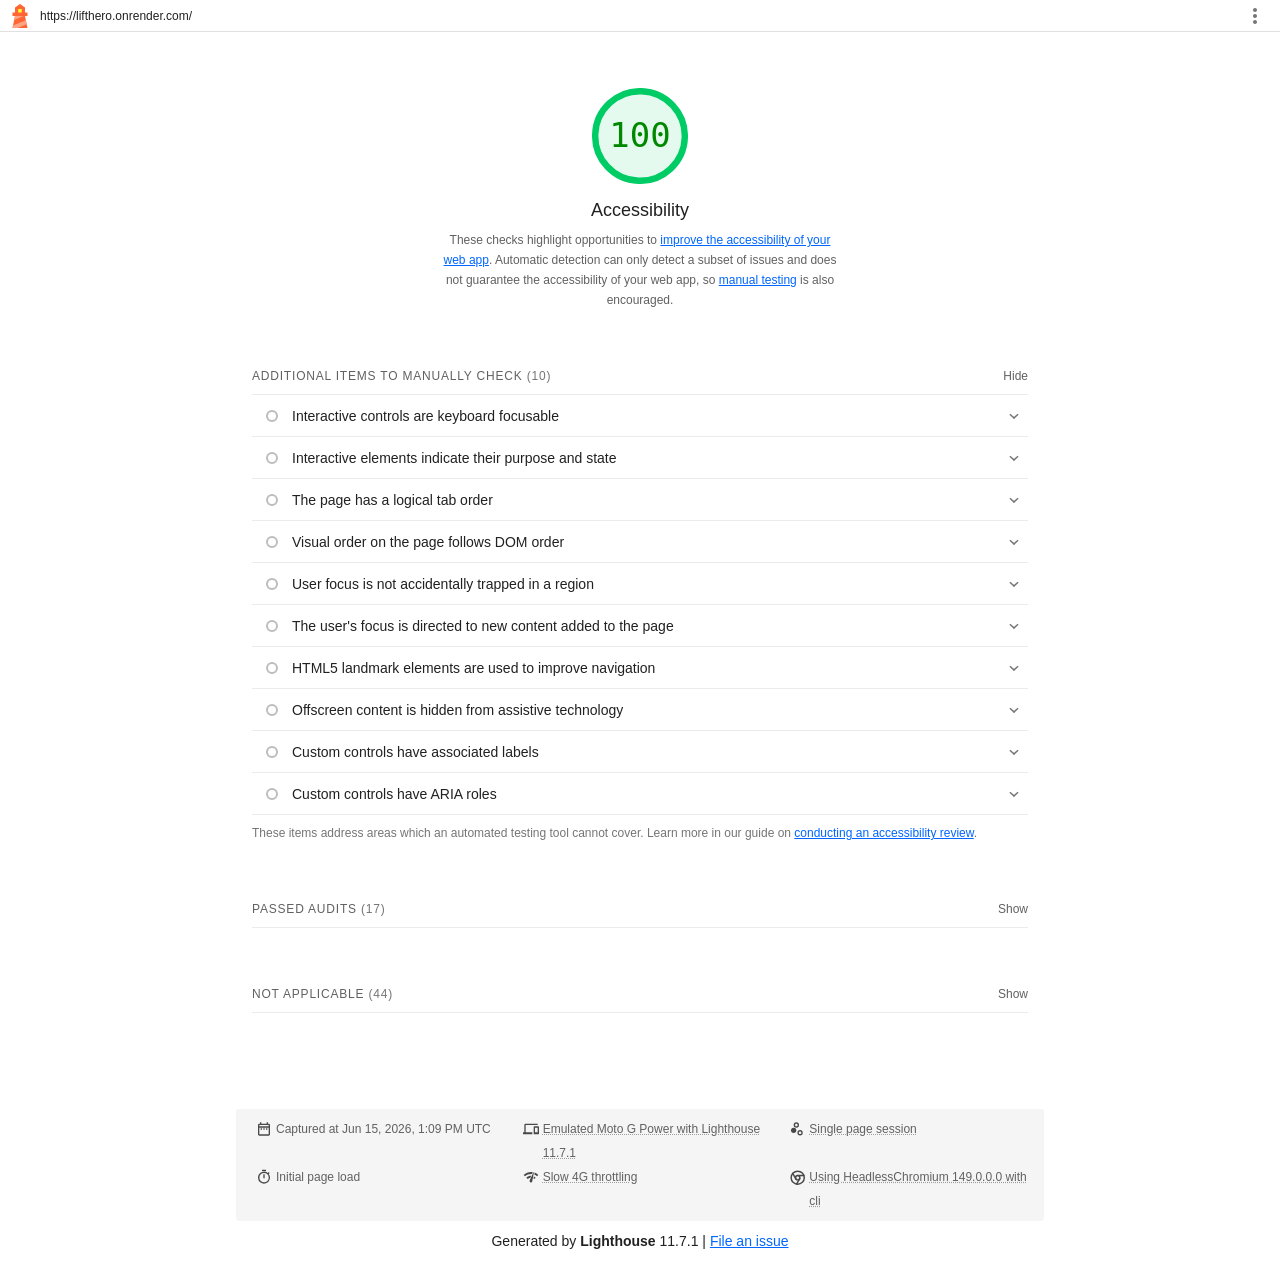
<file: evidencias/lighthouse-lifthero-accessibility.report.html>
<!--
@license
Copyright 2018 Google LLC
SPDX-License-Identifier: Apache-2.0
-->
<!doctype html>
<html lang="en">
<head>
  <meta charset="utf-8">
  <meta name="viewport" content="width=device-width, initial-scale=1, minimum-scale=1">
  <link rel="icon" href='data:image/svg+xml;utf8,<svg fill="none" xmlns="http://www.w3.org/2000/svg" viewBox="0 0 48 48"><path d="m14 7 10-7 10 7v10h5v7h-5l5 24H9l5-24H9v-7h5V7Z" fill="%23F63"/><path d="M31.561 24H14l-1.689 8.105L31.561 24ZM18.983 48H9l1.022-4.907L35.723 32.27l1.663 7.98L18.983 48Z" fill="%23FFA385"/><path fill="%23FF3" d="M20.5 10h7v7h-7z"/></svg>'>
  <title>Lighthouse Report</title>
  <style>body {margin: 0}</style>
</head>
<body>
  <noscript>Lighthouse report requires JavaScript. Please enable.</noscript>

  <div id="lh-log"></div>

  <script>window.__LIGHTHOUSE_JSON__ = {"lighthouseVersion":"11.7.1","requestedUrl":"https://lifthero.onrender.com/","mainDocumentUrl":"https://lifthero.onrender.com/","finalDisplayedUrl":"https://lifthero.onrender.com/","finalUrl":"https://lifthero.onrender.com/","fetchTime":"2026-06-15T13:09:40.109Z","gatherMode":"navigation","runWarnings":[],"userAgent":"Mozilla/5.0 (Macintosh; Intel Mac OS X 10_15_7) AppleWebKit/537.36 (KHTML, like Gecko) HeadlessChrome/149.0.0.0 Safari/537.36","environment":{"networkUserAgent":"Mozilla/5.0 (Linux; Android 11; moto g power (2022)) AppleWebKit/537.36 (KHTML, like Gecko) Chrome/119.0.0.0 Mobile Safari/537.36","hostUserAgent":"Mozilla/5.0 (Macintosh; Intel Mac OS X 10_15_7) AppleWebKit/537.36 (KHTML, like Gecko) HeadlessChrome/149.0.0.0 Safari/537.36","benchmarkIndex":3806.5,"credits":{"axe-core":"4.12.1"}},"audits":{"accesskeys":{"id":"accesskeys","title":"`[accesskey]` values are unique","description":"Access keys let users quickly focus a part of the page. For proper navigation, each access key must be unique. [Learn more about access keys](https://dequeuniversity.com/rules/axe/4.9/accesskeys).","score":null,"scoreDisplayMode":"notApplicable"},"aria-allowed-attr":{"id":"aria-allowed-attr","title":"`[aria-*]` attributes match their roles","description":"Each ARIA `role` supports a specific subset of `aria-*` attributes. Mismatching these invalidates the `aria-*` attributes. [Learn how to match ARIA attributes to their roles](https://dequeuniversity.com/rules/axe/4.9/aria-allowed-attr).","score":1,"scoreDisplayMode":"binary","details":{"type":"table","headings":[],"items":[]}},"aria-allowed-role":{"id":"aria-allowed-role","title":"Values assigned to `role=\"\"` are valid ARIA roles.","description":"ARIA `role`s enable assistive technologies to know the role of each element on the web page. If the `role` values are misspelled, not existing ARIA `role` values, or abstract roles, then the purpose of the element will not be communicated to users of assistive technologies. [Learn more about ARIA roles](https://dequeuniversity.com/rules/axe/4.9/aria-allowed-role).","score":1,"scoreDisplayMode":"binary","details":{"type":"table","headings":[],"items":[]}},"aria-command-name":{"id":"aria-command-name","title":"`button`, `link`, and `menuitem` elements have accessible names","description":"When an element doesn't have an accessible name, screen readers announce it with a generic name, making it unusable for users who rely on screen readers. [Learn how to make command elements more accessible](https://dequeuniversity.com/rules/axe/4.9/aria-command-name).","score":null,"scoreDisplayMode":"notApplicable"},"aria-dialog-name":{"id":"aria-dialog-name","title":"Elements with `role=\"dialog\"` or `role=\"alertdialog\"` have accessible names.","description":"ARIA dialog elements without accessible names may prevent screen readers users from discerning the purpose of these elements. [Learn how to make ARIA dialog elements more accessible](https://dequeuniversity.com/rules/axe/4.9/aria-dialog-name).","score":null,"scoreDisplayMode":"notApplicable"},"aria-hidden-body":{"id":"aria-hidden-body","title":"`[aria-hidden=\"true\"]` is not present on the document `\u003cbody>`","description":"Assistive technologies, like screen readers, work inconsistently when `aria-hidden=\"true\"` is set on the document `\u003cbody>`. [Learn how `aria-hidden` affects the document body](https://dequeuniversity.com/rules/axe/4.9/aria-hidden-body).","score":1,"scoreDisplayMode":"binary","details":{"type":"table","headings":[],"items":[]}},"aria-hidden-focus":{"id":"aria-hidden-focus","title":"`[aria-hidden=\"true\"]` elements do not contain focusable descendents","description":"Focusable descendents within an `[aria-hidden=\"true\"]` element prevent those interactive elements from being available to users of assistive technologies like screen readers. [Learn how `aria-hidden` affects focusable elements](https://dequeuniversity.com/rules/axe/4.9/aria-hidden-focus).","score":1,"scoreDisplayMode":"binary","details":{"type":"table","headings":[],"items":[]}},"aria-input-field-name":{"id":"aria-input-field-name","title":"ARIA input fields have accessible names","description":"When an input field doesn't have an accessible name, screen readers announce it with a generic name, making it unusable for users who rely on screen readers. [Learn more about input field labels](https://dequeuniversity.com/rules/axe/4.9/aria-input-field-name).","score":null,"scoreDisplayMode":"notApplicable"},"aria-meter-name":{"id":"aria-meter-name","title":"ARIA `meter` elements have accessible names","description":"When a meter element doesn't have an accessible name, screen readers announce it with a generic name, making it unusable for users who rely on screen readers. [Learn how to name `meter` elements](https://dequeuniversity.com/rules/axe/4.9/aria-meter-name).","score":null,"scoreDisplayMode":"notApplicable"},"aria-progressbar-name":{"id":"aria-progressbar-name","title":"ARIA `progressbar` elements have accessible names","description":"When a `progressbar` element doesn't have an accessible name, screen readers announce it with a generic name, making it unusable for users who rely on screen readers. [Learn how to label `progressbar` elements](https://dequeuniversity.com/rules/axe/4.9/aria-progressbar-name).","score":null,"scoreDisplayMode":"notApplicable"},"aria-required-attr":{"id":"aria-required-attr","title":"`[role]`s have all required `[aria-*]` attributes","description":"Some ARIA roles have required attributes that describe the state of the element to screen readers. [Learn more about roles and required attributes](https://dequeuniversity.com/rules/axe/4.9/aria-required-attr).","score":null,"scoreDisplayMode":"notApplicable"},"aria-required-children":{"id":"aria-required-children","title":"Elements with an ARIA `[role]` that require children to contain a specific `[role]` have all required children.","description":"Some ARIA parent roles must contain specific child roles to perform their intended accessibility functions. [Learn more about roles and required children elements](https://dequeuniversity.com/rules/axe/4.9/aria-required-children).","score":null,"scoreDisplayMode":"notApplicable"},"aria-required-parent":{"id":"aria-required-parent","title":"`[role]`s are contained by their required parent element","description":"Some ARIA child roles must be contained by specific parent roles to properly perform their intended accessibility functions. [Learn more about ARIA roles and required parent element](https://dequeuniversity.com/rules/axe/4.9/aria-required-parent).","score":null,"scoreDisplayMode":"notApplicable"},"aria-roles":{"id":"aria-roles","title":"`[role]` values are valid","description":"ARIA roles must have valid values in order to perform their intended accessibility functions. [Learn more about valid ARIA roles](https://dequeuniversity.com/rules/axe/4.9/aria-roles).","score":null,"scoreDisplayMode":"notApplicable"},"aria-text":{"id":"aria-text","title":"Elements with the `role=text` attribute do not have focusable descendents.","description":"Adding `role=text` around a text node split by markup enables VoiceOver to treat it as one phrase, but the element's focusable descendents will not be announced. [Learn more about the `role=text` attribute](https://dequeuniversity.com/rules/axe/4.9/aria-text).","score":null,"scoreDisplayMode":"notApplicable"},"aria-toggle-field-name":{"id":"aria-toggle-field-name","title":"ARIA toggle fields have accessible names","description":"When a toggle field doesn't have an accessible name, screen readers announce it with a generic name, making it unusable for users who rely on screen readers. [Learn more about toggle fields](https://dequeuniversity.com/rules/axe/4.9/aria-toggle-field-name).","score":null,"scoreDisplayMode":"notApplicable"},"aria-tooltip-name":{"id":"aria-tooltip-name","title":"ARIA `tooltip` elements have accessible names","description":"When a tooltip element doesn't have an accessible name, screen readers announce it with a generic name, making it unusable for users who rely on screen readers. [Learn how to name `tooltip` elements](https://dequeuniversity.com/rules/axe/4.9/aria-tooltip-name).","score":null,"scoreDisplayMode":"notApplicable"},"aria-treeitem-name":{"id":"aria-treeitem-name","title":"ARIA `treeitem` elements have accessible names","description":"When a `treeitem` element doesn't have an accessible name, screen readers announce it with a generic name, making it unusable for users who rely on screen readers. [Learn more about labeling `treeitem` elements](https://dequeuniversity.com/rules/axe/4.9/aria-treeitem-name).","score":null,"scoreDisplayMode":"notApplicable"},"aria-valid-attr-value":{"id":"aria-valid-attr-value","title":"`[aria-*]` attributes have valid values","description":"Assistive technologies, like screen readers, can't interpret ARIA attributes with invalid values. [Learn more about valid values for ARIA attributes](https://dequeuniversity.com/rules/axe/4.9/aria-valid-attr-value).","score":1,"scoreDisplayMode":"binary","details":{"type":"table","headings":[],"items":[]}},"aria-valid-attr":{"id":"aria-valid-attr","title":"`[aria-*]` attributes are valid and not misspelled","description":"Assistive technologies, like screen readers, can't interpret ARIA attributes with invalid names. [Learn more about valid ARIA attributes](https://dequeuniversity.com/rules/axe/4.9/aria-valid-attr).","score":1,"scoreDisplayMode":"binary","details":{"type":"table","headings":[],"items":[]}},"button-name":{"id":"button-name","title":"Buttons have an accessible name","description":"When a button doesn't have an accessible name, screen readers announce it as \"button\", making it unusable for users who rely on screen readers. [Learn how to make buttons more accessible](https://dequeuniversity.com/rules/axe/4.9/button-name).","score":1,"scoreDisplayMode":"binary","details":{"type":"table","headings":[],"items":[]}},"bypass":{"id":"bypass","title":"The page contains a heading, skip link, or landmark region","description":"Adding ways to bypass repetitive content lets keyboard users navigate the page more efficiently. [Learn more about bypass blocks](https://dequeuniversity.com/rules/axe/4.9/bypass).","score":null,"scoreDisplayMode":"notApplicable"},"color-contrast":{"id":"color-contrast","title":"Background and foreground colors have a sufficient contrast ratio","description":"Low-contrast text is difficult or impossible for many users to read. [Learn how to provide sufficient color contrast](https://dequeuniversity.com/rules/axe/4.9/color-contrast).","score":1,"scoreDisplayMode":"binary","details":{"type":"table","headings":[],"items":[]}},"definition-list":{"id":"definition-list","title":"`\u003cdl>`'s contain only properly-ordered `\u003cdt>` and `\u003cdd>` groups, `\u003cscript>`, `\u003ctemplate>` or `\u003cdiv>` elements.","description":"When definition lists are not properly marked up, screen readers may produce confusing or inaccurate output. [Learn how to structure definition lists correctly](https://dequeuniversity.com/rules/axe/4.9/definition-list).","score":null,"scoreDisplayMode":"notApplicable"},"dlitem":{"id":"dlitem","title":"Definition list items are wrapped in `\u003cdl>` elements","description":"Definition list items (`\u003cdt>` and `\u003cdd>`) must be wrapped in a parent `\u003cdl>` element to ensure that screen readers can properly announce them. [Learn how to structure definition lists correctly](https://dequeuniversity.com/rules/axe/4.9/dlitem).","score":null,"scoreDisplayMode":"notApplicable"},"document-title":{"id":"document-title","title":"Document has a `\u003ctitle>` element","description":"The title gives screen reader users an overview of the page, and search engine users rely on it heavily to determine if a page is relevant to their search. [Learn more about document titles](https://dequeuniversity.com/rules/axe/4.9/document-title).","score":1,"scoreDisplayMode":"binary","details":{"type":"table","headings":[],"items":[]}},"duplicate-id-active":{"id":"duplicate-id-active","title":"`[id]` attributes on active, focusable elements are unique","description":"All focusable elements must have a unique `id` to ensure that they're visible to assistive technologies. [Learn how to fix duplicate `id`s](https://dequeuniversity.com/rules/axe/4.9/duplicate-id-active).","score":1,"scoreDisplayMode":"binary","details":{"type":"table","headings":[],"items":[]}},"duplicate-id-aria":{"id":"duplicate-id-aria","title":"ARIA IDs are unique","description":"The value of an ARIA ID must be unique to prevent other instances from being overlooked by assistive technologies. [Learn how to fix duplicate ARIA IDs](https://dequeuniversity.com/rules/axe/4.9/duplicate-id-aria).","score":null,"scoreDisplayMode":"notApplicable"},"empty-heading":{"id":"empty-heading","title":"All heading elements contain content.","description":"A heading with no content or inaccessible text prevent screen reader users from accessing information on the page's structure. [Learn more about headings](https://dequeuniversity.com/rules/axe/4.9/empty-heading).","score":null,"scoreDisplayMode":"notApplicable"},"form-field-multiple-labels":{"id":"form-field-multiple-labels","title":"No form fields have multiple labels","description":"Form fields with multiple labels can be confusingly announced by assistive technologies like screen readers which use either the first, the last, or all of the labels. [Learn how to use form labels](https://dequeuniversity.com/rules/axe/4.9/form-field-multiple-labels).","score":null,"scoreDisplayMode":"notApplicable"},"frame-title":{"id":"frame-title","title":"`\u003cframe>` or `\u003ciframe>` elements have a title","description":"Screen reader users rely on frame titles to describe the contents of frames. [Learn more about frame titles](https://dequeuniversity.com/rules/axe/4.9/frame-title).","score":null,"scoreDisplayMode":"notApplicable"},"heading-order":{"id":"heading-order","title":"Heading elements appear in a sequentially-descending order","description":"Properly ordered headings that do not skip levels convey the semantic structure of the page, making it easier to navigate and understand when using assistive technologies. [Learn more about heading order](https://dequeuniversity.com/rules/axe/4.9/heading-order).","score":1,"scoreDisplayMode":"binary","details":{"type":"table","headings":[],"items":[]}},"html-has-lang":{"id":"html-has-lang","title":"`\u003chtml>` element has a `[lang]` attribute","description":"If a page doesn't specify a `lang` attribute, a screen reader assumes that the page is in the default language that the user chose when setting up the screen reader. If the page isn't actually in the default language, then the screen reader might not announce the page's text correctly. [Learn more about the `lang` attribute](https://dequeuniversity.com/rules/axe/4.9/html-has-lang).","score":1,"scoreDisplayMode":"binary","details":{"type":"table","headings":[],"items":[]}},"html-lang-valid":{"id":"html-lang-valid","title":"`\u003chtml>` element has a valid value for its `[lang]` attribute","description":"Specifying a valid [BCP 47 language](https://www.w3.org/International/questions/qa-choosing-language-tags#question) helps screen readers announce text properly. [Learn how to use the `lang` attribute](https://dequeuniversity.com/rules/axe/4.9/html-lang-valid).","score":1,"scoreDisplayMode":"binary","details":{"type":"table","headings":[],"items":[]}},"html-xml-lang-mismatch":{"id":"html-xml-lang-mismatch","title":"`\u003chtml>` element has an `[xml:lang]` attribute with the same base language as the `[lang]` attribute.","description":"If the webpage does not specify a consistent language, then the screen reader might not announce the page's text correctly. [Learn more about the `lang` attribute](https://dequeuniversity.com/rules/axe/4.9/html-xml-lang-mismatch).","score":null,"scoreDisplayMode":"notApplicable"},"identical-links-same-purpose":{"id":"identical-links-same-purpose","title":"Identical links have the same purpose.","description":"Links with the same destination should have the same description, to help users understand the link's purpose and decide whether to follow it. [Learn more about identical links](https://dequeuniversity.com/rules/axe/4.9/identical-links-same-purpose).","score":null,"scoreDisplayMode":"notApplicable"},"image-alt":{"id":"image-alt","title":"Image elements have `[alt]` attributes","description":"Informative elements should aim for short, descriptive alternate text. Decorative elements can be ignored with an empty alt attribute. [Learn more about the `alt` attribute](https://dequeuniversity.com/rules/axe/4.9/image-alt).","score":null,"scoreDisplayMode":"notApplicable"},"image-redundant-alt":{"id":"image-redundant-alt","title":"Image elements do not have `[alt]` attributes that are redundant text.","description":"Informative elements should aim for short, descriptive alternative text. Alternative text that is exactly the same as the text adjacent to the link or image is potentially confusing for screen reader users, because the text will be read twice. [Learn more about the `alt` attribute](https://dequeuniversity.com/rules/axe/4.9/image-redundant-alt).","score":null,"scoreDisplayMode":"notApplicable"},"input-button-name":{"id":"input-button-name","title":"Input buttons have discernible text.","description":"Adding discernable and accessible text to input buttons may help screen reader users understand the purpose of the input button. [Learn more about input buttons](https://dequeuniversity.com/rules/axe/4.9/input-button-name).","score":null,"scoreDisplayMode":"notApplicable"},"input-image-alt":{"id":"input-image-alt","title":"`\u003cinput type=\"image\">` elements have `[alt]` text","description":"When an image is being used as an `\u003cinput>` button, providing alternative text can help screen reader users understand the purpose of the button. [Learn about input image alt text](https://dequeuniversity.com/rules/axe/4.9/input-image-alt).","score":null,"scoreDisplayMode":"notApplicable"},"label-content-name-mismatch":{"id":"label-content-name-mismatch","title":"Elements with visible text labels have matching accessible names.","description":"Visible text labels that do not match the accessible name can result in a confusing experience for screen reader users. [Learn more about accessible names](https://dequeuniversity.com/rules/axe/4.9/label-content-name-mismatch).","score":null,"scoreDisplayMode":"notApplicable"},"label":{"id":"label","title":"Form elements have associated labels","description":"Labels ensure that form controls are announced properly by assistive technologies, like screen readers. [Learn more about form element labels](https://dequeuniversity.com/rules/axe/4.9/label).","score":null,"scoreDisplayMode":"notApplicable"},"landmark-one-main":{"id":"landmark-one-main","title":"Document has a main landmark.","description":"One main landmark helps screen reader users navigate a web page. [Learn more about landmarks](https://dequeuniversity.com/rules/axe/4.9/landmark-one-main).","score":null,"scoreDisplayMode":"notApplicable"},"link-name":{"id":"link-name","title":"Links have a discernible name","description":"Link text (and alternate text for images, when used as links) that is discernible, unique, and focusable improves the navigation experience for screen reader users. [Learn how to make links accessible](https://dequeuniversity.com/rules/axe/4.9/link-name).","score":1,"scoreDisplayMode":"binary","details":{"type":"table","headings":[],"items":[]}},"link-in-text-block":{"id":"link-in-text-block","title":"Links are distinguishable without relying on color.","description":"Low-contrast text is difficult or impossible for many users to read. Link text that is discernible improves the experience for users with low vision. [Learn how to make links distinguishable](https://dequeuniversity.com/rules/axe/4.9/link-in-text-block).","score":null,"scoreDisplayMode":"notApplicable"},"list":{"id":"list","title":"Lists contain only `\u003cli>` elements and script supporting elements (`\u003cscript>` and `\u003ctemplate>`).","description":"Screen readers have a specific way of announcing lists. Ensuring proper list structure aids screen reader output. [Learn more about proper list structure](https://dequeuniversity.com/rules/axe/4.9/list).","score":null,"scoreDisplayMode":"notApplicable"},"listitem":{"id":"listitem","title":"List items (`\u003cli>`) are contained within `\u003cul>`, `\u003col>` or `\u003cmenu>` parent elements","description":"Screen readers require list items (`\u003cli>`) to be contained within a parent `\u003cul>`, `\u003col>` or `\u003cmenu>` to be announced properly. [Learn more about proper list structure](https://dequeuniversity.com/rules/axe/4.9/listitem).","score":null,"scoreDisplayMode":"notApplicable"},"meta-refresh":{"id":"meta-refresh","title":"The document does not use `\u003cmeta http-equiv=\"refresh\">`","description":"Users do not expect a page to refresh automatically, and doing so will move focus back to the top of the page. This may create a frustrating or confusing experience. [Learn more about the refresh meta tag](https://dequeuniversity.com/rules/axe/4.9/meta-refresh).","score":null,"scoreDisplayMode":"notApplicable"},"meta-viewport":{"id":"meta-viewport","title":"`[user-scalable=\"no\"]` is not used in the `\u003cmeta name=\"viewport\">` element and the `[maximum-scale]` attribute is not less than 5.","description":"Disabling zooming is problematic for users with low vision who rely on screen magnification to properly see the contents of a web page. [Learn more about the viewport meta tag](https://dequeuniversity.com/rules/axe/4.9/meta-viewport).","score":1,"scoreDisplayMode":"binary","details":{"type":"table","headings":[],"items":[]}},"object-alt":{"id":"object-alt","title":"`\u003cobject>` elements have alternate text","description":"Screen readers cannot translate non-text content. Adding alternate text to `\u003cobject>` elements helps screen readers convey meaning to users. [Learn more about alt text for `object` elements](https://dequeuniversity.com/rules/axe/4.9/object-alt).","score":null,"scoreDisplayMode":"notApplicable"},"select-name":{"id":"select-name","title":"Select elements have associated label elements.","description":"Form elements without effective labels can create frustrating experiences for screen reader users. [Learn more about the `select` element](https://dequeuniversity.com/rules/axe/4.9/select-name).","score":null,"scoreDisplayMode":"notApplicable"},"skip-link":{"id":"skip-link","title":"Skip links are focusable.","description":"Including a skip link can help users skip to the main content to save time. [Learn more about skip links](https://dequeuniversity.com/rules/axe/4.9/skip-link).","score":1,"scoreDisplayMode":"binary","details":{"type":"table","headings":[],"items":[]}},"tabindex":{"id":"tabindex","title":"No element has a `[tabindex]` value greater than 0","description":"A value greater than 0 implies an explicit navigation ordering. Although technically valid, this often creates frustrating experiences for users who rely on assistive technologies. [Learn more about the `tabindex` attribute](https://dequeuniversity.com/rules/axe/4.9/tabindex).","score":1,"scoreDisplayMode":"binary","details":{"type":"table","headings":[],"items":[]}},"table-duplicate-name":{"id":"table-duplicate-name","title":"Tables have different content in the summary attribute and `\u003ccaption>`.","description":"The summary attribute should describe the table structure, while `\u003ccaption>` should have the onscreen title. Accurate table mark-up helps users of screen readers. [Learn more about summary and caption](https://dequeuniversity.com/rules/axe/4.9/table-duplicate-name).","score":null,"scoreDisplayMode":"notApplicable"},"table-fake-caption":{"id":"table-fake-caption","title":"Tables use `\u003ccaption>` instead of cells with the `[colspan]` attribute to indicate a caption.","description":"Screen readers have features to make navigating tables easier. Ensuring that tables use the actual caption element instead of cells with the `[colspan]` attribute may improve the experience for screen reader users. [Learn more about captions](https://dequeuniversity.com/rules/axe/4.9/table-fake-caption).","score":null,"scoreDisplayMode":"notApplicable"},"target-size":{"id":"target-size","title":"Touch targets have sufficient size and spacing.","description":"Touch targets with sufficient size and spacing help users who may have difficulty targeting small controls to activate the targets. [Learn more about touch targets](https://dequeuniversity.com/rules/axe/4.9/target-size).","score":null,"scoreDisplayMode":"notApplicable"},"td-has-header":{"id":"td-has-header","title":"`\u003ctd>` elements in a large `\u003ctable>` have one or more table headers.","description":"Screen readers have features to make navigating tables easier. Ensuring that `\u003ctd>` elements in a large table (3 or more cells in width and height) have an associated table header may improve the experience for screen reader users. [Learn more about table headers](https://dequeuniversity.com/rules/axe/4.9/td-has-header).","score":null,"scoreDisplayMode":"notApplicable"},"td-headers-attr":{"id":"td-headers-attr","title":"Cells in a `\u003ctable>` element that use the `[headers]` attribute refer to table cells within the same table.","description":"Screen readers have features to make navigating tables easier. Ensuring `\u003ctd>` cells using the `[headers]` attribute only refer to other cells in the same table may improve the experience for screen reader users. [Learn more about the `headers` attribute](https://dequeuniversity.com/rules/axe/4.9/td-headers-attr).","score":null,"scoreDisplayMode":"notApplicable"},"th-has-data-cells":{"id":"th-has-data-cells","title":"`\u003cth>` elements and elements with `[role=\"columnheader\"/\"rowheader\"]` have data cells they describe.","description":"Screen readers have features to make navigating tables easier. Ensuring table headers always refer to some set of cells may improve the experience for screen reader users. [Learn more about table headers](https://dequeuniversity.com/rules/axe/4.9/th-has-data-cells).","score":null,"scoreDisplayMode":"notApplicable"},"valid-lang":{"id":"valid-lang","title":"`[lang]` attributes have a valid value","description":"Specifying a valid [BCP 47 language](https://www.w3.org/International/questions/qa-choosing-language-tags#question) on elements helps ensure that text is pronounced correctly by a screen reader. [Learn how to use the `lang` attribute](https://dequeuniversity.com/rules/axe/4.9/valid-lang).","score":null,"scoreDisplayMode":"notApplicable"},"video-caption":{"id":"video-caption","title":"`\u003cvideo>` elements contain a `\u003ctrack>` element with `[kind=\"captions\"]`","description":"When a video provides a caption it is easier for deaf and hearing impaired users to access its information. [Learn more about video captions](https://dequeuniversity.com/rules/axe/4.9/video-caption).","score":null,"scoreDisplayMode":"notApplicable"},"custom-controls-labels":{"id":"custom-controls-labels","title":"Custom controls have associated labels","description":"Custom interactive controls have associated labels, provided by aria-label or aria-labelledby. [Learn more about custom controls and labels](https://developer.chrome.com/docs/lighthouse/accessibility/custom-controls-labels/).","score":null,"scoreDisplayMode":"manual"},"custom-controls-roles":{"id":"custom-controls-roles","title":"Custom controls have ARIA roles","description":"Custom interactive controls have appropriate ARIA roles. [Learn how to add roles to custom controls](https://developer.chrome.com/docs/lighthouse/accessibility/custom-control-roles/).","score":null,"scoreDisplayMode":"manual"},"focus-traps":{"id":"focus-traps","title":"User focus is not accidentally trapped in a region","description":"A user can tab into and out of any control or region without accidentally trapping their focus. [Learn how to avoid focus traps](https://developer.chrome.com/docs/lighthouse/accessibility/focus-traps/).","score":null,"scoreDisplayMode":"manual"},"focusable-controls":{"id":"focusable-controls","title":"Interactive controls are keyboard focusable","description":"Custom interactive controls are keyboard focusable and display a focus indicator. [Learn how to make custom controls focusable](https://developer.chrome.com/docs/lighthouse/accessibility/focusable-controls/).","score":null,"scoreDisplayMode":"manual"},"interactive-element-affordance":{"id":"interactive-element-affordance","title":"Interactive elements indicate their purpose and state","description":"Interactive elements, such as links and buttons, should indicate their state and be distinguishable from non-interactive elements. [Learn how to decorate interactive elements with affordance hints](https://developer.chrome.com/docs/lighthouse/accessibility/interactive-element-affordance/).","score":null,"scoreDisplayMode":"manual"},"logical-tab-order":{"id":"logical-tab-order","title":"The page has a logical tab order","description":"Tabbing through the page follows the visual layout. Users cannot focus elements that are offscreen. [Learn more about logical tab ordering](https://developer.chrome.com/docs/lighthouse/accessibility/logical-tab-order/).","score":null,"scoreDisplayMode":"manual"},"managed-focus":{"id":"managed-focus","title":"The user's focus is directed to new content added to the page","description":"If new content, such as a dialog, is added to the page, the user's focus is directed to it. [Learn how to direct focus to new content](https://developer.chrome.com/docs/lighthouse/accessibility/managed-focus/).","score":null,"scoreDisplayMode":"manual"},"offscreen-content-hidden":{"id":"offscreen-content-hidden","title":"Offscreen content is hidden from assistive technology","description":"Offscreen content is hidden with display: none or aria-hidden=true. [Learn how to properly hide offscreen content](https://developer.chrome.com/docs/lighthouse/accessibility/offscreen-content-hidden/).","score":null,"scoreDisplayMode":"manual"},"use-landmarks":{"id":"use-landmarks","title":"HTML5 landmark elements are used to improve navigation","description":"Landmark elements (`\u003cmain>`, `\u003cnav>`, etc.) are used to improve the keyboard navigation of the page for assistive technology. [Learn more about landmark elements](https://developer.chrome.com/docs/lighthouse/accessibility/use-landmarks/).","score":null,"scoreDisplayMode":"manual"},"visual-order-follows-dom":{"id":"visual-order-follows-dom","title":"Visual order on the page follows DOM order","description":"DOM order matches the visual order, improving navigation for assistive technology. [Learn more about DOM and visual ordering](https://developer.chrome.com/docs/lighthouse/accessibility/visual-order-follows-dom/).","score":null,"scoreDisplayMode":"manual"}},"configSettings":{"output":["html","json"],"maxWaitForFcp":30000,"maxWaitForLoad":45000,"pauseAfterFcpMs":1000,"pauseAfterLoadMs":1000,"networkQuietThresholdMs":1000,"cpuQuietThresholdMs":1000,"formFactor":"mobile","throttling":{"rttMs":150,"throughputKbps":1638.4,"requestLatencyMs":562.5,"downloadThroughputKbps":1474.5600000000002,"uploadThroughputKbps":675,"cpuSlowdownMultiplier":4},"throttlingMethod":"simulate","screenEmulation":{"mobile":true,"width":412,"height":823,"deviceScaleFactor":1.75,"disabled":false},"emulatedUserAgent":"Mozilla/5.0 (Linux; Android 11; moto g power (2022)) AppleWebKit/537.36 (KHTML, like Gecko) Chrome/119.0.0.0 Mobile Safari/537.36","auditMode":false,"gatherMode":false,"clearStorageTypes":["file_systems","shader_cache","service_workers","cache_storage"],"disableStorageReset":false,"debugNavigation":false,"channel":"cli","usePassiveGathering":false,"disableFullPageScreenshot":false,"skipAboutBlank":false,"blankPage":"about:blank","ignoreStatusCode":false,"budgets":null,"locale":"en-US","blockedUrlPatterns":null,"additionalTraceCategories":null,"extraHeaders":null,"precomputedLanternData":null,"onlyAudits":null,"onlyCategories":["accessibility"],"skipAudits":null},"categories":{"accessibility":{"title":"Accessibility","description":"These checks highlight opportunities to [improve the accessibility of your web app](https://developer.chrome.com/docs/lighthouse/accessibility/). Automatic detection can only detect a subset of issues and does not guarantee the accessibility of your web app, so [manual testing](https://web.dev/articles/how-to-review) is also encouraged.","manualDescription":"These items address areas which an automated testing tool cannot cover. Learn more in our guide on [conducting an accessibility review](https://web.dev/articles/how-to-review).","supportedModes":["navigation","snapshot"],"auditRefs":[{"id":"accesskeys","weight":0,"group":"a11y-navigation"},{"id":"aria-allowed-attr","weight":10,"group":"a11y-aria"},{"id":"aria-allowed-role","weight":1,"group":"a11y-aria"},{"id":"aria-command-name","weight":0,"group":"a11y-aria"},{"id":"aria-dialog-name","weight":0,"group":"a11y-aria"},{"id":"aria-hidden-body","weight":10,"group":"a11y-aria"},{"id":"aria-hidden-focus","weight":7,"group":"a11y-aria"},{"id":"aria-input-field-name","weight":0,"group":"a11y-aria"},{"id":"aria-meter-name","weight":0,"group":"a11y-aria"},{"id":"aria-progressbar-name","weight":0,"group":"a11y-aria"},{"id":"aria-required-attr","weight":0,"group":"a11y-aria"},{"id":"aria-required-children","weight":0,"group":"a11y-aria"},{"id":"aria-required-parent","weight":0,"group":"a11y-aria"},{"id":"aria-roles","weight":0,"group":"a11y-aria"},{"id":"aria-text","weight":0,"group":"a11y-aria"},{"id":"aria-toggle-field-name","weight":0,"group":"a11y-aria"},{"id":"aria-tooltip-name","weight":0,"group":"a11y-aria"},{"id":"aria-treeitem-name","weight":0,"group":"a11y-aria"},{"id":"aria-valid-attr-value","weight":10,"group":"a11y-aria"},{"id":"aria-valid-attr","weight":10,"group":"a11y-aria"},{"id":"button-name","weight":10,"group":"a11y-names-labels"},{"id":"bypass","weight":0,"group":"a11y-navigation"},{"id":"color-contrast","weight":7,"group":"a11y-color-contrast"},{"id":"definition-list","weight":0,"group":"a11y-tables-lists"},{"id":"dlitem","weight":0,"group":"a11y-tables-lists"},{"id":"document-title","weight":7,"group":"a11y-names-labels"},{"id":"duplicate-id-active","weight":7,"group":"a11y-navigation"},{"id":"duplicate-id-aria","weight":0,"group":"a11y-aria"},{"id":"form-field-multiple-labels","weight":0,"group":"a11y-names-labels"},{"id":"frame-title","weight":0,"group":"a11y-names-labels"},{"id":"heading-order","weight":3,"group":"a11y-navigation"},{"id":"html-has-lang","weight":7,"group":"a11y-language"},{"id":"html-lang-valid","weight":7,"group":"a11y-language"},{"id":"html-xml-lang-mismatch","weight":0,"group":"a11y-language"},{"id":"image-alt","weight":0,"group":"a11y-names-labels"},{"id":"image-redundant-alt","weight":0,"group":"a11y-names-labels"},{"id":"input-button-name","weight":0,"group":"a11y-names-labels"},{"id":"input-image-alt","weight":0,"group":"a11y-names-labels"},{"id":"label","weight":0,"group":"a11y-names-labels"},{"id":"link-in-text-block","weight":0,"group":"a11y-color-contrast"},{"id":"link-name","weight":7,"group":"a11y-names-labels"},{"id":"list","weight":0,"group":"a11y-tables-lists"},{"id":"listitem","weight":0,"group":"a11y-tables-lists"},{"id":"meta-refresh","weight":0,"group":"a11y-best-practices"},{"id":"meta-viewport","weight":10,"group":"a11y-best-practices"},{"id":"object-alt","weight":0,"group":"a11y-names-labels"},{"id":"select-name","weight":0,"group":"a11y-names-labels"},{"id":"skip-link","weight":3,"group":"a11y-names-labels"},{"id":"tabindex","weight":7,"group":"a11y-navigation"},{"id":"table-duplicate-name","weight":0,"group":"a11y-tables-lists"},{"id":"td-headers-attr","weight":0,"group":"a11y-tables-lists"},{"id":"th-has-data-cells","weight":0,"group":"a11y-tables-lists"},{"id":"valid-lang","weight":0,"group":"a11y-language"},{"id":"video-caption","weight":0,"group":"a11y-audio-video"},{"id":"focusable-controls","weight":0},{"id":"interactive-element-affordance","weight":0},{"id":"logical-tab-order","weight":0},{"id":"visual-order-follows-dom","weight":0},{"id":"focus-traps","weight":0},{"id":"managed-focus","weight":0},{"id":"use-landmarks","weight":0},{"id":"offscreen-content-hidden","weight":0},{"id":"custom-controls-labels","weight":0},{"id":"custom-controls-roles","weight":0},{"id":"empty-heading","weight":0,"group":"hidden"},{"id":"identical-links-same-purpose","weight":0,"group":"hidden"},{"id":"landmark-one-main","weight":0,"group":"hidden"},{"id":"target-size","weight":0,"group":"hidden"},{"id":"label-content-name-mismatch","weight":0,"group":"hidden"},{"id":"table-fake-caption","weight":0,"group":"hidden"},{"id":"td-has-header","weight":0,"group":"hidden"}],"id":"accessibility","score":1}},"categoryGroups":{"metrics":{"title":"Metrics"},"load-opportunities":{"title":"Opportunities","description":"These suggestions can help your page load faster. They don't [directly affect](https://developer.chrome.com/docs/lighthouse/performance/performance-scoring/) the Performance score."},"budgets":{"title":"Budgets","description":"Performance budgets set standards for the performance of your site."},"diagnostics":{"title":"Diagnostics","description":"More information about the performance of your application. These numbers don't [directly affect](https://developer.chrome.com/docs/lighthouse/performance/performance-scoring/) the Performance score."},"pwa-installable":{"title":"Installable"},"pwa-optimized":{"title":"PWA Optimized"},"a11y-best-practices":{"title":"Best practices","description":"These items highlight common accessibility best practices."},"a11y-color-contrast":{"title":"Contrast","description":"These are opportunities to improve the legibility of your content."},"a11y-names-labels":{"title":"Names and labels","description":"These are opportunities to improve the semantics of the controls in your application. This may enhance the experience for users of assistive technology, like a screen reader."},"a11y-navigation":{"title":"Navigation","description":"These are opportunities to improve keyboard navigation in your application."},"a11y-aria":{"title":"ARIA","description":"These are opportunities to improve the usage of ARIA in your application which may enhance the experience for users of assistive technology, like a screen reader."},"a11y-language":{"title":"Internationalization and localization","description":"These are opportunities to improve the interpretation of your content by users in different locales."},"a11y-audio-video":{"title":"Audio and video","description":"These are opportunities to provide alternative content for audio and video. This may improve the experience for users with hearing or vision impairments."},"a11y-tables-lists":{"title":"Tables and lists","description":"These are opportunities to improve the experience of reading tabular or list data using assistive technology, like a screen reader."},"seo-mobile":{"title":"Mobile Friendly","description":"Make sure your pages are mobile friendly so users don’t have to pinch or zoom in order to read the content pages. [Learn how to make pages mobile-friendly](https://developers.google.com/search/mobile-sites/)."},"seo-content":{"title":"Content Best Practices","description":"Format your HTML in a way that enables crawlers to better understand your app’s content."},"seo-crawl":{"title":"Crawling and Indexing","description":"To appear in search results, crawlers need access to your app."},"best-practices-trust-safety":{"title":"Trust and Safety"},"best-practices-ux":{"title":"User Experience"},"best-practices-browser-compat":{"title":"Browser Compatibility"},"best-practices-general":{"title":"General"},"hidden":{"title":""}},"stackPacks":[],"fullPageScreenshot":{"screenshot":{"data":"[data-uri]","width":412,"height":1326},"nodes":{"1-0-P":{"id":"","top":28,"bottom":46,"left":16,"right":396,"width":380,"height":18},"1-1-BODY":{"id":"","top":0,"bottom":1326,"left":0,"right":412,"width":412,"height":1326}}},"timing":{"entries":[{"startTime":1374.31,"name":"lh:config","duration":262.06,"entryType":"measure"},{"startTime":1375.49,"name":"lh:config:resolveArtifactsToDefns","duration":56.87,"entryType":"measure"},{"startTime":1636.45,"name":"lh:runner:gather","duration":5265.74,"entryType":"measure"},{"startTime":1744.85,"name":"lh:driver:connect","duration":2.85,"entryType":"measure"},{"startTime":1747.8,"name":"lh:driver:navigate","duration":37.72,"entryType":"measure"},{"startTime":1785.71,"name":"lh:gather:getBenchmarkIndex","duration":1004.45,"entryType":"measure"},{"startTime":2790.33,"name":"lh:gather:getVersion","duration":1.05,"entryType":"measure"},{"startTime":2791.53,"name":"lh:prepare:navigationMode","duration":44.55,"entryType":"measure"},{"startTime":2806.84,"name":"lh:storage:clearDataForOrigin","duration":16.93,"entryType":"measure"},{"startTime":2823.9,"name":"lh:storage:clearBrowserCaches","duration":9.59,"entryType":"measure"},{"startTime":2835.14,"name":"lh:gather:prepareThrottlingAndNetwork","duration":0.92,"entryType":"measure"},{"startTime":2840.4,"name":"lh:driver:navigate","duration":2796.45,"entryType":"measure"},{"startTime":5640.3,"name":"lh:computed:NetworkRecords","duration":1.35,"entryType":"measure"},{"startTime":5642.01,"name":"lh:gather:getArtifact:DevtoolsLog","duration":0.02,"entryType":"measure"},{"startTime":5642.05,"name":"lh:gather:getArtifact:Accessibility","duration":128.54,"entryType":"measure"},{"startTime":5770.74,"name":"lh:gather:getArtifact:NetworkUserAgent","duration":0.04,"entryType":"measure"},{"startTime":5770.79,"name":"lh:gather:getArtifact:Stacks","duration":10.31,"entryType":"measure"},{"startTime":5770.84,"name":"lh:gather:collectStacks","duration":10.25,"entryType":"measure"},{"startTime":5781.11,"name":"lh:gather:getArtifact:FullPageScreenshot","duration":1108.97,"entryType":"measure"},{"startTime":6902.44,"name":"lh:runner:audit","duration":103.95,"entryType":"measure"},{"startTime":6902.5,"name":"lh:runner:auditing","duration":103.42,"entryType":"measure"},{"startTime":6903.26,"name":"lh:audit:accesskeys","duration":0.56,"entryType":"measure"},{"startTime":6903.94,"name":"lh:audit:aria-allowed-attr","duration":2.25,"entryType":"measure"},{"startTime":6906.35,"name":"lh:audit:aria-allowed-role","duration":2.57,"entryType":"measure"},{"startTime":6909.05,"name":"lh:audit:aria-command-name","duration":2.51,"entryType":"measure"},{"startTime":6911.68,"name":"lh:audit:aria-dialog-name","duration":0.37,"entryType":"measure"},{"startTime":6912.15,"name":"lh:audit:aria-hidden-body","duration":1.76,"entryType":"measure"},{"startTime":6914.03,"name":"lh:audit:aria-hidden-focus","duration":1.84,"entryType":"measure"},{"startTime":6916.02,"name":"lh:audit:aria-input-field-name","duration":0.44,"entryType":"measure"},{"startTime":6916.66,"name":"lh:audit:aria-meter-name","duration":0.43,"entryType":"measure"},{"startTime":6917.19,"name":"lh:audit:aria-progressbar-name","duration":0.44,"entryType":"measure"},{"startTime":6917.86,"name":"lh:audit:aria-required-attr","duration":0.45,"entryType":"measure"},{"startTime":6918.5,"name":"lh:audit:aria-required-children","duration":0.71,"entryType":"measure"},{"startTime":6919.31,"name":"lh:audit:aria-required-parent","duration":0.54,"entryType":"measure"},{"startTime":6919.94,"name":"lh:audit:aria-roles","duration":0.55,"entryType":"measure"},{"startTime":6920.6,"name":"lh:audit:aria-text","duration":0.72,"entryType":"measure"},{"startTime":6921.45,"name":"lh:audit:aria-toggle-field-name","duration":0.62,"entryType":"measure"},{"startTime":6922.16,"name":"lh:audit:aria-tooltip-name","duration":0.63,"entryType":"measure"},{"startTime":6922.89,"name":"lh:audit:aria-treeitem-name","duration":0.76,"entryType":"measure"},{"startTime":6923.79,"name":"lh:audit:aria-valid-attr-value","duration":1.52,"entryType":"measure"},{"startTime":6925.41,"name":"lh:audit:aria-valid-attr","duration":1.38,"entryType":"measure"},{"startTime":6926.91,"name":"lh:audit:button-name","duration":3.56,"entryType":"measure"},{"startTime":6930.58,"name":"lh:audit:bypass","duration":1.44,"entryType":"measure"},{"startTime":6932.13,"name":"lh:audit:color-contrast","duration":1.54,"entryType":"measure"},{"startTime":6933.78,"name":"lh:audit:definition-list","duration":0.97,"entryType":"measure"},{"startTime":6934.84,"name":"lh:audit:dlitem","duration":0.68,"entryType":"measure"},{"startTime":6935.61,"name":"lh:audit:document-title","duration":1.4,"entryType":"measure"},{"startTime":6937.1,"name":"lh:audit:duplicate-id-active","duration":4.41,"entryType":"measure"},{"startTime":6941.63,"name":"lh:audit:duplicate-id-aria","duration":1.46,"entryType":"measure"},{"startTime":6943.21,"name":"lh:audit:empty-heading","duration":1.24,"entryType":"measure"},{"startTime":6944.54,"name":"lh:audit:form-field-multiple-labels","duration":0.6,"entryType":"measure"},{"startTime":6945.21,"name":"lh:audit:frame-title","duration":0.61,"entryType":"measure"},{"startTime":6945.89,"name":"lh:audit:heading-order","duration":1.21,"entryType":"measure"},{"startTime":6947.19,"name":"lh:audit:html-has-lang","duration":1.39,"entryType":"measure"},{"startTime":6948.67,"name":"lh:audit:html-lang-valid","duration":1.38,"entryType":"measure"},{"startTime":6950.15,"name":"lh:audit:html-xml-lang-mismatch","duration":0.89,"entryType":"measure"},{"startTime":6951.16,"name":"lh:audit:identical-links-same-purpose","duration":4.15,"entryType":"measure"},{"startTime":6955.41,"name":"lh:audit:image-alt","duration":0.8,"entryType":"measure"},{"startTime":6956.3,"name":"lh:audit:image-redundant-alt","duration":0.85,"entryType":"measure"},{"startTime":6957.24,"name":"lh:audit:input-button-name","duration":0.91,"entryType":"measure"},{"startTime":6958.27,"name":"lh:audit:input-image-alt","duration":0.86,"entryType":"measure"},{"startTime":6959.22,"name":"lh:audit:label-content-name-mismatch","duration":0.83,"entryType":"measure"},{"startTime":6960.12,"name":"lh:audit:label","duration":0.77,"entryType":"measure"},{"startTime":6960.97,"name":"lh:audit:landmark-one-main","duration":1.08,"entryType":"measure"},{"startTime":6962.22,"name":"lh:audit:link-name","duration":1.21,"entryType":"measure"},{"startTime":6963.51,"name":"lh:audit:link-in-text-block","duration":0.89,"entryType":"measure"},{"startTime":6964.48,"name":"lh:audit:list","duration":3.89,"entryType":"measure"},{"startTime":6968.48,"name":"lh:audit:listitem","duration":1.01,"entryType":"measure"},{"startTime":6969.59,"name":"lh:audit:meta-refresh","duration":0.96,"entryType":"measure"},{"startTime":6970.63,"name":"lh:audit:meta-viewport","duration":1.45,"entryType":"measure"},{"startTime":6972.17,"name":"lh:audit:object-alt","duration":1.11,"entryType":"measure"},{"startTime":6973.36,"name":"lh:audit:select-name","duration":1.28,"entryType":"measure"},{"startTime":6974.73,"name":"lh:audit:skip-link","duration":1.21,"entryType":"measure"},{"startTime":6976.03,"name":"lh:audit:tabindex","duration":1.32,"entryType":"measure"},{"startTime":6977.43,"name":"lh:audit:table-duplicate-name","duration":5.02,"entryType":"measure"},{"startTime":6982.62,"name":"lh:audit:table-fake-caption","duration":2.97,"entryType":"measure"},{"startTime":6985.86,"name":"lh:audit:target-size","duration":2.8,"entryType":"measure"},{"startTime":6988.83,"name":"lh:audit:td-has-header","duration":2.64,"entryType":"measure"},{"startTime":6991.62,"name":"lh:audit:td-headers-attr","duration":1.9,"entryType":"measure"},{"startTime":6993.65,"name":"lh:audit:th-has-data-cells","duration":1.86,"entryType":"measure"},{"startTime":6995.62,"name":"lh:audit:valid-lang","duration":1.71,"entryType":"measure"},{"startTime":6997.47,"name":"lh:audit:video-caption","duration":8.08,"entryType":"measure"},{"startTime":7005.58,"name":"lh:audit:custom-controls-labels","duration":0.08,"entryType":"measure"},{"startTime":7005.66,"name":"lh:audit:custom-controls-roles","duration":0.01,"entryType":"measure"},{"startTime":7005.67,"name":"lh:audit:focus-traps","duration":0.11,"entryType":"measure"},{"startTime":7005.81,"name":"lh:audit:focusable-controls","duration":0.01,"entryType":"measure"},{"startTime":7005.83,"name":"lh:audit:interactive-element-affordance","duration":0.01,"entryType":"measure"},{"startTime":7005.84,"name":"lh:audit:logical-tab-order","duration":0.03,"entryType":"measure"},{"startTime":7005.87,"name":"lh:audit:managed-focus","duration":0.01,"entryType":"measure"},{"startTime":7005.88,"name":"lh:audit:offscreen-content-hidden","duration":0.01,"entryType":"measure"},{"startTime":7005.89,"name":"lh:audit:use-landmarks","duration":0.02,"entryType":"measure"},{"startTime":7005.91,"name":"lh:audit:visual-order-follows-dom","duration":0.01,"entryType":"measure"},{"startTime":7005.94,"name":"lh:runner:generate","duration":0.45,"entryType":"measure"}],"total":5369.69},"i18n":{"rendererFormattedStrings":{"calculatorLink":"See calculator.","collapseView":"Collapse view","crcInitialNavigation":"Initial Navigation","crcLongestDurationLabel":"Maximum critical path latency:","dropdownCopyJSON":"Copy JSON","dropdownDarkTheme":"Toggle Dark Theme","dropdownPrintExpanded":"Print Expanded","dropdownPrintSummary":"Print Summary","dropdownSaveGist":"Save as Gist","dropdownSaveHTML":"Save as HTML","dropdownSaveJSON":"Save as JSON","dropdownViewer":"Open in Viewer","dropdownViewUnthrottledTrace":"View Unthrottled Trace","errorLabel":"Error!","errorMissingAuditInfo":"Report error: no audit information","expandView":"Expand view","firstPartyChipLabel":"1st party","footerIssue":"File an issue","hide":"Hide","labDataTitle":"Lab Data","lsPerformanceCategoryDescription":"[Lighthouse](https://developers.google.com/web/tools/lighthouse/) analysis of the current page on an emulated mobile network. Values are estimated and may vary.","manualAuditsGroupTitle":"Additional items to manually check","notApplicableAuditsGroupTitle":"Not applicable","openInANewTabTooltip":"Open in a new tab","opportunityResourceColumnLabel":"Opportunity","opportunitySavingsColumnLabel":"Estimated Savings","passedAuditsGroupTitle":"Passed audits","pwaRemovalMessage":"As per [Chrome’s updated Installability Criteria](https://developer.chrome.com/blog/update-install-criteria), Lighthouse will be deprecating the PWA category in a future release. Please refer to the [updated PWA documentation](https://developer.chrome.com/docs/devtools/progressive-web-apps/) for future PWA testing.","runtimeAnalysisWindow":"Initial page load","runtimeAnalysisWindowSnapshot":"Point-in-time snapshot","runtimeAnalysisWindowTimespan":"User interactions timespan","runtimeCustom":"Custom throttling","runtimeDesktopEmulation":"Emulated Desktop","runtimeMobileEmulation":"Emulated Moto G Power","runtimeNoEmulation":"No emulation","runtimeSettingsAxeVersion":"Axe version","runtimeSettingsBenchmark":"Unthrottled CPU/Memory Power","runtimeSettingsCPUThrottling":"CPU throttling","runtimeSettingsDevice":"Device","runtimeSettingsNetworkThrottling":"Network throttling","runtimeSettingsScreenEmulation":"Screen emulation","runtimeSettingsUANetwork":"User agent (network)","runtimeSingleLoad":"Single page session","runtimeSingleLoadTooltip":"This data is taken from a single page session, as opposed to field data summarizing many sessions.","runtimeSlow4g":"Slow 4G throttling","runtimeUnknown":"Unknown","show":"Show","showRelevantAudits":"Show audits relevant to:","snippetCollapseButtonLabel":"Collapse snippet","snippetExpandButtonLabel":"Expand snippet","thirdPartyResourcesLabel":"Show 3rd-party resources","throttlingProvided":"Provided by environment","toplevelWarningsMessage":"There were issues affecting this run of Lighthouse:","unattributable":"Unattributable","varianceDisclaimer":"Values are estimated and may vary. The [performance score is calculated](https://developer.chrome.com/docs/lighthouse/performance/performance-scoring/) directly from these metrics.","viewTraceLabel":"View Trace","viewTreemapLabel":"View Treemap","warningAuditsGroupTitle":"Passed audits but with warnings","warningHeader":"Warnings: "},"icuMessagePaths":{"core/audits/accessibility/accesskeys.js | title":["audits.accesskeys.title"],"core/audits/accessibility/accesskeys.js | description":["audits.accesskeys.description"],"core/audits/accessibility/aria-allowed-attr.js | title":["audits[aria-allowed-attr].title"],"core/audits/accessibility/aria-allowed-attr.js | description":["audits[aria-allowed-attr].description"],"core/audits/accessibility/aria-allowed-role.js | title":["audits[aria-allowed-role].title"],"core/audits/accessibility/aria-allowed-role.js | description":["audits[aria-allowed-role].description"],"core/audits/accessibility/aria-command-name.js | title":["audits[aria-command-name].title"],"core/audits/accessibility/aria-command-name.js | description":["audits[aria-command-name].description"],"core/audits/accessibility/aria-dialog-name.js | title":["audits[aria-dialog-name].title"],"core/audits/accessibility/aria-dialog-name.js | description":["audits[aria-dialog-name].description"],"core/audits/accessibility/aria-hidden-body.js | title":["audits[aria-hidden-body].title"],"core/audits/accessibility/aria-hidden-body.js | description":["audits[aria-hidden-body].description"],"core/audits/accessibility/aria-hidden-focus.js | title":["audits[aria-hidden-focus].title"],"core/audits/accessibility/aria-hidden-focus.js | description":["audits[aria-hidden-focus].description"],"core/audits/accessibility/aria-input-field-name.js | title":["audits[aria-input-field-name].title"],"core/audits/accessibility/aria-input-field-name.js | description":["audits[aria-input-field-name].description"],"core/audits/accessibility/aria-meter-name.js | title":["audits[aria-meter-name].title"],"core/audits/accessibility/aria-meter-name.js | description":["audits[aria-meter-name].description"],"core/audits/accessibility/aria-progressbar-name.js | title":["audits[aria-progressbar-name].title"],"core/audits/accessibility/aria-progressbar-name.js | description":["audits[aria-progressbar-name].description"],"core/audits/accessibility/aria-required-attr.js | title":["audits[aria-required-attr].title"],"core/audits/accessibility/aria-required-attr.js | description":["audits[aria-required-attr].description"],"core/audits/accessibility/aria-required-children.js | title":["audits[aria-required-children].title"],"core/audits/accessibility/aria-required-children.js | description":["audits[aria-required-children].description"],"core/audits/accessibility/aria-required-parent.js | title":["audits[aria-required-parent].title"],"core/audits/accessibility/aria-required-parent.js | description":["audits[aria-required-parent].description"],"core/audits/accessibility/aria-roles.js | title":["audits[aria-roles].title"],"core/audits/accessibility/aria-roles.js | description":["audits[aria-roles].description"],"core/audits/accessibility/aria-text.js | title":["audits[aria-text].title"],"core/audits/accessibility/aria-text.js | description":["audits[aria-text].description"],"core/audits/accessibility/aria-toggle-field-name.js | title":["audits[aria-toggle-field-name].title"],"core/audits/accessibility/aria-toggle-field-name.js | description":["audits[aria-toggle-field-name].description"],"core/audits/accessibility/aria-tooltip-name.js | title":["audits[aria-tooltip-name].title"],"core/audits/accessibility/aria-tooltip-name.js | description":["audits[aria-tooltip-name].description"],"core/audits/accessibility/aria-treeitem-name.js | title":["audits[aria-treeitem-name].title"],"core/audits/accessibility/aria-treeitem-name.js | description":["audits[aria-treeitem-name].description"],"core/audits/accessibility/aria-valid-attr-value.js | title":["audits[aria-valid-attr-value].title"],"core/audits/accessibility/aria-valid-attr-value.js | description":["audits[aria-valid-attr-value].description"],"core/audits/accessibility/aria-valid-attr.js | title":["audits[aria-valid-attr].title"],"core/audits/accessibility/aria-valid-attr.js | description":["audits[aria-valid-attr].description"],"core/audits/accessibility/button-name.js | title":["audits[button-name].title"],"core/audits/accessibility/button-name.js | description":["audits[button-name].description"],"core/audits/accessibility/bypass.js | title":["audits.bypass.title"],"core/audits/accessibility/bypass.js | description":["audits.bypass.description"],"core/audits/accessibility/color-contrast.js | title":["audits[color-contrast].title"],"core/audits/accessibility/color-contrast.js | description":["audits[color-contrast].description"],"core/audits/accessibility/definition-list.js | title":["audits[definition-list].title"],"core/audits/accessibility/definition-list.js | description":["audits[definition-list].description"],"core/audits/accessibility/dlitem.js | title":["audits.dlitem.title"],"core/audits/accessibility/dlitem.js | description":["audits.dlitem.description"],"core/audits/accessibility/document-title.js | title":["audits[document-title].title"],"core/audits/accessibility/document-title.js | description":["audits[document-title].description"],"core/audits/accessibility/duplicate-id-active.js | title":["audits[duplicate-id-active].title"],"core/audits/accessibility/duplicate-id-active.js | description":["audits[duplicate-id-active].description"],"core/audits/accessibility/duplicate-id-aria.js | title":["audits[duplicate-id-aria].title"],"core/audits/accessibility/duplicate-id-aria.js | description":["audits[duplicate-id-aria].description"],"core/audits/accessibility/empty-heading.js | title":["audits[empty-heading].title"],"core/audits/accessibility/empty-heading.js | description":["audits[empty-heading].description"],"core/audits/accessibility/form-field-multiple-labels.js | title":["audits[form-field-multiple-labels].title"],"core/audits/accessibility/form-field-multiple-labels.js | description":["audits[form-field-multiple-labels].description"],"core/audits/accessibility/frame-title.js | title":["audits[frame-title].title"],"core/audits/accessibility/frame-title.js | description":["audits[frame-title].description"],"core/audits/accessibility/heading-order.js | title":["audits[heading-order].title"],"core/audits/accessibility/heading-order.js | description":["audits[heading-order].description"],"core/audits/accessibility/html-has-lang.js | title":["audits[html-has-lang].title"],"core/audits/accessibility/html-has-lang.js | description":["audits[html-has-lang].description"],"core/audits/accessibility/html-lang-valid.js | title":["audits[html-lang-valid].title"],"core/audits/accessibility/html-lang-valid.js | description":["audits[html-lang-valid].description"],"core/audits/accessibility/html-xml-lang-mismatch.js | title":["audits[html-xml-lang-mismatch].title"],"core/audits/accessibility/html-xml-lang-mismatch.js | description":["audits[html-xml-lang-mismatch].description"],"core/audits/accessibility/identical-links-same-purpose.js | title":["audits[identical-links-same-purpose].title"],"core/audits/accessibility/identical-links-same-purpose.js | description":["audits[identical-links-same-purpose].description"],"core/audits/accessibility/image-alt.js | title":["audits[image-alt].title"],"core/audits/accessibility/image-alt.js | description":["audits[image-alt].description"],"core/audits/accessibility/image-redundant-alt.js | title":["audits[image-redundant-alt].title"],"core/audits/accessibility/image-redundant-alt.js | description":["audits[image-redundant-alt].description"],"core/audits/accessibility/input-button-name.js | title":["audits[input-button-name].title"],"core/audits/accessibility/input-button-name.js | description":["audits[input-button-name].description"],"core/audits/accessibility/input-image-alt.js | title":["audits[input-image-alt].title"],"core/audits/accessibility/input-image-alt.js | description":["audits[input-image-alt].description"],"core/audits/accessibility/label-content-name-mismatch.js | title":["audits[label-content-name-mismatch].title"],"core/audits/accessibility/label-content-name-mismatch.js | description":["audits[label-content-name-mismatch].description"],"core/audits/accessibility/label.js | title":["audits.label.title"],"core/audits/accessibility/label.js | description":["audits.label.description"],"core/audits/accessibility/landmark-one-main.js | title":["audits[landmark-one-main].title"],"core/audits/accessibility/landmark-one-main.js | description":["audits[landmark-one-main].description"],"core/audits/accessibility/link-name.js | title":["audits[link-name].title"],"core/audits/accessibility/link-name.js | description":["audits[link-name].description"],"core/audits/accessibility/link-in-text-block.js | title":["audits[link-in-text-block].title"],"core/audits/accessibility/link-in-text-block.js | description":["audits[link-in-text-block].description"],"core/audits/accessibility/list.js | title":["audits.list.title"],"core/audits/accessibility/list.js | description":["audits.list.description"],"core/audits/accessibility/listitem.js | title":["audits.listitem.title"],"core/audits/accessibility/listitem.js | description":["audits.listitem.description"],"core/audits/accessibility/meta-refresh.js | title":["audits[meta-refresh].title"],"core/audits/accessibility/meta-refresh.js | description":["audits[meta-refresh].description"],"core/audits/accessibility/meta-viewport.js | title":["audits[meta-viewport].title"],"core/audits/accessibility/meta-viewport.js | description":["audits[meta-viewport].description"],"core/audits/accessibility/object-alt.js | title":["audits[object-alt].title"],"core/audits/accessibility/object-alt.js | description":["audits[object-alt].description"],"core/audits/accessibility/select-name.js | title":["audits[select-name].title"],"core/audits/accessibility/select-name.js | description":["audits[select-name].description"],"core/audits/accessibility/skip-link.js | title":["audits[skip-link].title"],"core/audits/accessibility/skip-link.js | description":["audits[skip-link].description"],"core/audits/accessibility/tabindex.js | title":["audits.tabindex.title"],"core/audits/accessibility/tabindex.js | description":["audits.tabindex.description"],"core/audits/accessibility/table-duplicate-name.js | title":["audits[table-duplicate-name].title"],"core/audits/accessibility/table-duplicate-name.js | description":["audits[table-duplicate-name].description"],"core/audits/accessibility/table-fake-caption.js | title":["audits[table-fake-caption].title"],"core/audits/accessibility/table-fake-caption.js | description":["audits[table-fake-caption].description"],"core/audits/accessibility/target-size.js | title":["audits[target-size].title"],"core/audits/accessibility/target-size.js | description":["audits[target-size].description"],"core/audits/accessibility/td-has-header.js | title":["audits[td-has-header].title"],"core/audits/accessibility/td-has-header.js | description":["audits[td-has-header].description"],"core/audits/accessibility/td-headers-attr.js | title":["audits[td-headers-attr].title"],"core/audits/accessibility/td-headers-attr.js | description":["audits[td-headers-attr].description"],"core/audits/accessibility/th-has-data-cells.js | title":["audits[th-has-data-cells].title"],"core/audits/accessibility/th-has-data-cells.js | description":["audits[th-has-data-cells].description"],"core/audits/accessibility/valid-lang.js | title":["audits[valid-lang].title"],"core/audits/accessibility/valid-lang.js | description":["audits[valid-lang].description"],"core/audits/accessibility/video-caption.js | title":["audits[video-caption].title"],"core/audits/accessibility/video-caption.js | description":["audits[video-caption].description"],"core/config/default-config.js | a11yCategoryTitle":["categories.accessibility.title"],"core/config/default-config.js | a11yCategoryDescription":["categories.accessibility.description"],"core/config/default-config.js | a11yCategoryManualDescription":["categories.accessibility.manualDescription"],"core/config/default-config.js | metricGroupTitle":["categoryGroups.metrics.title"],"core/config/default-config.js | loadOpportunitiesGroupTitle":["categoryGroups[load-opportunities].title"],"core/config/default-config.js | loadOpportunitiesGroupDescription":["categoryGroups[load-opportunities].description"],"core/config/default-config.js | budgetsGroupTitle":["categoryGroups.budgets.title"],"core/config/default-config.js | budgetsGroupDescription":["categoryGroups.budgets.description"],"core/config/default-config.js | diagnosticsGroupTitle":["categoryGroups.diagnostics.title"],"core/config/default-config.js | diagnosticsGroupDescription":["categoryGroups.diagnostics.description"],"core/config/default-config.js | pwaInstallableGroupTitle":["categoryGroups[pwa-installable].title"],"core/config/default-config.js | pwaOptimizedGroupTitle":["categoryGroups[pwa-optimized].title"],"core/config/default-config.js | a11yBestPracticesGroupTitle":["categoryGroups[a11y-best-practices].title"],"core/config/default-config.js | a11yBestPracticesGroupDescription":["categoryGroups[a11y-best-practices].description"],"core/config/default-config.js | a11yColorContrastGroupTitle":["categoryGroups[a11y-color-contrast].title"],"core/config/default-config.js | a11yColorContrastGroupDescription":["categoryGroups[a11y-color-contrast].description"],"core/config/default-config.js | a11yNamesLabelsGroupTitle":["categoryGroups[a11y-names-labels].title"],"core/config/default-config.js | a11yNamesLabelsGroupDescription":["categoryGroups[a11y-names-labels].description"],"core/config/default-config.js | a11yNavigationGroupTitle":["categoryGroups[a11y-navigation].title"],"core/config/default-config.js | a11yNavigationGroupDescription":["categoryGroups[a11y-navigation].description"],"core/config/default-config.js | a11yAriaGroupTitle":["categoryGroups[a11y-aria].title"],"core/config/default-config.js | a11yAriaGroupDescription":["categoryGroups[a11y-aria].description"],"core/config/default-config.js | a11yLanguageGroupTitle":["categoryGroups[a11y-language].title"],"core/config/default-config.js | a11yLanguageGroupDescription":["categoryGroups[a11y-language].description"],"core/config/default-config.js | a11yAudioVideoGroupTitle":["categoryGroups[a11y-audio-video].title"],"core/config/default-config.js | a11yAudioVideoGroupDescription":["categoryGroups[a11y-audio-video].description"],"core/config/default-config.js | a11yTablesListsVideoGroupTitle":["categoryGroups[a11y-tables-lists].title"],"core/config/default-config.js | a11yTablesListsVideoGroupDescription":["categoryGroups[a11y-tables-lists].description"],"core/config/default-config.js | seoMobileGroupTitle":["categoryGroups[seo-mobile].title"],"core/config/default-config.js | seoMobileGroupDescription":["categoryGroups[seo-mobile].description"],"core/config/default-config.js | seoContentGroupTitle":["categoryGroups[seo-content].title"],"core/config/default-config.js | seoContentGroupDescription":["categoryGroups[seo-content].description"],"core/config/default-config.js | seoCrawlingGroupTitle":["categoryGroups[seo-crawl].title"],"core/config/default-config.js | seoCrawlingGroupDescription":["categoryGroups[seo-crawl].description"],"core/config/default-config.js | bestPracticesTrustSafetyGroupTitle":["categoryGroups[best-practices-trust-safety].title"],"core/config/default-config.js | bestPracticesUXGroupTitle":["categoryGroups[best-practices-ux].title"],"core/config/default-config.js | bestPracticesBrowserCompatGroupTitle":["categoryGroups[best-practices-browser-compat].title"],"core/config/default-config.js | bestPracticesGeneralGroupTitle":["categoryGroups[best-practices-general].title"]}}};</script>
  <script>"use strict";(()=>{var Ie=.8999999999999999,He=.5,Ue=.49999999999999994;function $e(r){let e=Math.sign(r);r=Math.abs(r);let t=.254829592,n=-.284496736,o=1.421413741,i=-1.453152027,a=1.061405429,s=1/(1+.3275911*r),c=s*(t+s*(n+s*(o+s*(i+s*a))));return e*(1-c*Math.exp(-r*r))}function _e({median:r,p10:e},t){if(r<=0)throw new Error("median must be greater than zero");if(e<=0)throw new Error("p10 must be greater than zero");if(e>=r)throw new Error("p10 must be less than the median");if(t<=0)return 1;let n=.9061938024368232,o=Math.max(Number.MIN_VALUE,t/r),i=Math.log(o),a=Math.max(Number.MIN_VALUE,e/r),l=-Math.log(a),s=i*n/l,c=(1-$e(s))/2,d;return t<=e?d=Math.max(.9,Math.min(1,c)):t<=r?d=Math.max(He,Math.min(Ie,c)):d=Math.max(0,Math.min(Ue,c)),d}var $="\u2026",Oe="\xA0",we=.9,Ve={PASS:{label:"pass",minScore:we},AVERAGE:{label:"average",minScore:.5},FAIL:{label:"fail"},ERROR:{label:"error"}},Be=["com","co","gov","edu","ac","org","go","gob","or","net","in","ne","nic","gouv","web","spb","blog","jus","kiev","mil","wi","qc","ca","bel","on"],C=class r{static get RATINGS(){return Ve}static get PASS_THRESHOLD(){return we}static get MS_DISPLAY_VALUE(){return`%10d${Oe}ms`}static getFinalDisplayedUrl(e){if(e.finalDisplayedUrl)return e.finalDisplayedUrl;if(e.finalUrl)return e.finalUrl;throw new Error("Could not determine final displayed URL")}static getMainDocumentUrl(e){return e.mainDocumentUrl||e.finalUrl}static getFullPageScreenshot(e){return e.fullPageScreenshot?e.fullPageScreenshot:e.audits["full-page-screenshot"]?.details}static getEntityFromUrl(e,t){return t&&t.find(o=>o.origins.find(i=>e.startsWith(i)))||r.getPseudoRootDomain(e)}static splitMarkdownCodeSpans(e){let t=[],n=e.split(/`(.*?)`/g);for(let o=0;o<n.length;o++){let i=n[o];if(!i)continue;let a=o%2!==0;t.push({isCode:a,text:i})}return t}static splitMarkdownLink(e){let t=[],n=e.split(/\[([^\]]+?)\]\((https?:\/\/.*?)\)/g);for(;n.length;){let[o,i,a]=n.splice(0,3);o&&t.push({isLink:!1,text:o}),i&&a&&t.push({isLink:!0,text:i,linkHref:a})}return t}static truncate(e,t,n="\u2026"){if(e.length<=t)return e;let i=new Intl.Segmenter(void 0,{granularity:"grapheme"}).segment(e)[Symbol.iterator](),a=0;for(let l=0;l<=t-n.length;l++){let s=i.next();if(s.done)return e;a=s.value.index}for(let l=0;l<n.length;l++)if(i.next().done)return e;return e.slice(0,a)+n}static getURLDisplayName(e,t){t=t||{numPathParts:void 0,preserveQuery:void 0,preserveHost:void 0};let n=t.numPathParts!==void 0?t.numPathParts:2,o=t.preserveQuery!==void 0?t.preserveQuery:!0,i=t.preserveHost||!1,a;if(e.protocol==="about:"||e.protocol==="data:")a=e.href;else{a=e.pathname;let s=a.split("/").filter(c=>c.length);n&&s.length>n&&(a=$+s.slice(-1*n).join("/")),i&&(a=`${e.host}/${a.replace(/^\//,"")}`),o&&(a=`${a}${e.search}`)}let l=64;if(e.protocol!=="data:"&&(a=a.slice(0,200),a=a.replace(/([a-f0-9]{7})[a-f0-9]{13}[a-f0-9]*/g,`$1${$}`),a=a.replace(/([a-zA-Z0-9-_]{9})(?=.*[a-z])(?=.*[A-Z])(?=.*[0-9])[a-zA-Z0-9-_]{10,}/g,`$1${$}`),a=a.replace(/(\d{3})\d{6,}/g,`$1${$}`),a=a.replace(/\u2026+/g,$),a.length>l&&a.includes("?")&&(a=a.replace(/\?([^=]*)(=)?.*/,`?$1$2${$}`),a.length>l&&(a=a.replace(/\?.*/,`?${$}`)))),a.length>l){let s=a.lastIndexOf(".");s>=0?a=a.slice(0,l-1-(a.length-s))+`${$}${a.slice(s)}`:a=a.slice(0,l-1)+$}return a}static getChromeExtensionOrigin(e){let t=new URL(e);return t.protocol+"//"+t.host}static parseURL(e){let t=new URL(e);return{file:r.getURLDisplayName(t),hostname:t.hostname,origin:t.protocol==="chrome-extension:"?r.getChromeExtensionOrigin(e):t.origin}}static createOrReturnURL(e){return e instanceof URL?e:new URL(e)}static getPseudoTld(e){let t=e.split(".").slice(-2);return Be.includes(t[0])?`.${t.join(".")}`:`.${t[t.length-1]}`}static getPseudoRootDomain(e){let t=r.createOrReturnURL(e).hostname,o=r.getPseudoTld(t).split(".");return t.split(".").slice(-o.length).join(".")}static filterRelevantLines(e,t,n){if(t.length===0)return e.slice(0,n*2+1);let o=3,i=new Set;return t=t.sort((a,l)=>(a.lineNumber||0)-(l.lineNumber||0)),t.forEach(({lineNumber:a})=>{let l=a-n,s=a+n;for(;l<1;)l++,s++;i.has(l-o-1)&&(l-=o);for(let c=l;c<=s;c++){let d=c;i.add(d)}}),e.filter(a=>i.has(a.lineNumber))}static computeLogNormalScore(e,t){let n=_e(e,t);return n>.9&&(n+=.05*(n-.9)),Math.floor(n*100)/100}};function je(r){let e=r.createFragment(),t=r.createElement("style");t.append(`
    .lh-3p-filter {
      color: var(--color-gray-600);
      float: right;
      padding: 6px var(--stackpack-padding-horizontal);
    }
    .lh-3p-filter-label, .lh-3p-filter-input {
      vertical-align: middle;
      user-select: none;
    }
    .lh-3p-filter-input:disabled + .lh-3p-ui-string {
      text-decoration: line-through;
    }
  `),e.append(t);let n=r.createElement("div","lh-3p-filter"),o=r.createElement("label","lh-3p-filter-label"),i=r.createElement("input","lh-3p-filter-input");i.setAttribute("type","checkbox"),i.setAttribute("checked","");let a=r.createElement("span","lh-3p-ui-string");a.append("Show 3rd party resources");let l=r.createElement("span","lh-3p-filter-count");return o.append(" ",i," ",a," (",l,") "),n.append(" ",o," "),e.append(n),e}function We(r){let e=r.createFragment(),t=r.createElement("div","lh-audit"),n=r.createElement("details","lh-expandable-details"),o=r.createElement("summary"),i=r.createElement("div","lh-audit__header lh-expandable-details__summary"),a=r.createElement("span","lh-audit__score-icon"),l=r.createElement("span","lh-audit__title-and-text"),s=r.createElement("span","lh-audit__title"),c=r.createElement("span","lh-audit__display-text");l.append(" ",s," ",c," ");let d=r.createElement("div","lh-chevron-container");i.append(" ",a," ",l," ",d," "),o.append(" ",i," ");let p=r.createElement("div","lh-audit__description"),h=r.createElement("div","lh-audit__stackpacks");return n.append(" ",o," ",p," ",h," "),t.append(" ",n," "),e.append(t),e}function qe(r){let e=r.createFragment(),t=r.createElement("div","lh-category-header"),n=r.createElement("div","lh-score__gauge");n.setAttribute("role","heading"),n.setAttribute("aria-level","2");let o=r.createElement("div","lh-category-header__description");return t.append(" ",n," ",o," "),e.append(t),e}function Ke(r){let e=r.createFragment(),t=r.createElementNS("http://www.w3.org/2000/svg","svg","lh-chevron");t.setAttribute("viewBox","0 0 100 100");let n=r.createElementNS("http://www.w3.org/2000/svg","g","lh-chevron__lines"),o=r.createElementNS("http://www.w3.org/2000/svg","path","lh-chevron__line lh-chevron__line-left");o.setAttribute("d","M10 50h40");let i=r.createElementNS("http://www.w3.org/2000/svg","path","lh-chevron__line lh-chevron__line-right");return i.setAttribute("d","M90 50H50"),n.append(" ",o," ",i," "),t.append(" ",n," "),e.append(t),e}function Je(r){let e=r.createFragment(),t=r.createElement("div","lh-audit-group"),n=r.createElement("details","lh-clump"),o=r.createElement("summary"),i=r.createElement("div","lh-audit-group__summary"),a=r.createElement("div","lh-audit-group__header"),l=r.createElement("span","lh-audit-group__title"),s=r.createElement("span","lh-audit-group__itemcount");a.append(" ",l," ",s," "," "," ");let c=r.createElement("div","lh-clump-toggle"),d=r.createElement("span","lh-clump-toggletext--show"),p=r.createElement("span","lh-clump-toggletext--hide");return c.append(" ",d," ",p," "),i.append(" ",a," ",c," "),o.append(" ",i," "),n.append(" ",o," "),t.append(" "," ",n," "),e.append(t),e}function Ze(r){let e=r.createFragment(),t=r.createElement("div","lh-crc-container"),n=r.createElement("style");n.append(`
      .lh-crc .lh-tree-marker {
        width: 12px;
        height: 26px;
        display: block;
        float: left;
        background-position: top left;
      }
      .lh-crc .lh-horiz-down {
        background: url('data:image/svg+xml;utf8,<svg width="16" height="26" viewBox="0 0 16 26" xmlns="http://www.w3.org/2000/svg"><g fill="%23D8D8D8" fill-rule="evenodd"><path d="M16 12v2H-2v-2z"/><path d="M9 12v14H7V12z"/>\u003c/g>\u003c/svg>');
      }
      .lh-crc .lh-right {
        background: url('data:image/svg+xml;utf8,<svg width="16" height="26" viewBox="0 0 16 26" xmlns="http://www.w3.org/2000/svg"><path d="M16 12v2H0v-2z" fill="%23D8D8D8" fill-rule="evenodd"/>\u003c/svg>');
      }
      .lh-crc .lh-up-right {
        background: url('data:image/svg+xml;utf8,<svg width="16" height="26" viewBox="0 0 16 26" xmlns="http://www.w3.org/2000/svg"><path d="M7 0h2v14H7zm2 12h7v2H9z" fill="%23D8D8D8" fill-rule="evenodd"/>\u003c/svg>');
      }
      .lh-crc .lh-vert-right {
        background: url('data:image/svg+xml;utf8,<svg width="16" height="26" viewBox="0 0 16 26" xmlns="http://www.w3.org/2000/svg"><path d="M7 0h2v27H7zm2 12h7v2H9z" fill="%23D8D8D8" fill-rule="evenodd"/>\u003c/svg>');
      }
      .lh-crc .lh-vert {
        background: url('data:image/svg+xml;utf8,<svg width="16" height="26" viewBox="0 0 16 26" xmlns="http://www.w3.org/2000/svg"><path d="M7 0h2v26H7z" fill="%23D8D8D8" fill-rule="evenodd"/>\u003c/svg>');
      }
      .lh-crc .lh-crc-tree {
        font-size: 14px;
        width: 100%;
        overflow-x: auto;
      }
      .lh-crc .lh-crc-node {
        height: 26px;
        line-height: 26px;
        white-space: nowrap;
      }
      .lh-crc .lh-crc-node__tree-value {
        margin-left: 10px;
      }
      .lh-crc .lh-crc-node__tree-value div {
        display: inline;
      }
      .lh-crc .lh-crc-node__chain-duration {
        font-weight: 700;
      }
      .lh-crc .lh-crc-initial-nav {
        color: #595959;
        font-style: italic;
      }
      .lh-crc__summary-value {
        margin-bottom: 10px;
      }
    `);let o=r.createElement("div"),i=r.createElement("div","lh-crc__summary-value"),a=r.createElement("span","lh-crc__longest_duration_label"),l=r.createElement("b","lh-crc__longest_duration");i.append(" ",a," ",l," "),o.append(" ",i," ");let s=r.createElement("div","lh-crc"),c=r.createElement("div","lh-crc-initial-nav");return s.append(" ",c," "," "),t.append(" ",n," ",o," ",s," "),e.append(t),e}function Qe(r){let e=r.createFragment(),t=r.createElement("div","lh-crc-node"),n=r.createElement("span","lh-crc-node__tree-marker"),o=r.createElement("span","lh-crc-node__tree-value");return t.append(" ",n," ",o," "),e.append(t),e}function Ye(r){let e=r.createFragment(),t=r.createElement("div","lh-element-screenshot"),n=r.createElement("div","lh-element-screenshot__content"),o=r.createElement("div","lh-element-screenshot__image"),i=r.createElement("div","lh-element-screenshot__mask"),a=r.createElementNS("http://www.w3.org/2000/svg","svg");a.setAttribute("height","0"),a.setAttribute("width","0");let l=r.createElementNS("http://www.w3.org/2000/svg","defs"),s=r.createElementNS("http://www.w3.org/2000/svg","clipPath");s.setAttribute("clipPathUnits","objectBoundingBox"),l.append(" ",s," "," "),a.append(" ",l," "),i.append(" ",a," ");let c=r.createElement("div","lh-element-screenshot__element-marker");return o.append(" ",i," ",c," "),n.append(" ",o," "),t.append(" ",n," "),e.append(t),e}function Xe(r){let e=r.createFragment(),t=r.createElement("div","lh-exp-gauge-component"),n=r.createElement("div","lh-exp-gauge__wrapper");n.setAttribute("target","_blank");let o=r.createElement("div","lh-exp-gauge__svg-wrapper"),i=r.createElementNS("http://www.w3.org/2000/svg","svg","lh-exp-gauge"),a=r.createElementNS("http://www.w3.org/2000/svg","g","lh-exp-gauge__inner"),l=r.createElementNS("http://www.w3.org/2000/svg","circle","lh-exp-gauge__bg"),s=r.createElementNS("http://www.w3.org/2000/svg","circle","lh-exp-gauge__base lh-exp-gauge--faded"),c=r.createElementNS("http://www.w3.org/2000/svg","circle","lh-exp-gauge__arc"),d=r.createElementNS("http://www.w3.org/2000/svg","text","lh-exp-gauge__percentage");a.append(" ",l," ",s," ",c," ",d," ");let p=r.createElementNS("http://www.w3.org/2000/svg","g","lh-exp-gauge__outer"),h=r.createElementNS("http://www.w3.org/2000/svg","circle","lh-cover");p.append(" ",h," ");let g=r.createElementNS("http://www.w3.org/2000/svg","text","lh-exp-gauge__label");return g.setAttribute("text-anchor","middle"),g.setAttribute("x","0"),g.setAttribute("y","60"),i.append(" ",a," ",p," ",g," "),o.append(" ",i," "),n.append(" ",o," "),t.append(" ",n," "),e.append(t),e}function et(r){let e=r.createFragment(),t=r.createElement("style");t.append(`
    .lh-footer {
      padding: var(--footer-padding-vertical) calc(var(--default-padding) * 2);
      max-width: var(--report-content-max-width);
      margin: 0 auto;
    }
    .lh-footer .lh-generated {
      text-align: center;
    }
  `),e.append(t);let n=r.createElement("footer","lh-footer"),o=r.createElement("ul","lh-meta__items");o.append(" ");let i=r.createElement("div","lh-generated"),a=r.createElement("b");a.append("Lighthouse");let l=r.createElement("span","lh-footer__version"),s=r.createElement("a","lh-footer__version_issue");return s.setAttribute("href","https://github.com/GoogleChrome/Lighthouse/issues"),s.setAttribute("target","_blank"),s.setAttribute("rel","noopener"),s.append("File an issue"),i.append(" "," Generated by ",a," ",l," | ",s," "),n.append(" ",o," ",i," "),e.append(n),e}function tt(r){let e=r.createFragment(),t=r.createElement("a","lh-fraction__wrapper"),n=r.createElement("div","lh-fraction__content-wrapper"),o=r.createElement("div","lh-fraction__content"),i=r.createElement("div","lh-fraction__background");o.append(" ",i," "),n.append(" ",o," ");let a=r.createElement("div","lh-fraction__label");return t.append(" ",n," ",a," "),e.append(t),e}function nt(r){let e=r.createFragment(),t=r.createElement("a","lh-gauge__wrapper"),n=r.createElement("div","lh-gauge__svg-wrapper"),o=r.createElementNS("http://www.w3.org/2000/svg","svg","lh-gauge");o.setAttribute("viewBox","0 0 120 120");let i=r.createElementNS("http://www.w3.org/2000/svg","circle","lh-gauge-base");i.setAttribute("r","56"),i.setAttribute("cx","60"),i.setAttribute("cy","60"),i.setAttribute("stroke-width","8");let a=r.createElementNS("http://www.w3.org/2000/svg","circle","lh-gauge-arc");a.setAttribute("r","56"),a.setAttribute("cx","60"),a.setAttribute("cy","60"),a.setAttribute("stroke-width","8"),o.append(" ",i," ",a," "),n.append(" ",o," ");let l=r.createElement("div","lh-gauge__percentage"),s=r.createElement("div","lh-gauge__label");return t.append(" "," ",n," ",l," "," ",s," "),e.append(t),e}function rt(r){let e=r.createFragment(),t=r.createElement("style");t.append(`
    .lh-gauge--pwa .lh-gauge--pwa__component {
      display: none;
    }
    .lh-gauge--pwa__wrapper:not(.lh-badged--all) .lh-gauge--pwa__logo > path {
      /* Gray logo unless everything is passing. */
      fill: #B0B0B0;
    }

    .lh-gauge--pwa__disc {
      fill: var(--color-gray-200);
    }

    .lh-gauge--pwa__logo--primary-color {
      fill: #304FFE;
    }

    .lh-gauge--pwa__logo--secondary-color {
      fill: #3D3D3D;
    }
    .lh-dark .lh-gauge--pwa__logo--secondary-color {
      fill: #D8B6B6;
    }

    /* No passing groups. */
    .lh-gauge--pwa__wrapper:not([class*='lh-badged--']) .lh-gauge--pwa__na-line {
      display: inline;
    }
    /* Just optimized. Same n/a line as no passing groups. */
    .lh-gauge--pwa__wrapper.lh-badged--pwa-optimized:not(.lh-badged--pwa-installable) .lh-gauge--pwa__na-line {
      display: inline;
    }

    /* Just installable. */
    .lh-gauge--pwa__wrapper.lh-badged--pwa-installable .lh-gauge--pwa__installable-badge {
      display: inline;
    }

    /* All passing groups. */
    .lh-gauge--pwa__wrapper.lh-badged--all .lh-gauge--pwa__check-circle {
      display: inline;
    }
  `),e.append(t);let n=r.createElement("a","lh-gauge__wrapper lh-gauge--pwa__wrapper"),o=r.createElementNS("http://www.w3.org/2000/svg","svg","lh-gauge lh-gauge--pwa");o.setAttribute("viewBox","0 0 60 60");let i=r.createElementNS("http://www.w3.org/2000/svg","defs"),a=r.createElementNS("http://www.w3.org/2000/svg","linearGradient");a.setAttribute("id","lh-gauge--pwa__check-circle__gradient"),a.setAttribute("x1","50%"),a.setAttribute("y1","0%"),a.setAttribute("x2","50%"),a.setAttribute("y2","100%");let l=r.createElementNS("http://www.w3.org/2000/svg","stop");l.setAttribute("stop-color","#00C852"),l.setAttribute("offset","0%");let s=r.createElementNS("http://www.w3.org/2000/svg","stop");s.setAttribute("stop-color","#009688"),s.setAttribute("offset","100%"),a.append(" ",l," ",s," ");let c=r.createElementNS("http://www.w3.org/2000/svg","linearGradient");c.setAttribute("id","lh-gauge--pwa__installable__shadow-gradient"),c.setAttribute("x1","76.056%"),c.setAttribute("x2","24.111%"),c.setAttribute("y1","82.995%"),c.setAttribute("y2","24.735%");let d=r.createElementNS("http://www.w3.org/2000/svg","stop");d.setAttribute("stop-color","#A5D6A7"),d.setAttribute("offset","0%");let p=r.createElementNS("http://www.w3.org/2000/svg","stop");p.setAttribute("stop-color","#80CBC4"),p.setAttribute("offset","100%"),c.append(" ",d," ",p," ");let h=r.createElementNS("http://www.w3.org/2000/svg","g");h.setAttribute("id","lh-gauge--pwa__installable-badge");let g=r.createElementNS("http://www.w3.org/2000/svg","circle");g.setAttribute("fill","#FFFFFF"),g.setAttribute("cx","10"),g.setAttribute("cy","10"),g.setAttribute("r","10");let v=r.createElementNS("http://www.w3.org/2000/svg","path");v.setAttribute("fill","#009688"),v.setAttribute("d","M10 4.167A5.835 5.835 0 0 0 4.167 10 5.835 5.835 0 0 0 10 15.833 5.835 5.835 0 0 0 15.833 10 5.835 5.835 0 0 0 10 4.167zm2.917 6.416h-2.334v2.334H9.417v-2.334H7.083V9.417h2.334V7.083h1.166v2.334h2.334v1.166z"),h.append(" ",g," ",v," "),i.append(" ",a," ",c," ",h," ");let w=r.createElementNS("http://www.w3.org/2000/svg","g");w.setAttribute("stroke","none"),w.setAttribute("fill-rule","nonzero");let m=r.createElementNS("http://www.w3.org/2000/svg","circle","lh-gauge--pwa__disc");m.setAttribute("cx","30"),m.setAttribute("cy","30"),m.setAttribute("r","30");let x=r.createElementNS("http://www.w3.org/2000/svg","g","lh-gauge--pwa__logo"),F=r.createElementNS("http://www.w3.org/2000/svg","path","lh-gauge--pwa__logo--secondary-color");F.setAttribute("d","M35.66 19.39l.7-1.75h2L37.4 15 38.6 12l3.4 9h-2.51l-.58-1.61z");let L=r.createElementNS("http://www.w3.org/2000/svg","path","lh-gauge--pwa__logo--primary-color");L.setAttribute("d","M33.52 21l3.65-9h-2.42l-2.5 5.82L30.5 12h-1.86l-1.9 5.82-1.35-2.65-1.21 3.72L25.4 21h2.38l1.72-5.2 1.64 5.2z");let S=r.createElementNS("http://www.w3.org/2000/svg","path","lh-gauge--pwa__logo--secondary-color");S.setAttribute("fill-rule","nonzero"),S.setAttribute("d","M20.3 17.91h1.48c.45 0 .85-.05 1.2-.15l.39-1.18 1.07-3.3a2.64 2.64 0 0 0-.28-.37c-.55-.6-1.36-.91-2.42-.91H18v9h2.3V17.9zm1.96-3.84c.22.22.33.5.33.87 0 .36-.1.65-.29.87-.2.23-.59.35-1.15.35h-.86v-2.41h.87c.52 0 .89.1 1.1.32z"),x.append(" ",F," ",L," ",S," ");let P=r.createElementNS("http://www.w3.org/2000/svg","rect","lh-gauge--pwa__component lh-gauge--pwa__na-line");P.setAttribute("fill","#FFFFFF"),P.setAttribute("x","20"),P.setAttribute("y","32"),P.setAttribute("width","20"),P.setAttribute("height","4"),P.setAttribute("rx","2");let f=r.createElementNS("http://www.w3.org/2000/svg","g","lh-gauge--pwa__component lh-gauge--pwa__installable-badge");f.setAttribute("transform","translate(20, 29)");let _=r.createElementNS("http://www.w3.org/2000/svg","path");_.setAttribute("fill","url(#lh-gauge--pwa__installable__shadow-gradient)"),_.setAttribute("d","M33.629 19.487c-4.272 5.453-10.391 9.39-17.415 10.869L3 17.142 17.142 3 33.63 19.487z");let b=r.createElementNS("http://www.w3.org/2000/svg","use");b.setAttribute("href","#lh-gauge--pwa__installable-badge"),f.append(" ",_," ",b," ");let k=r.createElementNS("http://www.w3.org/2000/svg","g","lh-gauge--pwa__component lh-gauge--pwa__check-circle");k.setAttribute("transform","translate(18, 28)");let A=r.createElementNS("http://www.w3.org/2000/svg","circle");A.setAttribute("fill","#FFFFFF"),A.setAttribute("cx","12"),A.setAttribute("cy","12"),A.setAttribute("r","12");let z=r.createElementNS("http://www.w3.org/2000/svg","path");z.setAttribute("fill","url(#lh-gauge--pwa__check-circle__gradient)"),z.setAttribute("d","M12 2a10 10 0 1 0 0 20 10 10 0 0 0 0-20zm-2 15l-5-5 1.41-1.41L10 14.17l7.59-7.59L19 8l-9 9z"),k.append(" ",A," ",z," "),w.append(" "," ",m," ",x," "," ",P," "," ",f," "," ",k," "),o.append(" ",i," ",w," ");let T=r.createElement("div","lh-gauge__label");return n.append(" ",o," ",T," "),e.append(n),e}function ot(r){let e=r.createFragment(),t=r.createElement("style");t.append(`
    /* CSS Fireworks. Originally by Eddie Lin
       https://codepen.io/paulirish/pen/yEVMbP
    */
    .lh-pyro {
      display: none;
      z-index: 1;
      pointer-events: none;
    }
    .lh-score100 .lh-pyro {
      display: block;
    }
    .lh-score100 .lh-lighthouse stop:first-child {
      stop-color: hsla(200, 12%, 95%, 0);
    }
    .lh-score100 .lh-lighthouse stop:last-child {
      stop-color: hsla(65, 81%, 76%, 1);
    }

    .lh-pyro > .lh-pyro-before, .lh-pyro > .lh-pyro-after {
      position: absolute;
      width: 5px;
      height: 5px;
      border-radius: 2.5px;
      box-shadow: 0 0 #fff, 0 0 #fff, 0 0 #fff, 0 0 #fff, 0 0 #fff, 0 0 #fff, 0 0 #fff, 0 0 #fff, 0 0 #fff, 0 0 #fff, 0 0 #fff, 0 0 #fff, 0 0 #fff, 0 0 #fff, 0 0 #fff, 0 0 #fff, 0 0 #fff, 0 0 #fff, 0 0 #fff, 0 0 #fff, 0 0 #fff, 0 0 #fff, 0 0 #fff, 0 0 #fff, 0 0 #fff, 0 0 #fff, 0 0 #fff, 0 0 #fff, 0 0 #fff, 0 0 #fff, 0 0 #fff, 0 0 #fff, 0 0 #fff, 0 0 #fff, 0 0 #fff, 0 0 #fff, 0 0 #fff, 0 0 #fff, 0 0 #fff, 0 0 #fff, 0 0 #fff, 0 0 #fff, 0 0 #fff, 0 0 #fff, 0 0 #fff, 0 0 #fff, 0 0 #fff, 0 0 #fff, 0 0 #fff, 0 0 #fff, 0 0 #fff;
      animation: 1s bang ease-out infinite backwards,  1s gravity ease-in infinite backwards,  5s position linear infinite backwards;
      animation-delay: 1s, 1s, 1s;
    }

    .lh-pyro > .lh-pyro-after {
      animation-delay: 2.25s, 2.25s, 2.25s;
      animation-duration: 1.25s, 1.25s, 6.25s;
    }

    @keyframes bang {
      to {
        opacity: 1;
        box-shadow: -70px -115.67px #47ebbc, -28px -99.67px #eb47a4, 58px -31.67px #7eeb47, 13px -141.67px #eb47c5, -19px 6.33px #7347eb, -2px -74.67px #ebd247, 24px -151.67px #eb47e0, 57px -138.67px #b4eb47, -51px -104.67px #479eeb, 62px 8.33px #ebcf47, -93px 0.33px #d547eb, -16px -118.67px #47bfeb, 53px -84.67px #47eb83, 66px -57.67px #eb47bf, -93px -65.67px #91eb47, 30px -13.67px #86eb47, -2px -59.67px #83eb47, -44px 1.33px #eb47eb, 61px -58.67px #47eb73, 5px -22.67px #47e8eb, -66px -28.67px #ebe247, 42px -123.67px #eb5547, -75px 26.33px #7beb47, 15px -52.67px #a147eb, 36px -51.67px #eb8347, -38px -12.67px #eb5547, -46px -59.67px #47eb81, 78px -114.67px #eb47ba, 15px -156.67px #eb47bf, -36px 1.33px #eb4783, -72px -86.67px #eba147, 31px -46.67px #ebe247, -68px 29.33px #47e2eb, -55px 19.33px #ebe047, -56px 27.33px #4776eb, -13px -91.67px #eb5547, -47px -138.67px #47ebc7, -18px -96.67px #eb47ac, 11px -88.67px #4783eb, -67px -28.67px #47baeb, 53px 10.33px #ba47eb, 11px 19.33px #5247eb, -5px -11.67px #eb4791, -68px -4.67px #47eba7, 95px -37.67px #eb478b, -67px -162.67px #eb5d47, -54px -120.67px #eb6847, 49px -12.67px #ebe047, 88px 8.33px #47ebda, 97px 33.33px #eb8147, 6px -71.67px #ebbc47;
      }
    }
    @keyframes gravity {
      from {
        opacity: 1;
      }
      to {
        transform: translateY(80px);
        opacity: 0;
      }
    }
    @keyframes position {
      0%, 19.9% {
        margin-top: 4%;
        margin-left: 47%;
      }
      20%, 39.9% {
        margin-top: 7%;
        margin-left: 30%;
      }
      40%, 59.9% {
        margin-top: 6%;
        margin-left: 70%;
      }
      60%, 79.9% {
        margin-top: 3%;
        margin-left: 20%;
      }
      80%, 99.9% {
        margin-top: 3%;
        margin-left: 80%;
      }
    }
  `),e.append(t);let n=r.createElement("div","lh-header-container"),o=r.createElement("div","lh-scores-wrapper-placeholder");return n.append(" ",o," "),e.append(n),e}function it(r){let e=r.createFragment(),t=r.createElement("div","lh-metric"),n=r.createElement("div","lh-metric__innerwrap"),o=r.createElement("div","lh-metric__icon"),i=r.createElement("span","lh-metric__title"),a=r.createElement("div","lh-metric__value"),l=r.createElement("div","lh-metric__description");return n.append(" ",o," ",i," ",a," ",l," "),t.append(" ",n," "),e.append(t),e}function at(r){let e=r.createFragment(),t=r.createElement("div","lh-scorescale"),n=r.createElement("span","lh-scorescale-range lh-scorescale-range--fail");n.append("0\u201349");let o=r.createElement("span","lh-scorescale-range lh-scorescale-range--average");o.append("50\u201389");let i=r.createElement("span","lh-scorescale-range lh-scorescale-range--pass");return i.append("90\u2013100"),t.append(" ",n," ",o," ",i," "),e.append(t),e}function lt(r){let e=r.createFragment(),t=r.createElement("style");t.append(`
    .lh-scores-container {
      display: flex;
      flex-direction: column;
      padding: var(--default-padding) 0;
      position: relative;
      width: 100%;
    }

    .lh-sticky-header {
      --gauge-circle-size: var(--gauge-circle-size-sm);
      --plugin-badge-size: 16px;
      --plugin-icon-size: 75%;
      --gauge-wrapper-width: 60px;
      --gauge-percentage-font-size: 13px;
      position: fixed;
      left: 0;
      right: 0;
      top: var(--topbar-height);
      font-weight: 500;
      display: none;
      justify-content: center;
      background-color: var(--sticky-header-background-color);
      border-bottom: 1px solid var(--color-gray-200);
      padding-top: var(--score-container-padding);
      padding-bottom: 4px;
      z-index: 2;
      pointer-events: none;
    }

    .lh-devtools .lh-sticky-header {
      /* The report within DevTools is placed in a container with overflow, which changes the placement of this header unless we change \`position\` to \`sticky.\` */
      position: sticky;
    }

    .lh-sticky-header--visible {
      display: grid;
      grid-auto-flow: column;
      pointer-events: auto;
    }

    /* Disable the gauge arc animation for the sticky header, so toggling display: none
       does not play the animation. */
    .lh-sticky-header .lh-gauge-arc {
      animation: none;
    }

    .lh-sticky-header .lh-gauge__label,
    .lh-sticky-header .lh-fraction__label {
      display: none;
    }

    .lh-highlighter {
      width: var(--gauge-wrapper-width);
      height: 1px;
      background-color: var(--highlighter-background-color);
      /* Position at bottom of first gauge in sticky header. */
      position: absolute;
      grid-column: 1;
      bottom: -1px;
      left: 0px;
      right: 0px;
    }
  `),e.append(t);let n=r.createElement("div","lh-scores-wrapper"),o=r.createElement("div","lh-scores-container"),i=r.createElement("div","lh-pyro"),a=r.createElement("div","lh-pyro-before"),l=r.createElement("div","lh-pyro-after");return i.append(" ",a," ",l," "),o.append(" ",i," "),n.append(" ",o," "),e.append(n),e}function st(r){let e=r.createFragment(),t=r.createElement("div","lh-snippet"),n=r.createElement("style");return n.append(`
          :root {
            --snippet-highlight-light: #fbf1f2;
            --snippet-highlight-dark: #ffd6d8;
          }

         .lh-snippet__header {
          position: relative;
          overflow: hidden;
          padding: 10px;
          border-bottom: none;
          color: var(--snippet-color);
          background-color: var(--snippet-background-color);
          border: 1px solid var(--report-border-color-secondary);
        }
        .lh-snippet__title {
          font-weight: bold;
          float: left;
        }
        .lh-snippet__node {
          float: left;
          margin-left: 4px;
        }
        .lh-snippet__toggle-expand {
          padding: 1px 7px;
          margin-top: -1px;
          margin-right: -7px;
          float: right;
          background: transparent;
          border: none;
          cursor: pointer;
          font-size: 14px;
          color: #0c50c7;
        }

        .lh-snippet__snippet {
          overflow: auto;
          border: 1px solid var(--report-border-color-secondary);
        }
        /* Container needed so that all children grow to the width of the scroll container */
        .lh-snippet__snippet-inner {
          display: inline-block;
          min-width: 100%;
        }

        .lh-snippet:not(.lh-snippet--expanded) .lh-snippet__show-if-expanded {
          display: none;
        }
        .lh-snippet.lh-snippet--expanded .lh-snippet__show-if-collapsed {
          display: none;
        }

        .lh-snippet__line {
          background: white;
          white-space: pre;
          display: flex;
        }
        .lh-snippet__line:not(.lh-snippet__line--message):first-child {
          padding-top: 4px;
        }
        .lh-snippet__line:not(.lh-snippet__line--message):last-child {
          padding-bottom: 4px;
        }
        .lh-snippet__line--content-highlighted {
          background: var(--snippet-highlight-dark);
        }
        .lh-snippet__line--message {
          background: var(--snippet-highlight-light);
        }
        .lh-snippet__line--message .lh-snippet__line-number {
          padding-top: 10px;
          padding-bottom: 10px;
        }
        .lh-snippet__line--message code {
          padding: 10px;
          padding-left: 5px;
          color: var(--color-fail);
          font-family: var(--report-font-family);
        }
        .lh-snippet__line--message code {
          white-space: normal;
        }
        .lh-snippet__line-icon {
          padding-top: 10px;
          display: none;
        }
        .lh-snippet__line--message .lh-snippet__line-icon {
          display: block;
        }
        .lh-snippet__line-icon:before {
          content: "";
          display: inline-block;
          vertical-align: middle;
          margin-right: 4px;
          width: var(--score-icon-size);
          height: var(--score-icon-size);
          background-image: var(--fail-icon-url);
        }
        .lh-snippet__line-number {
          flex-shrink: 0;
          width: 40px;
          text-align: right;
          font-family: monospace;
          padding-right: 5px;
          margin-right: 5px;
          color: var(--color-gray-600);
          user-select: none;
        }
    `),t.append(" ",n," "),e.append(t),e}function ct(r){let e=r.createFragment(),t=r.createElement("div","lh-snippet__snippet"),n=r.createElement("div","lh-snippet__snippet-inner");return t.append(" ",n," "),e.append(t),e}function dt(r){let e=r.createFragment(),t=r.createElement("div","lh-snippet__header"),n=r.createElement("div","lh-snippet__title"),o=r.createElement("div","lh-snippet__node"),i=r.createElement("button","lh-snippet__toggle-expand"),a=r.createElement("span","lh-snippet__btn-label-collapse lh-snippet__show-if-expanded"),l=r.createElement("span","lh-snippet__btn-label-expand lh-snippet__show-if-collapsed");return i.append(" ",a," ",l," "),t.append(" ",n," ",o," ",i," "),e.append(t),e}function pt(r){let e=r.createFragment(),t=r.createElement("div","lh-snippet__line"),n=r.createElement("div","lh-snippet__line-number"),o=r.createElement("div","lh-snippet__line-icon"),i=r.createElement("code");return t.append(" ",n," ",o," ",i," "),e.append(t),e}function ht(r){let e=r.createFragment(),t=r.createElement("style");return t.append(`/**
 * @license
 * Copyright 2017 Google LLC
 * SPDX-License-Identifier: Apache-2.0
 */

/*
  Naming convention:

  If a variable is used for a specific component: --{component}-{property name}-{modifier}

  Both {component} and {property name} should be kebab-case. If the target is the entire page,
  use 'report' for the component. The property name should not be abbreviated. Use the
  property name the variable is intended for - if it's used for multiple, a common descriptor
  is fine (ex: 'size' for a variable applied to 'width' and 'height'). If a variable is shared
  across multiple components, either create more variables or just drop the "{component}-"
  part of the name. Append any modifiers at the end (ex: 'big', 'dark').

  For colors: --color-{hue}-{intensity}

  {intensity} is the Material Design tag - 700, A700, etc.
*/
.lh-vars {
  /* Palette using Material Design Colors
   * https://www.materialui.co/colors */
  --color-amber-50: #FFF8E1;
  --color-blue-200: #90CAF9;
  --color-blue-900: #0D47A1;
  --color-blue-A700: #2962FF;
  --color-blue-primary: #06f;
  --color-cyan-500: #00BCD4;
  --color-gray-100: #F5F5F5;
  --color-gray-300: #CFCFCF;
  --color-gray-200: #E0E0E0;
  --color-gray-400: #BDBDBD;
  --color-gray-50: #FAFAFA;
  --color-gray-500: #9E9E9E;
  --color-gray-600: #757575;
  --color-gray-700: #616161;
  --color-gray-800: #424242;
  --color-gray-900: #212121;
  --color-gray: #000000;
  --color-green-700: #080;
  --color-green: #0c6;
  --color-lime-400: #D3E156;
  --color-orange-50: #FFF3E0;
  --color-orange-700: #C33300;
  --color-orange: #fa3;
  --color-red-700: #c00;
  --color-red: #f33;
  --color-teal-600: #00897B;
  --color-white: #FFFFFF;

  /* Context-specific colors */
  --color-average-secondary: var(--color-orange-700);
  --color-average: var(--color-orange);
  --color-fail-secondary: var(--color-red-700);
  --color-fail: var(--color-red);
  --color-hover: var(--color-gray-50);
  --color-informative: var(--color-blue-900);
  --color-pass-secondary: var(--color-green-700);
  --color-pass: var(--color-green);
  --color-not-applicable: var(--color-gray-600);

  /* Component variables */
  --audit-description-padding-left: calc(var(--score-icon-size) + var(--score-icon-margin-left) + var(--score-icon-margin-right));
  --audit-explanation-line-height: 16px;
  --audit-group-margin-bottom: calc(var(--default-padding) * 6);
  --audit-group-padding-vertical: 8px;
  --audit-margin-horizontal: 5px;
  --audit-padding-vertical: 8px;
  --category-padding: calc(var(--default-padding) * 6) var(--edge-gap-padding) calc(var(--default-padding) * 4);
  --chevron-line-stroke: var(--color-gray-600);
  --chevron-size: 12px;
  --default-padding: 8px;
  --edge-gap-padding: calc(var(--default-padding) * 4);
  --env-item-background-color: var(--color-gray-100);
  --env-item-font-size: 28px;
  --env-item-line-height: 36px;
  --env-item-padding: 10px 0px;
  --env-name-min-width: 220px;
  --footer-padding-vertical: 16px;
  --gauge-circle-size-big: 96px;
  --gauge-circle-size: 48px;
  --gauge-circle-size-sm: 32px;
  --gauge-label-font-size-big: 18px;
  --gauge-label-font-size: var(--report-font-size-secondary);
  --gauge-label-line-height-big: 24px;
  --gauge-label-line-height: var(--report-line-height-secondary);
  --gauge-percentage-font-size-big: 38px;
  --gauge-percentage-font-size: var(--report-font-size-secondary);
  --gauge-wrapper-width: 120px;
  --header-line-height: 24px;
  --highlighter-background-color: var(--report-text-color);
  --icon-square-size: calc(var(--score-icon-size) * 0.88);
  --image-preview-size: 48px;
  --link-color: var(--color-blue-primary);
  --locale-selector-background-color: var(--color-white);
  --metric-toggle-lines-fill: #7F7F7F;
  --metric-value-font-size: calc(var(--report-font-size) * 1.8);
  --metrics-toggle-background-color: var(--color-gray-200);
  --plugin-badge-background-color: var(--color-white);
  --plugin-badge-size-big: calc(var(--gauge-circle-size-big) / 2.7);
  --plugin-badge-size: calc(var(--gauge-circle-size) / 2.7);
  --plugin-icon-size: 65%;
  --pwa-icon-margin: 0 var(--default-padding);
  --pwa-icon-size: var(--topbar-logo-size);
  --report-background-color: #fff;
  --report-border-color-secondary: #ebebeb;
  --report-font-family-monospace: 'Roboto Mono', 'Menlo', 'dejavu sans mono', 'Consolas', 'Lucida Console', monospace;
  --report-font-family: Roboto, Helvetica, Arial, sans-serif;
  --report-font-size: 14px;
  --report-font-size-secondary: 12px;
  --report-icon-size: var(--score-icon-background-size);
  --report-line-height: 24px;
  --report-line-height-secondary: 20px;
  --report-monospace-font-size: calc(var(--report-font-size) * 0.85);
  --report-text-color-secondary: var(--color-gray-800);
  --report-text-color: var(--color-gray-900);
  --report-content-max-width: calc(60 * var(--report-font-size)); /* defaults to 840px */
  --report-content-min-width: 360px;
  --report-content-max-width-minus-edge-gap: calc(var(--report-content-max-width) - var(--edge-gap-padding) * 2);
  --score-container-padding: 8px;
  --score-icon-background-size: 24px;
  --score-icon-margin-left: 6px;
  --score-icon-margin-right: 14px;
  --score-icon-margin: 0 var(--score-icon-margin-right) 0 var(--score-icon-margin-left);
  --score-icon-size: 12px;
  --score-icon-size-big: 16px;
  --screenshot-overlay-background: rgba(0, 0, 0, 0.3);
  --section-padding-vertical: calc(var(--default-padding) * 6);
  --snippet-background-color: var(--color-gray-50);
  --snippet-color: #0938C2;
  --stackpack-padding-horizontal: 10px;
  --sticky-header-background-color: var(--report-background-color);
  --sticky-header-buffer: var(--topbar-height);
  --sticky-header-height: calc(var(--gauge-circle-size-sm) + var(--score-container-padding) * 2 + 1em);
  --table-group-header-background-color: #EEF1F4;
  --table-group-header-text-color: var(--color-gray-700);
  --table-higlight-background-color: #F5F7FA;
  --tools-icon-color: var(--color-gray-600);
  --topbar-background-color: var(--color-white);
  --topbar-height: 32px;
  --topbar-logo-size: 24px;
  --topbar-padding: 0 8px;
  --toplevel-warning-background-color: hsla(30, 100%, 75%, 10%);
  --toplevel-warning-message-text-color: var(--color-average-secondary);
  --toplevel-warning-padding: 18px;
  --toplevel-warning-text-color: var(--report-text-color);

  /* SVGs */
  --plugin-icon-url-dark: url('data:image/svg+xml;utf8,<svg xmlns="http://www.w3.org/2000/svg" width="24px" height="24px" viewBox="0 0 24 24" fill="%23FFFFFF"><path d="M0 0h24v24H0z" fill="none"/><path d="M20.5 11H19V7c0-1.1-.9-2-2-2h-4V3.5C13 2.12 11.88 1 10.5 1S8 2.12 8 3.5V5H4c-1.1 0-1.99.9-1.99 2v3.8H3.5c1.49 0 2.7 1.21 2.7 2.7s-1.21 2.7-2.7 2.7H2V20c0 1.1.9 2 2 2h3.8v-1.5c0-1.49 1.21-2.7 2.7-2.7 1.49 0 2.7 1.21 2.7 2.7V22H17c1.1 0 2-.9 2-2v-4h1.5c1.38 0 2.5-1.12 2.5-2.5S21.88 11 20.5 11z"/>\u003c/svg>');
  --plugin-icon-url: url('data:image/svg+xml;utf8,<svg xmlns="http://www.w3.org/2000/svg" width="24px" height="24px" viewBox="0 0 24 24" fill="%23757575"><path d="M0 0h24v24H0z" fill="none"/><path d="M20.5 11H19V7c0-1.1-.9-2-2-2h-4V3.5C13 2.12 11.88 1 10.5 1S8 2.12 8 3.5V5H4c-1.1 0-1.99.9-1.99 2v3.8H3.5c1.49 0 2.7 1.21 2.7 2.7s-1.21 2.7-2.7 2.7H2V20c0 1.1.9 2 2 2h3.8v-1.5c0-1.49 1.21-2.7 2.7-2.7 1.49 0 2.7 1.21 2.7 2.7V22H17c1.1 0 2-.9 2-2v-4h1.5c1.38 0 2.5-1.12 2.5-2.5S21.88 11 20.5 11z"/>\u003c/svg>');

  --pass-icon-url: url('data:image/svg+xml;utf8,<svg xmlns="http://www.w3.org/2000/svg" viewBox="0 0 48 48"><title>check\u003c/title><path fill="%23178239" d="M24 4C12.95 4 4 12.95 4 24c0 11.04 8.95 20 20 20 11.04 0 20-8.96 20-20 0-11.05-8.96-20-20-20zm-4 30L10 24l2.83-2.83L20 28.34l15.17-15.17L38 16 20 34z"/>\u003c/svg>');
  --average-icon-url: url('data:image/svg+xml;utf8,<svg xmlns="http://www.w3.org/2000/svg" viewBox="0 0 48 48"><title>info\u003c/title><path fill="%23E67700" d="M24 4C12.95 4 4 12.95 4 24s8.95 20 20 20 20-8.95 20-20S35.05 4 24 4zm2 30h-4V22h4v12zm0-16h-4v-4h4v4z"/>\u003c/svg>');
  --fail-icon-url: url('data:image/svg+xml;utf8,<svg xmlns="http://www.w3.org/2000/svg" viewBox="0 0 48 48"><title>warn\u003c/title><path fill="%23C7221F" d="M2 42h44L24 4 2 42zm24-6h-4v-4h4v4zm0-8h-4v-8h4v8z"/>\u003c/svg>');
  --error-icon-url: url('data:image/svg+xml;utf8,<svg xmlns="http://www.w3.org/2000/svg" viewBox="0 0 3 15"><title>error\u003c/title><path d="M0 15H 3V 12H 0V" fill="%23FF4E42"/><path d="M0 9H 3V 0H 0V" fill="%23FF4E42"/>\u003c/svg>');

  --pwa-installable-gray-url: url('data:image/svg+xml;utf8,<svg xmlns="http://www.w3.org/2000/svg"><g fill="none" fill-rule="nonzero"><circle fill="%23DAE0E3" cx="12" cy="12" r="12"/><path d="M12 5a7 7 0 1 0 0 14 7 7 0 0 0 0-14zm3.5 7.7h-2.8v2.8h-1.4v-2.8H8.5v-1.4h2.8V8.5h1.4v2.8h2.8v1.4z" fill="%23FFF"/>\u003c/g>\u003c/svg>');
  --pwa-optimized-gray-url: url('data:image/svg+xml;utf8,<svg xmlns="http://www.w3.org/2000/svg"><g fill="none" fill-rule="evenodd"><rect fill="%23DAE0E3" width="24" height="24" rx="12"/><path fill="%23FFF" d="M12 15.07l3.6 2.18-.95-4.1 3.18-2.76-4.2-.36L12 6.17l-1.64 3.86-4.2.36 3.2 2.76-.96 4.1z"/><path d="M5 5h14v14H5z"/>\u003c/g>\u003c/svg>');

  --pwa-installable-gray-url-dark: url('data:image/svg+xml;utf8,<svg xmlns="http://www.w3.org/2000/svg"><g fill="none" fill-rule="nonzero"><circle fill="%23424242" cx="12" cy="12" r="12"/><path d="M12 5a7 7 0 1 0 0 14 7 7 0 0 0 0-14zm3.5 7.7h-2.8v2.8h-1.4v-2.8H8.5v-1.4h2.8V8.5h1.4v2.8h2.8v1.4z" fill="%23FFF"/>\u003c/g>\u003c/svg>');
  --pwa-optimized-gray-url-dark: url('data:image/svg+xml;utf8,<svg xmlns="http://www.w3.org/2000/svg"><g fill="none" fill-rule="evenodd"><rect fill="%23424242" width="24" height="24" rx="12"/><path fill="%23FFF" d="M12 15.07l3.6 2.18-.95-4.1 3.18-2.76-4.2-.36L12 6.17l-1.64 3.86-4.2.36 3.2 2.76-.96 4.1z"/><path d="M5 5h14v14H5z"/>\u003c/g>\u003c/svg>');

  --pwa-installable-color-url: url('data:image/svg+xml;utf8,<svg xmlns="http://www.w3.org/2000/svg"><g fill-rule="nonzero" fill="none"><circle fill="%230CCE6B" cx="12" cy="12" r="12"/><path d="M12 5a7 7 0 1 0 0 14 7 7 0 0 0 0-14zm3.5 7.7h-2.8v2.8h-1.4v-2.8H8.5v-1.4h2.8V8.5h1.4v2.8h2.8v1.4z" fill="%23FFF"/>\u003c/g>\u003c/svg>');
  --pwa-optimized-color-url: url('data:image/svg+xml;utf8,<svg xmlns="http://www.w3.org/2000/svg"><g fill="none" fill-rule="evenodd"><rect fill="%230CCE6B" width="24" height="24" rx="12"/><path d="M5 5h14v14H5z"/><path fill="%23FFF" d="M12 15.07l3.6 2.18-.95-4.1 3.18-2.76-4.2-.36L12 6.17l-1.64 3.86-4.2.36 3.2 2.76-.96 4.1z"/>\u003c/g>\u003c/svg>');

  --swap-locale-icon-url: url('data:image/svg+xml;utf8,<svg xmlns="http://www.w3.org/2000/svg" height="24px" viewBox="0 0 24 24" width="24px" fill="#000000"><path d="M0 0h24v24H0V0z" fill="none"/><path d="M12.87 15.07l-2.54-2.51.03-.03c1.74-1.94 2.98-4.17 3.71-6.53H17V4h-7V2H8v2H1v1.99h11.17C11.5 7.92 10.44 9.75 9 11.35 8.07 10.32 7.3 9.19 6.69 8h-2c.73 1.63 1.73 3.17 2.98 4.56l-5.09 5.02L4 19l5-5 3.11 3.11.76-2.04zM18.5 10h-2L12 22h2l1.12-3h4.75L21 22h2l-4.5-12zm-2.62 7l1.62-4.33L19.12 17h-3.24z"/>\u003c/svg>');
}

@media not print {
  .lh-dark {
    /* Pallete */
    --color-gray-200: var(--color-gray-800);
    --color-gray-300: #616161;
    --color-gray-400: var(--color-gray-600);
    --color-gray-700: var(--color-gray-400);
    --color-gray-50: #757575;
    --color-gray-600: var(--color-gray-500);
    --color-green-700: var(--color-green);
    --color-orange-700: var(--color-orange);
    --color-red-700: var(--color-red);
    --color-teal-600: var(--color-cyan-500);

    /* Context-specific colors */
    --color-hover: rgba(0, 0, 0, 0.2);
    --color-informative: var(--color-blue-200);

    /* Component variables */
    --env-item-background-color: #393535;
    --link-color: var(--color-blue-200);
    --locale-selector-background-color: var(--color-gray-200);
    --plugin-badge-background-color: var(--color-gray-800);
    --report-background-color: var(--color-gray-900);
    --report-border-color-secondary: var(--color-gray-200);
    --report-text-color-secondary: var(--color-gray-400);
    --report-text-color: var(--color-gray-100);
    --snippet-color: var(--color-cyan-500);
    --topbar-background-color: var(--color-gray);
    --toplevel-warning-background-color: hsl(33deg 14% 18%);
    --toplevel-warning-message-text-color: var(--color-orange-700);
    --toplevel-warning-text-color: var(--color-gray-100);
    --table-group-header-background-color: rgba(186, 196, 206, 0.15);
    --table-group-header-text-color: var(--color-gray-100);
    --table-higlight-background-color: rgba(186, 196, 206, 0.09);

    /* SVGs */
    --plugin-icon-url: var(--plugin-icon-url-dark);
    --pwa-installable-gray-url: var(--pwa-installable-gray-url-dark);
    --pwa-optimized-gray-url: var(--pwa-optimized-gray-url-dark);
  }
}

@media only screen and (max-width: 480px) {
  .lh-vars {
    --audit-group-margin-bottom: 20px;
    --edge-gap-padding: var(--default-padding);
    --env-name-min-width: 120px;
    --gauge-circle-size-big: 96px;
    --gauge-circle-size: 72px;
    --gauge-label-font-size-big: 22px;
    --gauge-label-font-size: 14px;
    --gauge-label-line-height-big: 26px;
    --gauge-label-line-height: 20px;
    --gauge-percentage-font-size-big: 34px;
    --gauge-percentage-font-size: 26px;
    --gauge-wrapper-width: 112px;
    --header-padding: 16px 0 16px 0;
    --image-preview-size: 24px;
    --plugin-icon-size: 75%;
    --pwa-icon-margin: 0 7px 0 -3px;
    --report-font-size: 14px;
    --report-line-height: 20px;
    --score-icon-margin-left: 2px;
    --score-icon-size: 10px;
    --topbar-height: 28px;
    --topbar-logo-size: 20px;
  }
}

.lh-vars.lh-devtools {
  --audit-explanation-line-height: 14px;
  --audit-group-margin-bottom: 20px;
  --audit-group-padding-vertical: 12px;
  --audit-padding-vertical: 4px;
  --category-padding: 12px;
  --default-padding: 12px;
  --env-name-min-width: 120px;
  --footer-padding-vertical: 8px;
  --gauge-circle-size-big: 72px;
  --gauge-circle-size: 64px;
  --gauge-label-font-size-big: 22px;
  --gauge-label-font-size: 14px;
  --gauge-label-line-height-big: 26px;
  --gauge-label-line-height: 20px;
  --gauge-percentage-font-size-big: 34px;
  --gauge-percentage-font-size: 26px;
  --gauge-wrapper-width: 97px;
  --header-line-height: 20px;
  --header-padding: 16px 0 16px 0;
  --screenshot-overlay-background: transparent;
  --plugin-icon-size: 75%;
  --pwa-icon-margin: 0 7px 0 -3px;
  --report-font-family-monospace: 'Menlo', 'dejavu sans mono', 'Consolas', 'Lucida Console', monospace;
  --report-font-family: '.SFNSDisplay-Regular', 'Helvetica Neue', 'Lucida Grande', sans-serif;
  --report-font-size: 12px;
  --report-line-height: 20px;
  --score-icon-margin-left: 2px;
  --score-icon-size: 10px;
  --section-padding-vertical: 8px;
}

.lh-container:has(.lh-sticky-header) {
  --sticky-header-buffer: calc(var(--topbar-height) + var(--sticky-header-height));
}

.lh-container:not(.lh-topbar + .lh-container) {
  --topbar-height: 0;
  --sticky-header-height: 0;
  --sticky-header-buffer: 0;
}

.lh-max-viewport {
  display: flex;
  flex-direction: column;
  min-height: 100vh;
  width: 100%;
}

.lh-devtools.lh-root {
  height: 100%;
}
.lh-devtools.lh-root img {
  /* Override devtools default 'min-width: 0' so svg without size in a flexbox isn't collapsed. */
  min-width: auto;
}
.lh-devtools .lh-container {
  overflow-y: scroll;
  height: calc(100% - var(--topbar-height));
  /** The .lh-container is the scroll parent in DevTools so we exclude the topbar from the sticky header buffer. */
  --sticky-header-buffer: 0;
}
.lh-devtools .lh-container:has(.lh-sticky-header) {
  /** The .lh-container is the scroll parent in DevTools so we exclude the topbar from the sticky header buffer. */
  --sticky-header-buffer: var(--sticky-header-height);
}
@media print {
  .lh-devtools .lh-container {
    overflow: unset;
  }
}
.lh-devtools .lh-sticky-header {
  /* This is normally the height of the topbar, but we want it to stick to the top of our scroll container .lh-container\` */
  top: 0;
}
.lh-devtools .lh-element-screenshot__overlay {
  position: absolute;
}

@keyframes fadeIn {
  0% { opacity: 0;}
  100% { opacity: 0.6;}
}

.lh-root *, .lh-root *::before, .lh-root *::after {
  box-sizing: border-box;
}

.lh-root {
  font-family: var(--report-font-family);
  font-size: var(--report-font-size);
  margin: 0;
  line-height: var(--report-line-height);
  background: var(--report-background-color);
  color: var(--report-text-color);
}

.lh-root :focus-visible {
    outline: -webkit-focus-ring-color auto 3px;
}
.lh-root summary:focus {
    outline: none;
    box-shadow: 0 0 0 1px hsl(217, 89%, 61%);
}

.lh-root [hidden] {
  display: none !important;
}

.lh-root pre {
  margin: 0;
}

.lh-root pre,
.lh-root code {
  font-family: var(--report-font-family-monospace);
}

.lh-root details > summary {
  cursor: pointer;
}

.lh-hidden {
  display: none !important;
}

.lh-container {
  /*
  Text wrapping in the report is so much FUN!
  We have a \`word-break: break-word;\` globally here to prevent a few common scenarios, namely
  long non-breakable text (usually URLs) found in:
    1. The footer
    2. .lh-node (outerHTML)
    3. .lh-code

  With that sorted, the next challenge is appropriate column sizing and text wrapping inside our
  .lh-details tables. Even more fun.
    * We don't want table headers ("Potential Savings (ms)") to wrap or their column values, but
    we'd be happy for the URL column to wrap if the URLs are particularly long.
    * We want the narrow columns to remain narrow, providing the most column width for URL
    * We don't want the table to extend past 100% width.
    * Long URLs in the URL column can wrap. Util.getURLDisplayName maxes them out at 64 characters,
      but they do not get any overflow:ellipsis treatment.
  */
  word-break: break-word;
}

.lh-audit-group a,
.lh-category-header__description a,
.lh-audit__description a,
.lh-warnings a,
.lh-footer a,
.lh-table-column--link a {
  color: var(--link-color);
}

.lh-audit__description, .lh-audit__stackpack {
  --inner-audit-padding-right: var(--stackpack-padding-horizontal);
  padding-left: var(--audit-description-padding-left);
  padding-right: var(--inner-audit-padding-right);
  padding-top: 8px;
  padding-bottom: 8px;
}

.lh-details {
  margin-top: var(--default-padding);
  margin-bottom: var(--default-padding);
  margin-left: var(--audit-description-padding-left);
  /* whatever the .lh-details side margins are */
  width: 100%;
}

.lh-audit__stackpack {
  display: flex;
  align-items: center;
}

.lh-audit__stackpack__img {
  max-width: 30px;
  margin-right: var(--default-padding)
}

/* Report header */

.lh-report-icon {
  display: flex;
  align-items: center;
  padding: 10px 12px;
  cursor: pointer;
}
.lh-report-icon[disabled] {
  opacity: 0.3;
  pointer-events: none;
}

.lh-report-icon::before {
  content: "";
  margin: 4px;
  background-repeat: no-repeat;
  width: var(--report-icon-size);
  height: var(--report-icon-size);
  opacity: 0.7;
  display: inline-block;
  vertical-align: middle;
}
.lh-report-icon:hover::before {
  opacity: 1;
}
.lh-dark .lh-report-icon::before {
  filter: invert(1);
}
.lh-report-icon--print::before {
  background-image: url('data:image/svg+xml;utf8,<svg xmlns="http://www.w3.org/2000/svg" width="24" height="24" viewBox="0 0 24 24"><path d="M19 8H5c-1.66 0-3 1.34-3 3v6h4v4h12v-4h4v-6c0-1.66-1.34-3-3-3zm-3 11H8v-5h8v5zm3-7c-.55 0-1-.45-1-1s.45-1 1-1 1 .45 1 1-.45 1-1 1zm-1-9H6v4h12V3z"/><path fill="none" d="M0 0h24v24H0z"/>\u003c/svg>');
}
.lh-report-icon--copy::before {
  background-image: url('data:image/svg+xml;utf8,<svg height="24" viewBox="0 0 24 24" width="24" xmlns="http://www.w3.org/2000/svg"><path d="M0 0h24v24H0z" fill="none"/><path d="M16 1H4c-1.1 0-2 .9-2 2v14h2V3h12V1zm3 4H8c-1.1 0-2 .9-2 2v14c0 1.1.9 2 2 2h11c1.1 0 2-.9 2-2V7c0-1.1-.9-2-2-2zm0 16H8V7h11v14z"/>\u003c/svg>');
}
.lh-report-icon--open::before {
  background-image: url('data:image/svg+xml;utf8,<svg height="24" viewBox="0 0 24 24" width="24" xmlns="http://www.w3.org/2000/svg"><path d="M0 0h24v24H0z" fill="none"/><path d="M19 4H5c-1.11 0-2 .9-2 2v12c0 1.1.89 2 2 2h4v-2H5V8h14v10h-4v2h4c1.1 0 2-.9 2-2V6c0-1.1-.89-2-2-2zm-7 6l-4 4h3v6h2v-6h3l-4-4z"/>\u003c/svg>');
}
.lh-report-icon--download::before {
  background-image: url('data:image/svg+xml;utf8,<svg height="24" viewBox="0 0 24 24" width="24" xmlns="http://www.w3.org/2000/svg"><path d="M19 9h-4V3H9v6H5l7 7 7-7zM5 18v2h14v-2H5z"/><path d="M0 0h24v24H0z" fill="none"/>\u003c/svg>');
}
.lh-report-icon--dark::before {
  background-image:url('data:image/svg+xml;utf8,<svg xmlns="http://www.w3.org/2000/svg" height="24" viewBox="0 0 100 125"><path d="M50 23.587c-16.27 0-22.799 12.574-22.799 21.417 0 12.917 10.117 22.451 12.436 32.471h20.726c2.32-10.02 12.436-19.554 12.436-32.471 0-8.843-6.528-21.417-22.799-21.417zM39.637 87.161c0 3.001 1.18 4.181 4.181 4.181h.426l.41 1.231C45.278 94.449 46.042 95 48.019 95h3.963c1.978 0 2.74-.551 3.365-2.427l.409-1.231h.427c3.002 0 4.18-1.18 4.18-4.181V80.91H39.637v6.251zM50 18.265c1.26 0 2.072-.814 2.072-2.073v-9.12C52.072 5.813 51.26 5 50 5c-1.259 0-2.072.813-2.072 2.073v9.12c0 1.259.813 2.072 2.072 2.072zM68.313 23.727c.994.774 2.135.634 2.91-.357l5.614-7.187c.776-.992.636-2.135-.356-2.909-.992-.776-2.135-.636-2.91.357l-5.613 7.186c-.778.993-.636 2.135.355 2.91zM91.157 36.373c-.306-1.222-1.291-1.815-2.513-1.51l-8.85 2.207c-1.222.305-1.814 1.29-1.51 2.512.305 1.223 1.291 1.814 2.513 1.51l8.849-2.206c1.223-.305 1.816-1.291 1.511-2.513zM86.757 60.48l-8.331-3.709c-1.15-.512-2.225-.099-2.736 1.052-.512 1.151-.1 2.224 1.051 2.737l8.33 3.707c1.15.514 2.225.101 2.736-1.05.513-1.149.1-2.223-1.05-2.737zM28.779 23.37c.775.992 1.917 1.131 2.909.357.992-.776 1.132-1.917.357-2.91l-5.615-7.186c-.775-.992-1.917-1.132-2.909-.357s-1.131 1.917-.356 2.909l5.614 7.187zM21.715 39.583c.305-1.223-.288-2.208-1.51-2.513l-8.849-2.207c-1.222-.303-2.208.289-2.513 1.511-.303 1.222.288 2.207 1.511 2.512l8.848 2.206c1.222.304 2.208-.287 2.513-1.509zM21.575 56.771l-8.331 3.711c-1.151.511-1.563 1.586-1.05 2.735.511 1.151 1.586 1.563 2.736 1.052l8.331-3.711c1.151-.511 1.563-1.586 1.05-2.735-.512-1.15-1.585-1.562-2.736-1.052z"/>\u003c/svg>');
}
.lh-report-icon--treemap::before {
  background-image: url('data:image/svg+xml;utf8,<svg xmlns="http://www.w3.org/2000/svg" height="24px" viewBox="0 0 24 24" width="24px" fill="black"><path d="M3 5v14h19V5H3zm2 2h15v4H5V7zm0 10v-4h4v4H5zm6 0v-4h9v4h-9z"/>\u003c/svg>');
}
.lh-report-icon--date::before {
  background-image: url('data:image/svg+xml;utf8,<svg xmlns="http://www.w3.org/2000/svg" viewBox="0 0 24 24"><path d="M7 11h2v2H7v-2zm14-5v14a2 2 0 01-2 2H5a2 2 0 01-2-2V6c0-1.1.9-2 2-2h1V2h2v2h8V2h2v2h1a2 2 0 012 2zM5 8h14V6H5v2zm14 12V10H5v10h14zm-4-7h2v-2h-2v2zm-4 0h2v-2h-2v2z"/>\u003c/svg>');
}
.lh-report-icon--devices::before {
  background-image: url('data:image/svg+xml;utf8,<svg xmlns="http://www.w3.org/2000/svg" viewBox="0 0 24 24"><path d="M4 6h18V4H4a2 2 0 00-2 2v11H0v3h14v-3H4V6zm19 2h-6a1 1 0 00-1 1v10c0 .6.5 1 1 1h6c.6 0 1-.5 1-1V9c0-.6-.5-1-1-1zm-1 9h-4v-7h4v7z"/>\u003c/svg>');
}
.lh-report-icon--world::before {
  background-image: url('data:image/svg+xml;utf8,<svg xmlns="http://www.w3.org/2000/svg" viewBox="0 0 24 24"><path d="M12 2a10 10 0 1 0 0 20 10 10 0 0 0 0-20zm7 6h-3c-.3-1.3-.8-2.5-1.4-3.6A8 8 0 0 1 18.9 8zm-7-4a14 14 0 0 1 2 4h-4a14 14 0 0 1 2-4zM4.3 14a8.2 8.2 0 0 1 0-4h3.3a16.5 16.5 0 0 0 0 4H4.3zm.8 2h3a14 14 0 0 0 1.3 3.6A8 8 0 0 1 5.1 16zm3-8H5a8 8 0 0 1 4.3-3.6L8 8zM12 20a14 14 0 0 1-2-4h4a14 14 0 0 1-2 4zm2.3-6H9.7a14.7 14.7 0 0 1 0-4h4.6a14.6 14.6 0 0 1 0 4zm.3 5.6c.6-1.2 1-2.4 1.4-3.6h3a8 8 0 0 1-4.4 3.6zm1.8-5.6a16.5 16.5 0 0 0 0-4h3.3a8.2 8.2 0 0 1 0 4h-3.3z"/>\u003c/svg>');
}
.lh-report-icon--stopwatch::before {
  background-image: url('data:image/svg+xml;utf8,<svg xmlns="http://www.w3.org/2000/svg" viewBox="0 0 24 24"><path d="M15 1H9v2h6V1zm-4 13h2V8h-2v6zm8.1-6.6L20.5 6l-1.4-1.4L17.7 6A9 9 0 0 0 3 13a9 9 0 1 0 16-5.6zm-7 12.6a7 7 0 1 1 0-14 7 7 0 0 1 0 14z"/>\u003c/svg>');
}
.lh-report-icon--networkspeed::before {
  background-image: url('data:image/svg+xml;utf8,<svg xmlns="http://www.w3.org/2000/svg" viewBox="0 0 24 24"><path d="M15.9 5c-.2 0-.3 0-.4.2v.2L10.1 17a2 2 0 0 0-.2 1 2 2 0 0 0 4 .4l2.4-12.9c0-.3-.2-.5-.5-.5zM1 9l2 2c2.9-2.9 6.8-4 10.5-3.6l1.2-2.7C10 3.8 4.7 5.3 1 9zm20 2 2-2a15.4 15.4 0 0 0-5.6-3.6L17 8.2c1.5.7 2.9 1.6 4.1 2.8zm-4 4 2-2a9.9 9.9 0 0 0-2.7-1.9l-.5 3 1.2.9zM5 13l2 2a7.1 7.1 0 0 1 4-2l1.3-2.9C9.7 10.1 7 11 5 13z"/>\u003c/svg>');
}
.lh-report-icon--samples-one::before {
  background-image: url('data:image/svg+xml;utf8,<svg xmlns="http://www.w3.org/2000/svg" viewBox="0 0 24 24"><circle cx="7" cy="14" r="3"/><path d="M7 18a4 4 0 1 1 0-8 4 4 0 0 1 0 8zm0-6c-1.1 0-2 .9-2 2s.9 2 2 2 2-.9 2-2-.9-2-2-2zm4-2a4 4 0 1 1 0-8 4 4 0 0 1 0 8zm0-6c-1.1 0-2 .9-2 2s.9 2 2 2 2-.9 2-2-.9-2-2-2zm5.6 17.6a4 4 0 1 1 0-8 4 4 0 0 1 0 8zm0-6c-1.1 0-2 .9-2 2s.9 2 2 2 2-.9 2-2-.9-2-2-2z"/>\u003c/svg>');
}
.lh-report-icon--samples-many::before {
  background-image: url('data:image/svg+xml;utf8,<svg xmlns="http://www.w3.org/2000/svg" viewBox="0 0 24 24"><path d="M7 18a4 4 0 1 1 0-8 4 4 0 0 1 0 8zm0-6c-1.1 0-2 .9-2 2s.9 2 2 2 2-.9 2-2-.9-2-2-2zm4-2a4 4 0 1 1 0-8 4 4 0 0 1 0 8zm0-6c-1.1 0-2 .9-2 2s.9 2 2 2 2-.9 2-2-.9-2-2-2zm5.6 17.6a4 4 0 1 1 0-8 4 4 0 0 1 0 8zm0-6c-1.1 0-2 .9-2 2s.9 2 2 2 2-.9 2-2-.9-2-2-2z"/><circle cx="7" cy="14" r="3"/><circle cx="11" cy="6" r="3"/>\u003c/svg>');
}
.lh-report-icon--chrome::before {
  background-image: url('data:image/svg+xml;utf8,<svg xmlns="http://www.w3.org/2000/svg" viewBox="-50 -50 562 562"><path d="M256 25.6v25.6a204 204 0 0 1 144.8 60 204 204 0 0 1 60 144.8 204 204 0 0 1-60 144.8 204 204 0 0 1-144.8 60 204 204 0 0 1-144.8-60 204 204 0 0 1-60-144.8 204 204 0 0 1 60-144.8 204 204 0 0 1 144.8-60V0a256 256 0 1 0 0 512 256 256 0 0 0 0-512v25.6z"/><path d="M256 179.2v25.6a51.3 51.3 0 0 1 0 102.4 51.3 51.3 0 0 1 0-102.4v-51.2a102.3 102.3 0 1 0-.1 204.7 102.3 102.3 0 0 0 .1-204.7v25.6z"/><path d="M256 204.8h217.6a25.6 25.6 0 0 0 0-51.2H256a25.6 25.6 0 0 0 0 51.2m44.3 76.8L191.5 470.1a25.6 25.6 0 1 0 44.4 25.6l108.8-188.5a25.6 25.6 0 1 0-44.4-25.6m-88.6 0L102.9 93.2a25.7 25.7 0 0 0-35-9.4 25.7 25.7 0 0 0-9.4 35l108.8 188.5a25.7 25.7 0 0 0 35 9.4 25.9 25.9 0 0 0 9.4-35.1"/>\u003c/svg>');
}
.lh-report-icon--external::before {
  background-image: url('data:image/svg+xml;utf8,<svg xmlns="http://www.w3.org/2000/svg"><path d="M3.15 11.9a1.01 1.01 0 0 1-.743-.307 1.01 1.01 0 0 1-.306-.743v-7.7c0-.292.102-.54.306-.744a1.01 1.01 0 0 1 .744-.306H7v1.05H3.15v7.7h7.7V7h1.05v3.85c0 .291-.103.54-.307.743a1.01 1.01 0 0 1-.743.307h-7.7Zm2.494-2.8-.743-.744 5.206-5.206H8.401V2.1h3.5v3.5h-1.05V3.893L5.644 9.1Z"/>\u003c/svg>');
}

.lh-buttons {
  display: flex;
  flex-wrap: wrap;
  margin: var(--default-padding) 0;
}
.lh-button {
  height: 32px;
  border: 1px solid var(--report-border-color-secondary);
  border-radius: 3px;
  color: var(--link-color);
  background-color: var(--report-background-color);
  margin: 5px;
}

.lh-button:first-of-type {
  margin-left: 0;
}

/* Node */
.lh-node__snippet {
  font-family: var(--report-font-family-monospace);
  color: var(--snippet-color);
  font-size: var(--report-monospace-font-size);
  line-height: 20px;
}

/* Score */

.lh-audit__score-icon {
  width: var(--score-icon-size);
  height: var(--score-icon-size);
  margin: var(--score-icon-margin);
}

.lh-audit--pass .lh-audit__display-text {
  color: var(--color-pass-secondary);
}
.lh-audit--pass .lh-audit__score-icon,
.lh-scorescale-range--pass::before {
  border-radius: 100%;
  background: var(--color-pass);
}

.lh-audit--average .lh-audit__display-text {
  color: var(--color-average-secondary);
}
.lh-audit--average .lh-audit__score-icon,
.lh-scorescale-range--average::before {
  background: var(--color-average);
  width: var(--icon-square-size);
  height: var(--icon-square-size);
}

.lh-audit--fail .lh-audit__display-text {
  color: var(--color-fail-secondary);
}
.lh-audit--fail .lh-audit__score-icon,
.lh-audit--error .lh-audit__score-icon,
.lh-scorescale-range--fail::before {
  border-left: calc(var(--score-icon-size) / 2) solid transparent;
  border-right: calc(var(--score-icon-size) / 2) solid transparent;
  border-bottom: var(--score-icon-size) solid var(--color-fail);
}

.lh-audit--error .lh-audit__score-icon,
.lh-metric--error .lh-metric__icon {
  background-image: var(--error-icon-url);
  background-repeat: no-repeat;
  background-position: center;
  border: none;
}

.lh-gauge__wrapper--fail .lh-gauge--error {
  background-image: var(--error-icon-url);
  background-repeat: no-repeat;
  background-position: center;
  transform: scale(0.5);
  top: var(--score-container-padding);
}

.lh-audit--manual .lh-audit__display-text,
.lh-audit--notapplicable .lh-audit__display-text {
  color: var(--color-gray-600);
}
.lh-audit--manual .lh-audit__score-icon,
.lh-audit--notapplicable .lh-audit__score-icon {
  border: calc(0.2 * var(--score-icon-size)) solid var(--color-gray-400);
  border-radius: 100%;
  background: none;
}

.lh-audit--informative .lh-audit__display-text {
  color: var(--color-gray-600);
}

.lh-audit--informative .lh-audit__score-icon {
  border: calc(0.2 * var(--score-icon-size)) solid var(--color-gray-400);
  border-radius: 100%;
}

.lh-audit__description,
.lh-audit__stackpack {
  color: var(--report-text-color-secondary);
}
.lh-audit__adorn {
  border: 1px solid var(--color-gray-500);
  border-radius: 3px;
  margin: 0 3px;
  padding: 0 2px;
  line-height: 1.1;
  display: inline-block;
  font-size: 90%;
  color: var(--report-text-color-secondary);
}

.lh-category-header__description  {
  text-align: center;
  color: var(--color-gray-700);
  margin: 0px auto;
  max-width: 400px;
}


.lh-audit__display-text,
.lh-chevron-container {
  margin: 0 var(--audit-margin-horizontal);
}
.lh-chevron-container {
  margin-right: 0;
}

.lh-audit__title-and-text {
  flex: 1;
}

.lh-audit__title-and-text code {
  color: var(--snippet-color);
  font-size: var(--report-monospace-font-size);
}

/* Prepend display text with em dash separator. */
.lh-audit__display-text:not(:empty):before {
  content: '\u2014';
  margin-right: var(--audit-margin-horizontal);
}

/* Expandable Details (Audit Groups, Audits) */
.lh-audit__header {
  display: flex;
  align-items: center;
  padding: var(--default-padding);
}


.lh-metricfilter {
  display: grid;
  justify-content: end;
  align-items: center;
  grid-auto-flow: column;
  gap: 4px;
  color: var(--color-gray-700);
}

.lh-metricfilter__radio {
  /*
   * Instead of hiding, position offscreen so it's still accessible to screen readers
   * https://bugs.chromium.org/p/chromium/issues/detail?id=1439785
   */
  position: fixed;
  left: -9999px;
}
.lh-metricfilter input[type='radio']:focus-visible + label {
  outline: -webkit-focus-ring-color auto 1px;
}

.lh-metricfilter__label {
  display: inline-flex;
  padding: 0 4px;
  height: 16px;
  text-decoration: underline;
  align-items: center;
  cursor: pointer;
  font-size: 90%;
}

.lh-metricfilter__label--active {
  background: var(--color-blue-primary);
  color: var(--color-white);
  border-radius: 3px;
  text-decoration: none;
}
/* Give the 'All' choice a more muted display */
.lh-metricfilter__label--active[for="metric-All"] {
  background-color: var(--color-blue-200) !important;
  color: black !important;
}

.lh-metricfilter__text {
  margin-right: 8px;
}

/* If audits are filtered, hide the itemcount for Passed Audits\u2026 */
.lh-category--filtered .lh-audit-group .lh-audit-group__itemcount {
  display: none;
}


.lh-audit__header:hover {
  background-color: var(--color-hover);
}

/* We want to hide the browser's default arrow marker on summary elements. Admittedly, it's complicated. */
.lh-root details > summary {
  /* Blink 89+ and Firefox will hide the arrow when display is changed from (new) default of \`list-item\` to block.  https://chromestatus.com/feature/6730096436051968*/
  display: block;
}
/* Safari and Blink <=88 require using the -webkit-details-marker selector */
.lh-root details > summary::-webkit-details-marker {
  display: none;
}

/* Perf Metric */

.lh-metrics-container {
  display: grid;
  grid-auto-rows: 1fr;
  grid-template-columns: 1fr 1fr;
  grid-column-gap: var(--report-line-height);
  margin-bottom: var(--default-padding);
}

.lh-metric {
  border-top: 1px solid var(--report-border-color-secondary);
}

.lh-category:not(.lh--hoisted-meta) .lh-metric:nth-last-child(-n+2) {
  border-bottom: 1px solid var(--report-border-color-secondary);
}

.lh-metric__innerwrap {
  display: grid;
  /**
   * Icon -- Metric Name
   *      -- Metric Value
   */
  grid-template-columns: calc(var(--score-icon-size) + var(--score-icon-margin-left) + var(--score-icon-margin-right)) 1fr;
  align-items: center;
  padding: var(--default-padding);
}

.lh-metric__details {
  order: -1;
}

.lh-metric__title {
  flex: 1;
}

.lh-calclink {
  padding-left: calc(1ex / 3);
}

.lh-metric__description {
  display: none;
  grid-column-start: 2;
  grid-column-end: 4;
  color: var(--report-text-color-secondary);
}

.lh-metric__value {
  font-size: var(--metric-value-font-size);
  margin: calc(var(--default-padding) / 2) 0;
  white-space: nowrap; /* No wrapping between metric value and the icon */
  grid-column-start: 2;
}


@media screen and (max-width: 535px) {
  .lh-metrics-container {
    display: block;
  }

  .lh-metric {
    border-bottom: none !important;
  }
  .lh-category:not(.lh--hoisted-meta) .lh-metric:nth-last-child(1) {
    border-bottom: 1px solid var(--report-border-color-secondary) !important;
  }

  /* Change the grid to 3 columns for narrow viewport. */
  .lh-metric__innerwrap {
  /**
   * Icon -- Metric Name -- Metric Value
   */
    grid-template-columns: calc(var(--score-icon-size) + var(--score-icon-margin-left) + var(--score-icon-margin-right)) 2fr 1fr;
  }
  .lh-metric__value {
    justify-self: end;
    grid-column-start: unset;
  }
}

/* No-JS toggle switch */
/* Keep this selector sync'd w/ \`magicSelector\` in report-ui-features-test.js */
 .lh-metrics-toggle__input:checked ~ .lh-metrics-container .lh-metric__description {
  display: block;
}

/* TODO get rid of the SVGS and clean up these some more */
.lh-metrics-toggle__input {
  opacity: 0;
  position: absolute;
  right: 0;
  top: 0px;
}

.lh-metrics-toggle__input + div > label > .lh-metrics-toggle__labeltext--hide,
.lh-metrics-toggle__input:checked + div > label > .lh-metrics-toggle__labeltext--show {
  display: none;
}
.lh-metrics-toggle__input:checked + div > label > .lh-metrics-toggle__labeltext--hide {
  display: inline;
}
.lh-metrics-toggle__input:focus + div > label {
  outline: -webkit-focus-ring-color auto 3px;
}

.lh-metrics-toggle__label {
  cursor: pointer;
  font-size: var(--report-font-size-secondary);
  line-height: var(--report-line-height-secondary);
  color: var(--color-gray-700);
}

/* Pushes the metric description toggle button to the right. */
.lh-audit-group--metrics .lh-audit-group__header {
  display: flex;
  justify-content: space-between;
}

.lh-metric__icon,
.lh-scorescale-range::before {
  content: '';
  width: var(--score-icon-size);
  height: var(--score-icon-size);
  display: inline-block;
  margin: var(--score-icon-margin);
}

.lh-metric--pass .lh-metric__value {
  color: var(--color-pass-secondary);
}
.lh-metric--pass .lh-metric__icon {
  border-radius: 100%;
  background: var(--color-pass);
}

.lh-metric--average .lh-metric__value {
  color: var(--color-average-secondary);
}
.lh-metric--average .lh-metric__icon {
  background: var(--color-average);
  width: var(--icon-square-size);
  height: var(--icon-square-size);
}

.lh-metric--fail .lh-metric__value {
  color: var(--color-fail-secondary);
}
.lh-metric--fail .lh-metric__icon {
  border-left: calc(var(--score-icon-size) / 2) solid transparent;
  border-right: calc(var(--score-icon-size) / 2) solid transparent;
  border-bottom: var(--score-icon-size) solid var(--color-fail);
}

.lh-metric--error .lh-metric__value,
.lh-metric--error .lh-metric__description {
  color: var(--color-fail-secondary);
}

/* Filmstrip */

.lh-filmstrip-container {
  /* smaller gap between metrics and filmstrip */
  margin: -8px auto 0 auto;
}

.lh-filmstrip {
  display: flex;
  justify-content: space-between;
  justify-items: center;
  margin-bottom: var(--default-padding);
  width: 100%;
}

.lh-filmstrip__frame {
  overflow: hidden;
  line-height: 0;
}

.lh-filmstrip__thumbnail {
  border: 1px solid var(--report-border-color-secondary);
  max-height: 150px;
  max-width: 120px;
}

/* Audit */

.lh-audit {
  border-bottom: 1px solid var(--report-border-color-secondary);
}

/* Apply border-top to just the first audit. */
.lh-audit {
  border-top: 1px solid var(--report-border-color-secondary);
}
.lh-audit ~ .lh-audit {
  border-top: none;
}


.lh-audit--error .lh-audit__display-text {
  color: var(--color-fail-secondary);
}

/* Audit Group */

.lh-audit-group {
  margin-bottom: var(--audit-group-margin-bottom);
  position: relative;
}
.lh-audit-group--metrics {
  margin-bottom: calc(var(--audit-group-margin-bottom) / 2);
}

.lh-audit-group__header::before {
  /* By default, groups don't get an icon */
  content: none;
  width: var(--pwa-icon-size);
  height: var(--pwa-icon-size);
  margin: var(--pwa-icon-margin);
  display: inline-block;
  vertical-align: middle;
}

/* Style the "over budget" columns red. */
.lh-audit-group--budgets #performance-budget tbody tr td:nth-child(4),
.lh-audit-group--budgets #performance-budget tbody tr td:nth-child(5),
.lh-audit-group--budgets #timing-budget tbody tr td:nth-child(3) {
  color: var(--color-red-700);
}

/* Align the "over budget request count" text to be close to the "over budget bytes" column. */
.lh-audit-group--budgets .lh-table tbody tr td:nth-child(4){
  text-align: right;
}

.lh-audit-group--budgets .lh-details--budget {
  width: 100%;
  margin: 0 0 var(--default-padding);
}

.lh-audit-group--pwa-installable .lh-audit-group__header::before {
  content: '';
  background-image: var(--pwa-installable-gray-url);
}
.lh-audit-group--pwa-optimized .lh-audit-group__header::before {
  content: '';
  background-image: var(--pwa-optimized-gray-url);
}
.lh-audit-group--pwa-installable.lh-badged .lh-audit-group__header::before {
  background-image: var(--pwa-installable-color-url);
}
.lh-audit-group--pwa-optimized.lh-badged .lh-audit-group__header::before {
  background-image: var(--pwa-optimized-color-url);
}

.lh-audit-group--metrics .lh-audit-group__summary {
  margin-top: 0;
  margin-bottom: 0;
}

.lh-audit-group__summary {
  display: flex;
  justify-content: space-between;
  align-items: center;
}

.lh-audit-group__header .lh-chevron {
  margin-top: calc((var(--report-line-height) - 5px) / 2);
}

.lh-audit-group__header {
  letter-spacing: 0.8px;
  padding: var(--default-padding);
  padding-left: 0;
}

.lh-audit-group__header, .lh-audit-group__summary {
  font-size: var(--report-font-size-secondary);
  line-height: var(--report-line-height-secondary);
  color: var(--color-gray-700);
}

.lh-audit-group__title {
  text-transform: uppercase;
  font-weight: 500;
}

.lh-audit-group__itemcount {
  color: var(--color-gray-600);
}

.lh-audit-group__footer {
  color: var(--color-gray-600);
  display: block;
  margin-top: var(--default-padding);
}

.lh-details,
.lh-category-header__description,
.lh-audit-group__footer {
  font-size: var(--report-font-size-secondary);
  line-height: var(--report-line-height-secondary);
}

.lh-audit-explanation {
  margin: var(--audit-padding-vertical) 0 calc(var(--audit-padding-vertical) / 2) var(--audit-margin-horizontal);
  line-height: var(--audit-explanation-line-height);
  display: inline-block;
}

.lh-audit--fail .lh-audit-explanation {
  color: var(--color-fail-secondary);
}

/* Report */
.lh-list > :not(:last-child) {
  margin-bottom: calc(var(--default-padding) * 2);
}

.lh-header-container {
  display: block;
  margin: 0 auto;
  position: relative;
  word-wrap: break-word;
}

.lh-header-container .lh-scores-wrapper {
  border-bottom: 1px solid var(--color-gray-200);
}


.lh-report {
  min-width: var(--report-content-min-width);
}

.lh-exception {
  font-size: large;
}

.lh-code {
  white-space: normal;
  margin-top: 0;
  font-size: var(--report-monospace-font-size);
}

.lh-warnings {
  --item-margin: calc(var(--report-line-height) / 6);
  color: var(--color-average-secondary);
  margin: var(--audit-padding-vertical) 0;
  padding: var(--default-padding)
    var(--default-padding)
    var(--default-padding)
    calc(var(--audit-description-padding-left));
  background-color: var(--toplevel-warning-background-color);
}
.lh-warnings span {
  font-weight: bold;
}

.lh-warnings--toplevel {
  --item-margin: calc(var(--header-line-height) / 4);
  color: var(--toplevel-warning-text-color);
  margin-left: auto;
  margin-right: auto;
  max-width: var(--report-content-max-width-minus-edge-gap);
  padding: var(--toplevel-warning-padding);
  border-radius: 8px;
}

.lh-warnings__msg {
  color: var(--toplevel-warning-message-text-color);
  margin: 0;
}

.lh-warnings ul {
  margin: 0;
}
.lh-warnings li {
  margin: var(--item-margin) 0;
}
.lh-warnings li:last-of-type {
  margin-bottom: 0;
}

.lh-scores-header {
  display: flex;
  flex-wrap: wrap;
  justify-content: center;
}
.lh-scores-header__solo {
  padding: 0;
  border: 0;
}

/* Gauge */

.lh-gauge__wrapper--pass {
  color: var(--color-pass-secondary);
  fill: var(--color-pass);
  stroke: var(--color-pass);
}

.lh-gauge__wrapper--average {
  color: var(--color-average-secondary);
  fill: var(--color-average);
  stroke: var(--color-average);
}

.lh-gauge__wrapper--fail {
  color: var(--color-fail-secondary);
  fill: var(--color-fail);
  stroke: var(--color-fail);
}

.lh-gauge__wrapper--not-applicable {
  color: var(--color-not-applicable);
  fill: var(--color-not-applicable);
  stroke: var(--color-not-applicable);
}

.lh-fraction__wrapper .lh-fraction__content::before {
  content: '';
  height: var(--score-icon-size);
  width: var(--score-icon-size);
  margin: var(--score-icon-margin);
  display: inline-block;
}
.lh-fraction__wrapper--pass .lh-fraction__content {
  color: var(--color-pass-secondary);
}
.lh-fraction__wrapper--pass .lh-fraction__background {
  background-color: var(--color-pass);
}
.lh-fraction__wrapper--pass .lh-fraction__content::before {
  background-color: var(--color-pass);
  border-radius: 50%;
}
.lh-fraction__wrapper--average .lh-fraction__content {
  color: var(--color-average-secondary);
}
.lh-fraction__wrapper--average .lh-fraction__background,
.lh-fraction__wrapper--average .lh-fraction__content::before {
  background-color: var(--color-average);
}
.lh-fraction__wrapper--fail .lh-fraction__content {
  color: var(--color-fail);
}
.lh-fraction__wrapper--fail .lh-fraction__background {
  background-color: var(--color-fail);
}
.lh-fraction__wrapper--fail .lh-fraction__content::before {
  border-left: calc(var(--score-icon-size) / 2) solid transparent;
  border-right: calc(var(--score-icon-size) / 2) solid transparent;
  border-bottom: var(--score-icon-size) solid var(--color-fail);
}
.lh-fraction__wrapper--null .lh-fraction__content {
  color: var(--color-gray-700);
}
.lh-fraction__wrapper--null .lh-fraction__background {
  background-color: var(--color-gray-700);
}
.lh-fraction__wrapper--null .lh-fraction__content::before {
  border-radius: 50%;
  border: calc(0.2 * var(--score-icon-size)) solid var(--color-gray-700);
}

.lh-fraction__background {
  position: absolute;
  height: 100%;
  width: 100%;
  border-radius: calc(var(--gauge-circle-size) / 2);
  opacity: 0.1;
  z-index: -1;
}

.lh-fraction__content-wrapper {
  height: var(--gauge-circle-size);
  display: flex;
  align-items: center;
}

.lh-fraction__content {
  display: flex;
  position: relative;
  align-items: center;
  justify-content: center;
  font-size: calc(0.3 * var(--gauge-circle-size));
  line-height: calc(0.4 * var(--gauge-circle-size));
  width: max-content;
  min-width: calc(1.5 * var(--gauge-circle-size));
  padding: calc(0.1 * var(--gauge-circle-size)) calc(0.2 * var(--gauge-circle-size));
  --score-icon-size: calc(0.21 * var(--gauge-circle-size));
  --score-icon-margin: 0 calc(0.15 * var(--gauge-circle-size)) 0 0;
}

.lh-gauge {
  stroke-linecap: round;
  width: var(--gauge-circle-size);
  height: var(--gauge-circle-size);
}

.lh-category .lh-gauge {
  --gauge-circle-size: var(--gauge-circle-size-big);
}

.lh-gauge-base {
  opacity: 0.1;
}

.lh-gauge-arc {
  fill: none;
  transform-origin: 50% 50%;
  animation: load-gauge var(--transition-length) ease both;
  animation-delay: 250ms;
}

.lh-gauge__svg-wrapper {
  position: relative;
  height: var(--gauge-circle-size);
}
.lh-category .lh-gauge__svg-wrapper,
.lh-category .lh-fraction__wrapper {
  --gauge-circle-size: var(--gauge-circle-size-big);
}

/* The plugin badge overlay */
.lh-gauge__wrapper--plugin .lh-gauge__svg-wrapper::before {
  width: var(--plugin-badge-size);
  height: var(--plugin-badge-size);
  background-color: var(--plugin-badge-background-color);
  background-image: var(--plugin-icon-url);
  background-repeat: no-repeat;
  background-size: var(--plugin-icon-size);
  background-position: 58% 50%;
  content: "";
  position: absolute;
  right: -6px;
  bottom: 0px;
  display: block;
  z-index: 100;
  box-shadow: 0 0 4px rgba(0,0,0,.2);
  border-radius: 25%;
}
.lh-category .lh-gauge__wrapper--plugin .lh-gauge__svg-wrapper::before {
  width: var(--plugin-badge-size-big);
  height: var(--plugin-badge-size-big);
}

@keyframes load-gauge {
  from { stroke-dasharray: 0 352; }
}

.lh-gauge__percentage {
  width: 100%;
  height: var(--gauge-circle-size);
  line-height: var(--gauge-circle-size);
  position: absolute;
  font-family: var(--report-font-family-monospace);
  font-size: calc(var(--gauge-circle-size) * 0.34 + 1.3px);
  text-align: center;
  top: var(--score-container-padding);
}

.lh-category .lh-gauge__percentage {
  --gauge-circle-size: var(--gauge-circle-size-big);
  --gauge-percentage-font-size: var(--gauge-percentage-font-size-big);
}

.lh-gauge__wrapper,
.lh-fraction__wrapper {
  position: relative;
  display: flex;
  align-items: center;
  flex-direction: column;
  text-decoration: none;
  padding: var(--score-container-padding);

  --transition-length: 1s;

  /* Contain the layout style paint & layers during animation*/
  contain: content;
  will-change: opacity; /* Only using for layer promotion */
}

.lh-gauge__label,
.lh-fraction__label {
  font-size: var(--gauge-label-font-size);
  font-weight: 500;
  line-height: var(--gauge-label-line-height);
  margin-top: 10px;
  text-align: center;
  color: var(--report-text-color);
  word-break: keep-all;
}

/* TODO(#8185) use more BEM (.lh-gauge__label--big) instead of relying on descendant selector */
.lh-category .lh-gauge__label,
.lh-category .lh-fraction__label {
  --gauge-label-font-size: var(--gauge-label-font-size-big);
  --gauge-label-line-height: var(--gauge-label-line-height-big);
  margin-top: 14px;
}

.lh-scores-header .lh-gauge__wrapper,
.lh-scores-header .lh-fraction__wrapper,
.lh-scores-header .lh-gauge--pwa__wrapper,
.lh-sticky-header .lh-gauge__wrapper,
.lh-sticky-header .lh-fraction__wrapper,
.lh-sticky-header .lh-gauge--pwa__wrapper {
  width: var(--gauge-wrapper-width);
}

.lh-scorescale {
  display: inline-flex;

  gap: calc(var(--default-padding) * 4);
  margin: 16px auto 0 auto;
  font-size: var(--report-font-size-secondary);
  color: var(--color-gray-700);

}

.lh-scorescale-range {
  display: flex;
  align-items: center;
  font-family: var(--report-font-family-monospace);
  white-space: nowrap;
}

.lh-category-header__finalscreenshot .lh-scorescale {
  border: 0;
  display: flex;
  justify-content: center;
}

.lh-category-header__finalscreenshot .lh-scorescale-range {
  font-family: unset;
  font-size: 12px;
}

.lh-scorescale-wrap {
  display: contents;
}

/* Hide category score gauages if it's a single category report */
.lh-header--solo-category .lh-scores-wrapper {
  display: none;
}


.lh-categories {
  width: 100%;
}

.lh-category {
  padding: var(--category-padding);
  max-width: var(--report-content-max-width);
  margin: 0 auto;

  scroll-margin-top: calc(var(--sticky-header-buffer) - 1em);
}

.lh-category-wrapper {
  border-bottom: 1px solid var(--color-gray-200);
}
.lh-category-wrapper:last-of-type {
  border-bottom: 0;
}

.lh-category-header {
  margin-bottom: var(--section-padding-vertical);
}

.lh-category-header .lh-score__gauge {
  max-width: 400px;
  width: auto;
  margin: 0px auto;
}

.lh-category-header__finalscreenshot {
  display: grid;
  grid-template: none / 1fr 1px 1fr;
  justify-items: center;
  align-items: center;
  gap: var(--report-line-height);
  min-height: 288px;
  margin-bottom: var(--default-padding);
}

.lh-final-ss-image {
  /* constrain the size of the image to not be too large */
  max-height: calc(var(--gauge-circle-size-big) * 2.8);
  max-width: calc(var(--gauge-circle-size-big) * 3.5);
  border: 1px solid var(--color-gray-200);
  padding: 4px;
  border-radius: 3px;
  display: block;
}

.lh-category-headercol--separator {
  background: var(--color-gray-200);
  width: 1px;
  height: var(--gauge-circle-size-big);
}

@media screen and (max-width: 780px) {
  .lh-category-header__finalscreenshot {
    grid-template: 1fr 1fr / none
  }
  .lh-category-headercol--separator {
    display: none;
  }
}


/* 964 fits the min-width of the filmstrip */
@media screen and (max-width: 964px) {
  .lh-report {
    margin-left: 0;
    width: 100%;
  }
}

@media print {
  body {
    -webkit-print-color-adjust: exact; /* print background colors */
  }
  .lh-container {
    display: block;
  }
  .lh-report {
    margin-left: 0;
    padding-top: 0;
  }
  .lh-categories {
    margin-top: 0;
  }
}

.lh-table {
  position: relative;
  border-collapse: separate;
  border-spacing: 0;
  /* Can't assign padding to table, so shorten the width instead. */
  width: calc(100% - var(--audit-description-padding-left) - var(--stackpack-padding-horizontal));
  border: 1px solid var(--report-border-color-secondary);
}

.lh-table thead th {
  position: sticky;
  top: var(--sticky-header-buffer);
  z-index: 1;
  background-color: var(--report-background-color);
  border-bottom: 1px solid var(--report-border-color-secondary);
  font-weight: normal;
  color: var(--color-gray-600);
  /* See text-wrapping comment on .lh-container. */
  word-break: normal;
}

.lh-row--group {
  background-color: var(--table-group-header-background-color);
}

.lh-row--group td {
  font-weight: bold;
  font-size: 1.05em;
  color: var(--table-group-header-text-color);
}

.lh-row--group td:first-child {
  display: block;
  min-width: max-content;
  font-weight: normal;
}

.lh-row--group .lh-text {
  color: inherit;
  text-decoration: none;
  display: inline-block;
}

.lh-row--group a.lh-link:hover {
  text-decoration: underline;
}

.lh-row--group .lh-audit__adorn {
  text-transform: capitalize;
  font-weight: normal;
  padding: 2px 3px 1px 3px;
}

.lh-row--group .lh-audit__adorn1p {
  color: var(--link-color);
  border-color: var(--link-color);
}

.lh-row--group .lh-report-icon--external::before {
  content: "";
  background-repeat: no-repeat;
  width: 14px;
  height: 16px;
  opacity: 0.7;
  display: inline-block;
  vertical-align: middle;
}

.lh-row--group .lh-report-icon--external {
  visibility: hidden;
}

.lh-row--group:hover .lh-report-icon--external {
  visibility: visible;
}

.lh-dark .lh-report-icon--external::before {
  filter: invert(1);
}

/** Manages indentation of two-level and three-level nested adjacent rows */

.lh-row--group ~ [data-entity]:not(.lh-row--group) td:first-child {
  padding-left: 20px;
}

.lh-row--group ~ [data-entity]:not(.lh-row--group) ~ .lh-sub-item-row td:first-child {
  padding-left: 40px;
}

.lh-row--even {
  background-color: var(--table-group-header-background-color);
}
.lh-row--hidden {
  display: none;
}

.lh-table th,
.lh-table td {
  padding: var(--default-padding);
}

.lh-table tr {
  vertical-align: middle;
}

.lh-table tr:hover {
  background-color: var(--table-higlight-background-color);
}

/* Looks unnecessary, but mostly for keeping the <th>s left-aligned */
.lh-table-column--text,
.lh-table-column--source-location,
.lh-table-column--url,
/* .lh-table-column--thumbnail, */
/* .lh-table-column--empty,*/
.lh-table-column--code,
.lh-table-column--node {
  text-align: left;
}

.lh-table-column--code {
  min-width: 100px;
}

.lh-table-column--bytes,
.lh-table-column--timespanMs,
.lh-table-column--ms,
.lh-table-column--numeric {
  text-align: right;
  word-break: normal;
}



.lh-table .lh-table-column--thumbnail {
  width: var(--image-preview-size);
}

.lh-table-column--url {
  min-width: 250px;
}

.lh-table-column--text {
  min-width: 80px;
}

/* Keep columns narrow if they follow the URL column */
/* 12% was determined to be a decent narrow width, but wide enough for column headings */
.lh-table-column--url + th.lh-table-column--bytes,
.lh-table-column--url + .lh-table-column--bytes + th.lh-table-column--bytes,
.lh-table-column--url + .lh-table-column--ms,
.lh-table-column--url + .lh-table-column--ms + th.lh-table-column--bytes,
.lh-table-column--url + .lh-table-column--bytes + th.lh-table-column--timespanMs {
  width: 12%;
}

.lh-text__url-host {
  display: inline;
}

.lh-text__url-host {
  margin-left: calc(var(--report-font-size) / 2);
  opacity: 0.6;
  font-size: 90%
}

.lh-thumbnail {
  object-fit: cover;
  width: var(--image-preview-size);
  height: var(--image-preview-size);
  display: block;
}

.lh-unknown pre {
  overflow: scroll;
  border: solid 1px var(--color-gray-200);
}

.lh-text__url > a {
  color: inherit;
  text-decoration: none;
}

.lh-text__url > a:hover {
  text-decoration: underline dotted #999;
}

.lh-sub-item-row {
  margin-left: 20px;
  margin-bottom: 0;
  color: var(--color-gray-700);
}

.lh-sub-item-row td {
  padding-top: 4px;
  padding-bottom: 4px;
  padding-left: 20px;
}

.lh-sub-item-row .lh-element-screenshot {
  zoom: 0.6;
}

/* Chevron
   https://codepen.io/paulirish/pen/LmzEmK
 */
.lh-chevron {
  --chevron-angle: 42deg;
  /* Edge doesn't support transform: rotate(calc(...)), so we define it here */
  --chevron-angle-right: -42deg;
  width: var(--chevron-size);
  height: var(--chevron-size);
  margin-top: calc((var(--report-line-height) - 12px) / 2);
}

.lh-chevron__lines {
  transition: transform 0.4s;
  transform: translateY(var(--report-line-height));
}
.lh-chevron__line {
 stroke: var(--chevron-line-stroke);
 stroke-width: var(--chevron-size);
 stroke-linecap: square;
 transform-origin: 50%;
 transform: rotate(var(--chevron-angle));
 transition: transform 300ms, stroke 300ms;
}

.lh-expandable-details .lh-chevron__line-right,
.lh-expandable-details[open] .lh-chevron__line-left {
 transform: rotate(var(--chevron-angle-right));
}

.lh-expandable-details[open] .lh-chevron__line-right {
  transform: rotate(var(--chevron-angle));
}


.lh-expandable-details[open]  .lh-chevron__lines {
 transform: translateY(calc(var(--chevron-size) * -1));
}

.lh-expandable-details[open] {
  animation: 300ms openDetails forwards;
  padding-bottom: var(--default-padding);
}

@keyframes openDetails {
  from {
    outline: 1px solid var(--report-background-color);
  }
  to {
   outline: 1px solid;
   box-shadow: 0 2px 4px rgba(0, 0, 0, .24);
  }
}

@media screen and (max-width: 780px) {
  /* no black outline if we're not confident the entire table can be displayed within bounds */
  .lh-expandable-details[open] {
    animation: none;
  }
}

.lh-expandable-details[open] summary, details.lh-clump > summary {
  border-bottom: 1px solid var(--report-border-color-secondary);
}
details.lh-clump[open] > summary {
  border-bottom-width: 0;
}



details .lh-clump-toggletext--hide,
details[open] .lh-clump-toggletext--show { display: none; }
details[open] .lh-clump-toggletext--hide { display: block;}


/* Tooltip */
.lh-tooltip-boundary {
  position: relative;
}

.lh-tooltip {
  position: absolute;
  display: none; /* Don't retain these layers when not needed */
  opacity: 0;
  background: #ffffff;
  white-space: pre-line; /* Render newlines in the text */
  min-width: 246px;
  max-width: 275px;
  padding: 15px;
  border-radius: 5px;
  text-align: initial;
  line-height: 1.4;
}
/* shrink tooltips to not be cutoff on left edge of narrow viewports
   45vw is chosen to be ~= width of the left column of metrics
*/
@media screen and (max-width: 535px) {
  .lh-tooltip {
    min-width: 45vw;
    padding: 3vw;
  }
}

.lh-tooltip-boundary:hover .lh-tooltip {
  display: block;
  animation: fadeInTooltip 250ms;
  animation-fill-mode: forwards;
  animation-delay: 850ms;
  bottom: 100%;
  z-index: 1;
  will-change: opacity;
  right: 0;
  pointer-events: none;
}

.lh-tooltip::before {
  content: "";
  border: solid transparent;
  border-bottom-color: #fff;
  border-width: 10px;
  position: absolute;
  bottom: -20px;
  right: 6px;
  transform: rotate(180deg);
  pointer-events: none;
}

@keyframes fadeInTooltip {
  0% { opacity: 0; }
  75% { opacity: 1; }
  100% { opacity: 1;  filter: drop-shadow(1px 0px 1px #aaa) drop-shadow(0px 2px 4px hsla(206, 6%, 25%, 0.15)); pointer-events: auto; }
}

/* Element screenshot */
.lh-element-screenshot {
  float: left;
  margin-right: 20px;
}
.lh-element-screenshot__content {
  overflow: hidden;
  min-width: 110px;
  display: flex;
  justify-content: center;
  background-color: var(--report-background-color);
}
.lh-element-screenshot__image {
  position: relative;
  /* Set by ElementScreenshotRenderer.installFullPageScreenshotCssVariable */
  background-image: var(--element-screenshot-url);
  outline: 2px solid #777;
  background-color: white;
  background-repeat: no-repeat;
}
.lh-element-screenshot__mask {
  position: absolute;
  background: #555;
  opacity: 0.8;
}
.lh-element-screenshot__element-marker {
  position: absolute;
  outline: 2px solid var(--color-lime-400);
}
.lh-element-screenshot__overlay {
  position: fixed;
  top: 0;
  left: 0;
  right: 0;
  bottom: 0;
  z-index: 2000; /* .lh-topbar is 1000 */
  background: var(--screenshot-overlay-background);
  display: flex;
  align-items: center;
  justify-content: center;
  cursor: zoom-out;
}

.lh-element-screenshot__overlay .lh-element-screenshot {
  margin-right: 0; /* clearing margin used in thumbnail case */
  outline: 1px solid var(--color-gray-700);
}

.lh-screenshot-overlay--enabled .lh-element-screenshot {
  cursor: zoom-out;
}
.lh-screenshot-overlay--enabled .lh-node .lh-element-screenshot {
  cursor: zoom-in;
}


.lh-meta__items {
  --meta-icon-size: calc(var(--report-icon-size) * 0.667);
  padding: var(--default-padding);
  display: grid;
  grid-template-columns: 1fr 1fr 1fr;
  background-color: var(--env-item-background-color);
  border-radius: 3px;
  margin: 0 0 var(--default-padding) 0;
  font-size: 12px;
  column-gap: var(--default-padding);
  color: var(--color-gray-700);
}

.lh-meta__item {
  display: block;
  list-style-type: none;
  position: relative;
  padding: 0 0 0 calc(var(--meta-icon-size) + var(--default-padding) * 2);
  cursor: unset; /* disable pointer cursor from report-icon */
}

.lh-meta__item.lh-tooltip-boundary {
  text-decoration: dotted underline var(--color-gray-500);
  cursor: help;
}

.lh-meta__item.lh-report-icon::before {
  position: absolute;
  left: var(--default-padding);
  width: var(--meta-icon-size);
  height: var(--meta-icon-size);
}

.lh-meta__item.lh-report-icon:hover::before {
  opacity: 0.7;
}

.lh-meta__item .lh-tooltip {
  color: var(--color-gray-800);
}

.lh-meta__item .lh-tooltip::before {
  right: auto; /* Set the tooltip arrow to the leftside */
  left: 6px;
}

/* Change the grid for narrow viewport. */
@media screen and (max-width: 640px) {
  .lh-meta__items {
    grid-template-columns: 1fr 1fr;
  }
}
@media screen and (max-width: 535px) {
  .lh-meta__items {
    display: block;
  }
}

/* Explodey gauge */

.lh-exp-gauge-component {
  margin-bottom: 10px;
}

.lh-exp-gauge-component circle {
  stroke: currentcolor;
  r: var(--radius);
}

.lh-exp-gauge-component text {
  font-size: calc(var(--radius) * 0.2);
}

.lh-exp-gauge-component .lh-exp-gauge {
  margin: 0 auto;
  width: 225px;
  stroke-width: var(--stroke-width);
  stroke-linecap: round;

  /* for better rendering perf */
  contain: strict;
  height: 225px;
  will-change: transform;
}
.lh-exp-gauge-component .lh-exp-gauge--faded {
  opacity: 0.1;
}
.lh-exp-gauge-component .lh-exp-gauge__wrapper {
  font-family: var(--report-font-family-monospace);
  text-align: center;
  text-decoration: none;
  transition: .3s;
}
.lh-exp-gauge-component .lh-exp-gauge__wrapper--pass {
  color: var(--color-pass);
}
.lh-exp-gauge-component .lh-exp-gauge__wrapper--average {
  color: var(--color-average);
}
.lh-exp-gauge-component .lh-exp-gauge__wrapper--fail {
  color: var(--color-fail);
}
.lh-exp-gauge-component .state--expanded {
  transition: color .3s;
}
.lh-exp-gauge-component .state--highlight {
  color: var(--color-highlight);
}
.lh-exp-gauge-component .lh-exp-gauge__svg-wrapper {
  display: flex;
  flex-direction: column-reverse;
}

.lh-exp-gauge-component .lh-exp-gauge__label {
  fill: var(--report-text-color);
  font-family: var(--report-font-family);
  font-size: 12px;
}

.lh-exp-gauge-component .lh-exp-gauge__cutout {
  opacity: .999;
  transition: opacity .3s;
}
.lh-exp-gauge-component .state--highlight .lh-exp-gauge__cutout {
  opacity: 0;
}

.lh-exp-gauge-component .lh-exp-gauge__inner {
  color: inherit;
}
.lh-exp-gauge-component .lh-exp-gauge__base {
  fill: currentcolor;
}


.lh-exp-gauge-component .lh-exp-gauge__arc {
  fill: none;
  transition: opacity .3s;
}
.lh-exp-gauge-component .lh-exp-gauge__arc--metric {
  color: var(--metric-color);
  stroke-dashoffset: var(--metric-offset);
  opacity: 0.3;
}
.lh-exp-gauge-component .lh-exp-gauge-hovertarget {
  color: currentcolor;
  opacity: 0.001;
  stroke-linecap: butt;
  stroke-width: 24;
  /* hack. move the hover target out of the center. ideally i tweak the r instead but that rquires considerably more math. */
  transform: scale(1.15);
}
.lh-exp-gauge-component .lh-exp-gauge__arc--metric.lh-exp-gauge--miniarc {
  opacity: 0;
  stroke-dasharray: 0 calc(var(--circle-meas) * var(--radius));
  transition: 0s .005s;
}
.lh-exp-gauge-component .state--expanded .lh-exp-gauge__arc--metric.lh-exp-gauge--miniarc {
  opacity: .999;
  stroke-dasharray: var(--metric-array);
  transition: 0.3s; /*  calc(.005s + var(--i)*.05s); entrace animation */
}
.lh-exp-gauge-component .state--expanded .lh-exp-gauge__inner .lh-exp-gauge__arc {
  opacity: 0;
}


.lh-exp-gauge-component .lh-exp-gauge__percentage {
  text-anchor: middle;
  dominant-baseline: middle;
  opacity: .999;
  font-size: calc(var(--radius) * 0.625);
  transition: opacity .3s ease-in;
}
.lh-exp-gauge-component .state--highlight .lh-exp-gauge__percentage {
  opacity: 0;
}

.lh-exp-gauge-component .lh-exp-gauge__wrapper--fail .lh-exp-gauge__percentage {
  fill: var(--color-fail);
}
.lh-exp-gauge-component .lh-exp-gauge__wrapper--average .lh-exp-gauge__percentage {
  fill: var(--color-average);
}
.lh-exp-gauge-component .lh-exp-gauge__wrapper--pass .lh-exp-gauge__percentage {
  fill: var(--color-pass);
}

.lh-exp-gauge-component .lh-cover {
  fill: none;
  opacity: .001;
  pointer-events: none;
}
.lh-exp-gauge-component .state--expanded .lh-cover {
  pointer-events: auto;
}

.lh-exp-gauge-component .metric {
  transform: scale(var(--scale-initial));
  opacity: 0;
  transition: transform .1s .2s ease-out,  opacity .3s ease-out;
  pointer-events: none;
}
.lh-exp-gauge-component .metric text {
  pointer-events: none;
}
.lh-exp-gauge-component .metric__value {
  fill: currentcolor;
  opacity: 0;
  transition: opacity 0.2s;
}
.lh-exp-gauge-component .state--expanded .metric {
  transform: scale(1);
  opacity: .999;
  transition: transform .3s ease-out,  opacity .3s ease-in,  stroke-width .1s ease-out;
  transition-delay: calc(var(--i)*.05s);
  pointer-events: auto;
}
.lh-exp-gauge-component .state--highlight .metric {
  opacity: .3;
}
.lh-exp-gauge-component .state--highlight .metric--highlight {
  opacity: .999;
  stroke-width: calc(1.5*var(--stroke-width));
}
.lh-exp-gauge-component .state--highlight .metric--highlight .metric__value {
  opacity: 0.999;
}


/*
 the initial first load peek
*/
.lh-exp-gauge-component .lh-exp-gauge__bg {  /* needed for the use zindex stacking w/ transparency */
  fill: var(--report-background-color);
  stroke: var(--report-background-color);
}
.lh-exp-gauge-component .state--peek .metric {
  transition-delay: 0ms;
  animation: peek var(--peek-dur) cubic-bezier(0.46, 0.03, 0.52, 0.96);
  animation-fill-mode: forwards;
}
.lh-exp-gauge-component .state--peek .lh-exp-gauge__inner .lh-exp-gauge__arc {
  opacity: 1;
}
.lh-exp-gauge-component .state--peek .lh-exp-gauge__arc.lh-exp-gauge--faded {
  opacity: 0.3; /* just a tad stronger cuz its fighting with a big solid arg */
}
/* do i need to set expanded and override this? */
.lh-exp-gauge-component .state--peek .lh-exp-gauge__arc--metric.lh-exp-gauge--miniarc {
  transition: opacity 0.3s;
}
.lh-exp-gauge-component .state--peek {
  color: unset;
}
.lh-exp-gauge-component .state--peek .metric__label {
  display: none;
}

.lh-exp-gauge-component .metric__label {
  fill: var(--report-text-color);
}

@keyframes peek {
  /* biggest it should go is 0.92. smallest is 0.8 */
  0% {
    transform: scale(0.8);
    opacity: 0.8;
  }

  50% {
    transform: scale(0.92);
    opacity: 1;
  }

  100% {
    transform: scale(0.8);
    opacity: 0.8;
  }
}

.lh-exp-gauge-component .wrapper {
  width: 620px;
}

/*# sourceURL=report-styles.css */
`),e.append(t),e}function gt(r){let e=r.createFragment(),t=r.createElement("style");t.append(`
    .lh-topbar {
      position: sticky;
      top: 0;
      left: 0;
      right: 0;
      z-index: 1000;
      display: flex;
      align-items: center;
      height: var(--topbar-height);
      padding: var(--topbar-padding);
      font-size: var(--report-font-size-secondary);
      background-color: var(--topbar-background-color);
      border-bottom: 1px solid var(--color-gray-200);
    }

    .lh-topbar__logo {
      width: var(--topbar-logo-size);
      height: var(--topbar-logo-size);
      user-select: none;
      flex: none;
    }

    .lh-topbar__url {
      margin: var(--topbar-padding);
      text-decoration: none;
      color: var(--report-text-color);
      text-overflow: ellipsis;
      overflow: hidden;
      white-space: nowrap;
    }

    .lh-tools {
      display: flex;
      align-items: center;
      margin-left: auto;
      will-change: transform;
      min-width: var(--report-icon-size);
    }
    .lh-tools__button {
      width: var(--report-icon-size);
      min-width: 24px;
      height: var(--report-icon-size);
      cursor: pointer;
      margin-right: 5px;
      /* This is actually a button element, but we want to style it like a transparent div. */
      display: flex;
      background: none;
      color: inherit;
      border: none;
      padding: 0;
      font: inherit;
      outline: inherit;
    }
    .lh-tools__button svg {
      fill: var(--tools-icon-color);
    }
    .lh-dark .lh-tools__button svg {
      filter: invert(1);
    }
    .lh-tools__button.lh-active + .lh-tools__dropdown {
      opacity: 1;
      clip: rect(-1px, 194px, 270px, -3px);
      visibility: visible;
    }
    .lh-tools__dropdown {
      position: absolute;
      background-color: var(--report-background-color);
      border: 1px solid var(--report-border-color);
      border-radius: 3px;
      padding: calc(var(--default-padding) / 2) 0;
      cursor: pointer;
      top: 36px;
      right: 0;
      box-shadow: 1px 1px 3px #ccc;
      min-width: 125px;
      clip: rect(0, 164px, 0, 0);
      visibility: hidden;
      opacity: 0;
      transition: all 200ms cubic-bezier(0,0,0.2,1);
    }
    .lh-tools__dropdown a {
      color: currentColor;
      text-decoration: none;
      white-space: nowrap;
      padding: 0 6px;
      line-height: 2;
    }
    .lh-tools__dropdown a:hover,
    .lh-tools__dropdown a:focus {
      background-color: var(--color-gray-200);
      outline: none;
    }
    /* save-gist option hidden in report. */
    .lh-tools__dropdown a[data-action='save-gist'] {
      display: none;
    }

    .lh-locale-selector {
      width: 100%;
      color: var(--report-text-color);
      background-color: var(--locale-selector-background-color);
      padding: 2px;
    }
    .lh-tools-locale {
      display: flex;
      align-items: center;
      flex-direction: row-reverse;
    }
    .lh-tools-locale__selector-wrapper {
      transition: opacity 0.15s;
      opacity: 0;
      max-width: 200px;
    }
    .lh-button.lh-tool-locale__button {
      height: var(--topbar-height);
      color: var(--tools-icon-color);
      padding: calc(var(--default-padding) / 2);
    }
    .lh-tool-locale__button.lh-active + .lh-tools-locale__selector-wrapper {
      opacity: 1;
      clip: rect(-1px, 194px, 242px, -3px);
      visibility: visible;
      margin: 0 4px;
    }

    @media screen and (max-width: 964px) {
      .lh-tools__dropdown {
        right: 0;
        left: initial;
      }
    }
    @media print {
      .lh-topbar {
        position: static;
        margin-left: 0;
      }

      .lh-tools__dropdown {
        display: none;
      }
    }
  `),e.append(t);let n=r.createElement("div","lh-topbar"),o=r.createElementNS("http://www.w3.org/2000/svg","svg","lh-topbar__logo");o.setAttribute("role","img"),o.setAttribute("title","Lighthouse logo"),o.setAttribute("fill","none"),o.setAttribute("xmlns","http://www.w3.org/2000/svg"),o.setAttribute("viewBox","0 0 48 48");let i=r.createElementNS("http://www.w3.org/2000/svg","path");i.setAttribute("d","m14 7 10-7 10 7v10h5v7h-5l5 24H9l5-24H9v-7h5V7Z"),i.setAttribute("fill","#F63");let a=r.createElementNS("http://www.w3.org/2000/svg","path");a.setAttribute("d","M31.561 24H14l-1.689 8.105L31.561 24ZM18.983 48H9l1.022-4.907L35.723 32.27l1.663 7.98L18.983 48Z"),a.setAttribute("fill","#FFA385");let l=r.createElementNS("http://www.w3.org/2000/svg","path");l.setAttribute("fill","#FF3"),l.setAttribute("d","M20.5 10h7v7h-7z"),o.append(" ",i," ",a," ",l," ");let s=r.createElement("a","lh-topbar__url");s.setAttribute("href",""),s.setAttribute("target","_blank"),s.setAttribute("rel","noopener");let c=r.createElement("div","lh-tools"),d=r.createElement("div","lh-tools-locale lh-hidden"),p=r.createElement("button","lh-button lh-tool-locale__button");p.setAttribute("id","lh-button__swap-locales"),p.setAttribute("title","Show Language Picker"),p.setAttribute("aria-label","Toggle language picker"),p.setAttribute("aria-haspopup","menu"),p.setAttribute("aria-expanded","false"),p.setAttribute("aria-controls","lh-tools-locale__selector-wrapper");let h=r.createElementNS("http://www.w3.org/2000/svg","svg");h.setAttribute("width","20px"),h.setAttribute("height","20px"),h.setAttribute("viewBox","0 0 24 24"),h.setAttribute("fill","currentColor");let g=r.createElementNS("http://www.w3.org/2000/svg","path");g.setAttribute("d","M0 0h24v24H0V0z"),g.setAttribute("fill","none");let v=r.createElementNS("http://www.w3.org/2000/svg","path");v.setAttribute("d","M12.87 15.07l-2.54-2.51.03-.03c1.74-1.94 2.98-4.17 3.71-6.53H17V4h-7V2H8v2H1v1.99h11.17C11.5 7.92 10.44 9.75 9 11.35 8.07 10.32 7.3 9.19 6.69 8h-2c.73 1.63 1.73 3.17 2.98 4.56l-5.09 5.02L4 19l5-5 3.11 3.11.76-2.04zM18.5 10h-2L12 22h2l1.12-3h4.75L21 22h2l-4.5-12zm-2.62 7l1.62-4.33L19.12 17h-3.24z"),h.append(g,v),p.append(" ",h," ");let w=r.createElement("div","lh-tools-locale__selector-wrapper");w.setAttribute("id","lh-tools-locale__selector-wrapper"),w.setAttribute("role","menu"),w.setAttribute("aria-labelledby","lh-button__swap-locales"),w.setAttribute("aria-hidden","true"),w.append(" "," "),d.append(" ",p," ",w," ");let m=r.createElement("button","lh-tools__button");m.setAttribute("id","lh-tools-button"),m.setAttribute("title","Tools menu"),m.setAttribute("aria-label","Toggle report tools menu"),m.setAttribute("aria-haspopup","menu"),m.setAttribute("aria-expanded","false"),m.setAttribute("aria-controls","lh-tools-dropdown");let x=r.createElementNS("http://www.w3.org/2000/svg","svg");x.setAttribute("width","100%"),x.setAttribute("height","100%"),x.setAttribute("viewBox","0 0 24 24");let F=r.createElementNS("http://www.w3.org/2000/svg","path");F.setAttribute("d","M0 0h24v24H0z"),F.setAttribute("fill","none");let L=r.createElementNS("http://www.w3.org/2000/svg","path");L.setAttribute("d","M12 8c1.1 0 2-.9 2-2s-.9-2-2-2-2 .9-2 2 .9 2 2 2zm0 2c-1.1 0-2 .9-2 2s.9 2 2 2 2-.9 2-2-.9-2-2-2zm0 6c-1.1 0-2 .9-2 2s.9 2 2 2 2-.9 2-2-.9-2-2-2z"),x.append(" ",F," ",L," "),m.append(" ",x," ");let S=r.createElement("div","lh-tools__dropdown");S.setAttribute("id","lh-tools-dropdown"),S.setAttribute("role","menu"),S.setAttribute("aria-labelledby","lh-tools-button");let P=r.createElement("a","lh-report-icon lh-report-icon--print");P.setAttribute("role","menuitem"),P.setAttribute("tabindex","-1"),P.setAttribute("href","#"),P.setAttribute("data-i18n","dropdownPrintSummary"),P.setAttribute("data-action","print-summary");let f=r.createElement("a","lh-report-icon lh-report-icon--print");f.setAttribute("role","menuitem"),f.setAttribute("tabindex","-1"),f.setAttribute("href","#"),f.setAttribute("data-i18n","dropdownPrintExpanded"),f.setAttribute("data-action","print-expanded");let _=r.createElement("a","lh-report-icon lh-report-icon--copy");_.setAttribute("role","menuitem"),_.setAttribute("tabindex","-1"),_.setAttribute("href","#"),_.setAttribute("data-i18n","dropdownCopyJSON"),_.setAttribute("data-action","copy");let b=r.createElement("a","lh-report-icon lh-report-icon--download lh-hidden");b.setAttribute("role","menuitem"),b.setAttribute("tabindex","-1"),b.setAttribute("href","#"),b.setAttribute("data-i18n","dropdownSaveHTML"),b.setAttribute("data-action","save-html");let k=r.createElement("a","lh-report-icon lh-report-icon--download");k.setAttribute("role","menuitem"),k.setAttribute("tabindex","-1"),k.setAttribute("href","#"),k.setAttribute("data-i18n","dropdownSaveJSON"),k.setAttribute("data-action","save-json");let A=r.createElement("a","lh-report-icon lh-report-icon--open");A.setAttribute("role","menuitem"),A.setAttribute("tabindex","-1"),A.setAttribute("href","#"),A.setAttribute("data-i18n","dropdownViewer"),A.setAttribute("data-action","open-viewer");let z=r.createElement("a","lh-report-icon lh-report-icon--open");z.setAttribute("role","menuitem"),z.setAttribute("tabindex","-1"),z.setAttribute("href","#"),z.setAttribute("data-i18n","dropdownSaveGist"),z.setAttribute("data-action","save-gist");let T=r.createElement("a","lh-report-icon lh-report-icon--open lh-hidden");T.setAttribute("role","menuitem"),T.setAttribute("tabindex","-1"),T.setAttribute("href","#"),T.setAttribute("data-i18n","dropdownViewUnthrottledTrace"),T.setAttribute("data-action","view-unthrottled-trace");let I=r.createElement("a","lh-report-icon lh-report-icon--dark");return I.setAttribute("role","menuitem"),I.setAttribute("tabindex","-1"),I.setAttribute("href","#"),I.setAttribute("data-i18n","dropdownDarkTheme"),I.setAttribute("data-action","toggle-dark"),S.append(" ",P," ",f," ",_," "," ",b," ",k," ",A," ",z," "," ",T," ",I," "),c.append(" ",d," ",m," ",S," "),n.append(" "," ",o," ",s," ",c," "),e.append(n),e}function ut(r){let e=r.createFragment(),t=r.createElement("div","lh-warnings lh-warnings--toplevel"),n=r.createElement("p","lh-warnings__msg"),o=r.createElement("ul");return t.append(" ",n," ",o," "),e.append(t),e}function ye(r,e){switch(e){case"3pFilter":return je(r);case"audit":return We(r);case"categoryHeader":return qe(r);case"chevron":return Ke(r);case"clump":return Je(r);case"crc":return Ze(r);case"crcChain":return Qe(r);case"elementScreenshot":return Ye(r);case"explodeyGauge":return Xe(r);case"footer":return et(r);case"fraction":return tt(r);case"gauge":return nt(r);case"gaugePwa":return rt(r);case"heading":return ot(r);case"metric":return it(r);case"scorescale":return at(r);case"scoresWrapper":return lt(r);case"snippet":return st(r);case"snippetContent":return ct(r);case"snippetHeader":return dt(r);case"snippetLine":return pt(r);case"styles":return ht(r);case"topbar":return gt(r);case"warningsToplevel":return ut(r)}throw new Error("unexpected component: "+e)}var te=class{constructor(e,t){this._document=e,this._lighthouseChannel="unknown",this._componentCache=new Map,this.rootEl=t}createElement(e,t){let n=this._document.createElement(e);if(t)for(let o of t.split(/\s+/))o&&n.classList.add(o);return n}createElementNS(e,t,n){let o=this._document.createElementNS(e,t);if(n)for(let i of n.split(/\s+/))i&&o.classList.add(i);return o}createSVGElement(e,t){return this._document.createElementNS("http://www.w3.org/2000/svg",e,t)}createFragment(){return this._document.createDocumentFragment()}createTextNode(e){return this._document.createTextNode(e)}createChildOf(e,t,n){let o=this.createElement(t,n);return e.append(o),o}createComponent(e){let t=this._componentCache.get(e);if(t){let o=t.cloneNode(!0);return this.findAll("style",o).forEach(i=>i.remove()),o}return t=ye(this,e),this._componentCache.set(e,t),t.cloneNode(!0)}clearComponentCache(){this._componentCache.clear()}convertMarkdownLinkSnippets(e,t={}){let n=this.createElement("span");for(let o of C.splitMarkdownLink(e)){let i=o.text.includes("`")?this.convertMarkdownCodeSnippets(o.text):o.text;if(!o.isLink){n.append(i);continue}let a=new URL(o.linkHref);(["https://developers.google.com","https://web.dev","https://developer.chrome.com"].includes(a.origin)||t.alwaysAppendUtmSource)&&(a.searchParams.set("utm_source","lighthouse"),a.searchParams.set("utm_medium",this._lighthouseChannel));let s=this.createElement("a");s.rel="noopener",s.target="_blank",s.append(i),this.safelySetHref(s,a.href),n.append(s)}return n}safelySetHref(e,t){if(t=t||"",t.startsWith("#")){e.href=t;return}let n=["https:","http:"],o;try{o=new URL(t)}catch{}o&&n.includes(o.protocol)&&(e.href=o.href)}safelySetBlobHref(e,t){if(t.type!=="text/html"&&t.type!=="application/json")throw new Error("Unsupported blob type");let n=URL.createObjectURL(t);e.href=n}convertMarkdownCodeSnippets(e){let t=this.createElement("span");for(let n of C.splitMarkdownCodeSpans(e))if(n.isCode){let o=this.createElement("code");o.textContent=n.text,t.append(o)}else t.append(this._document.createTextNode(n.text));return t}setLighthouseChannel(e){this._lighthouseChannel=e}document(){return this._document}isDevTools(){return!!this._document.querySelector(".lh-devtools")}find(e,t){let n=this.maybeFind(e,t);if(n===null)throw new Error(`query ${e} not found`);return n}maybeFind(e,t){return t.querySelector(e)}findAll(e,t){return Array.from(t.querySelectorAll(e))}fireEventOn(e,t=this._document,n){let o=new CustomEvent(e,n?{detail:n}:void 0);t.dispatchEvent(o)}saveFile(e,t){let n=this.createElement("a");n.download=t,this.safelySetBlobHref(n,e),this._document.body.append(n),n.click(),this._document.body.removeChild(n),setTimeout(()=>URL.revokeObjectURL(n.href),500)}};var xe=0,u=class r{static i18n=null;static strings={};static reportJson=null;static apply(e){r.strings={...Ee,...e.providedStrings},r.i18n=e.i18n,r.reportJson=e.reportJson}static getUniqueSuffix(){return xe++}static resetUniqueSuffix(){xe=0}};var ke="data:image/jpeg;base64,";function Ae(r){r.configSettings.locale||(r.configSettings.locale="en"),r.configSettings.formFactor||(r.configSettings.formFactor=r.configSettings.emulatedFormFactor),r.finalDisplayedUrl=C.getFinalDisplayedUrl(r),r.mainDocumentUrl=C.getMainDocumentUrl(r);for(let n of Object.values(r.audits))if((n.scoreDisplayMode==="not_applicable"||n.scoreDisplayMode==="not-applicable")&&(n.scoreDisplayMode="notApplicable"),n.scoreDisplayMode==="informative"&&(n.score=1),n.details){if((n.details.type===void 0||n.details.type==="diagnostic")&&(n.details.type="debugdata"),n.details.type==="filmstrip")for(let o of n.details.items)o.data.startsWith(ke)||(o.data=ke+o.data);if(n.details.type==="table")for(let o of n.details.headings){let{itemType:i,text:a}=o;i!==void 0&&(o.valueType=i,delete o.itemType),a!==void 0&&(o.label=a,delete o.text);let l=o.subItemsHeading?.itemType;o.subItemsHeading&&l!==void 0&&(o.subItemsHeading.valueType=l,delete o.subItemsHeading.itemType)}if(n.id==="third-party-summary"&&(n.details.type==="opportunity"||n.details.type==="table")){let{headings:o,items:i}=n.details;if(o[0].valueType==="link"){o[0].valueType="text";for(let a of i)typeof a.entity=="object"&&a.entity.type==="link"&&(a.entity=a.entity.text);n.details.isEntityGrouped=!0}}}let[e]=r.lighthouseVersion.split(".").map(Number),t=r.categories.performance;if(e<9&&t){r.categoryGroups||(r.categoryGroups={}),r.categoryGroups.hidden={title:""};for(let n of t.auditRefs)n.group?["load-opportunities","diagnostics"].includes(n.group)&&delete n.group:n.group="hidden"}if(r.environment||(r.environment={benchmarkIndex:0,networkUserAgent:r.userAgent,hostUserAgent:r.userAgent}),r.configSettings.screenEmulation||(r.configSettings.screenEmulation={width:-1,height:-1,deviceScaleFactor:-1,mobile:/mobile/i.test(r.environment.hostUserAgent),disabled:!1}),r.i18n||(r.i18n={}),r.audits["full-page-screenshot"]){let n=r.audits["full-page-screenshot"].details;n?r.fullPageScreenshot={screenshot:n.screenshot,nodes:n.nodes}:r.fullPageScreenshot=null,delete r.audits["full-page-screenshot"]}}var G=C.RATINGS,E=class r{static prepareReportResult(e){let t=JSON.parse(JSON.stringify(e));Ae(t);for(let o of Object.values(t.audits))o.details&&(o.details.type==="opportunity"||o.details.type==="table")&&!o.details.isEntityGrouped&&t.entities&&r.classifyEntities(t.entities,o.details);if(typeof t.categories!="object")throw new Error("No categories provided.");let n=new Map;for(let o of Object.values(t.categories))o.auditRefs.forEach(i=>{i.relevantAudits&&i.relevantAudits.forEach(a=>{let l=n.get(a)||[];l.push(i),n.set(a,l)})}),o.auditRefs.forEach(i=>{let a=t.audits[i.id];i.result=a,n.has(i.id)&&(i.relevantMetrics=n.get(i.id)),t.stackPacks&&t.stackPacks.forEach(l=>{l.descriptions[i.id]&&(i.stackPacks=i.stackPacks||[],i.stackPacks.push({title:l.title,iconDataURL:l.iconDataURL,description:l.descriptions[i.id]}))})});return t}static getUrlLocatorFn(e){let t=e.find(o=>o.valueType==="url")?.key;if(t&&typeof t=="string")return o=>{let i=o[t];if(typeof i=="string")return i};let n=e.find(o=>o.valueType==="source-location")?.key;if(n)return o=>{let i=o[n];if(typeof i=="object"&&i.type==="source-location")return i.url}}static classifyEntities(e,t){let{items:n,headings:o}=t;if(!n.length||n.some(a=>a.entity))return;let i=r.getUrlLocatorFn(o);if(i)for(let a of n){let l=i(a);if(!l)continue;let s="";try{s=C.parseURL(l).origin}catch{}if(!s)continue;let c=e.find(d=>d.origins.includes(s));c&&(a.entity=c.name)}}static getTableItemSortComparator(e){return(t,n)=>{for(let o of e){let i=t[o],a=n[o];if((typeof i!=typeof a||!["number","string"].includes(typeof i))&&console.warn(`Warning: Attempting to sort unsupported value type: ${o}.`),typeof i=="number"&&typeof a=="number"&&i!==a)return a-i;if(typeof i=="string"&&typeof a=="string"&&i!==a)return i.localeCompare(a)}return 0}}static getEmulationDescriptions(e){let t,n,o,i=e.throttling,a=u.i18n,l=u.strings;switch(e.throttlingMethod){case"provided":o=n=t=l.throttlingProvided;break;case"devtools":{let{cpuSlowdownMultiplier:h,requestLatencyMs:g}=i;t=`${a.formatNumber(h)}x slowdown (DevTools)`,n=`${a.formatMilliseconds(g)} HTTP RTT, ${a.formatKbps(i.downloadThroughputKbps)} down, ${a.formatKbps(i.uploadThroughputKbps)} up (DevTools)`,o=g===150*3.75&&i.downloadThroughputKbps===1.6*1024*.9&&i.uploadThroughputKbps===750*.9?l.runtimeSlow4g:l.runtimeCustom;break}case"simulate":{let{cpuSlowdownMultiplier:h,rttMs:g,throughputKbps:v}=i;t=`${a.formatNumber(h)}x slowdown (Simulated)`,n=`${a.formatMilliseconds(g)} TCP RTT, ${a.formatKbps(v)} throughput (Simulated)`,o=g===150&&v===1.6*1024?l.runtimeSlow4g:l.runtimeCustom;break}default:o=t=n=l.runtimeUnknown}let s=e.channel==="devtools"?!1:e.screenEmulation.disabled,c=e.channel==="devtools"?e.formFactor==="mobile":e.screenEmulation.mobile,d=l.runtimeMobileEmulation;s?d=l.runtimeNoEmulation:c||(d=l.runtimeDesktopEmulation);let p=s?void 0:`${e.screenEmulation.width}x${e.screenEmulation.height}, DPR ${e.screenEmulation.deviceScaleFactor}`;return{deviceEmulation:d,screenEmulation:p,cpuThrottling:t,networkThrottling:n,summary:o}}static showAsPassed(e){switch(e.scoreDisplayMode){case"manual":case"notApplicable":return!0;case"error":case"informative":return!1;case"numeric":case"binary":default:return Number(e.score)>=G.PASS.minScore}}static calculateRating(e,t){if(t==="manual"||t==="notApplicable")return G.PASS.label;if(t==="error")return G.ERROR.label;if(e===null)return G.FAIL.label;let n=G.FAIL.label;return e>=G.PASS.minScore?n=G.PASS.label:e>=G.AVERAGE.minScore&&(n=G.AVERAGE.label),n}static calculateCategoryFraction(e){let t=0,n=0,o=0,i=0;for(let a of e.auditRefs){let l=r.showAsPassed(a.result);if(!(a.group==="hidden"||a.result.scoreDisplayMode==="manual"||a.result.scoreDisplayMode==="notApplicable")){if(a.result.scoreDisplayMode==="informative"){l||++o;continue}++t,i+=a.weight,l&&n++}}return{numPassed:n,numPassableAudits:t,numInformative:o,totalWeight:i}}static isPluginCategory(e){return e.startsWith("lighthouse-plugin-")}static shouldDisplayAsFraction(e){return e==="timespan"||e==="snapshot"}},Ee={varianceDisclaimer:"Values are estimated and may vary. The [performance score is calculated](https://developer.chrome.com/docs/lighthouse/performance/performance-scoring/) directly from these metrics.",calculatorLink:"See calculator.",showRelevantAudits:"Show audits relevant to:",opportunityResourceColumnLabel:"Opportunity",opportunitySavingsColumnLabel:"Estimated Savings",errorMissingAuditInfo:"Report error: no audit information",errorLabel:"Error!",warningHeader:"Warnings: ",warningAuditsGroupTitle:"Passed audits but with warnings",passedAuditsGroupTitle:"Passed audits",notApplicableAuditsGroupTitle:"Not applicable",manualAuditsGroupTitle:"Additional items to manually check",toplevelWarningsMessage:"There were issues affecting this run of Lighthouse:",crcInitialNavigation:"Initial Navigation",crcLongestDurationLabel:"Maximum critical path latency:",snippetExpandButtonLabel:"Expand snippet",snippetCollapseButtonLabel:"Collapse snippet",lsPerformanceCategoryDescription:"[Lighthouse](https://developers.google.com/web/tools/lighthouse/) analysis of the current page on an emulated mobile network. Values are estimated and may vary.",labDataTitle:"Lab Data",thirdPartyResourcesLabel:"Show 3rd-party resources",viewTreemapLabel:"View Treemap",viewTraceLabel:"View Trace",dropdownPrintSummary:"Print Summary",dropdownPrintExpanded:"Print Expanded",dropdownCopyJSON:"Copy JSON",dropdownSaveHTML:"Save as HTML",dropdownSaveJSON:"Save as JSON",dropdownViewer:"Open in Viewer",dropdownSaveGist:"Save as Gist",dropdownDarkTheme:"Toggle Dark Theme",dropdownViewUnthrottledTrace:"View Unthrottled Trace",runtimeSettingsDevice:"Device",runtimeSettingsNetworkThrottling:"Network throttling",runtimeSettingsCPUThrottling:"CPU throttling",runtimeSettingsUANetwork:"User agent (network)",runtimeSettingsBenchmark:"Unthrottled CPU/Memory Power",runtimeSettingsAxeVersion:"Axe version",runtimeSettingsScreenEmulation:"Screen emulation",footerIssue:"File an issue",runtimeNoEmulation:"No emulation",runtimeMobileEmulation:"Emulated Moto G Power",runtimeDesktopEmulation:"Emulated Desktop",runtimeUnknown:"Unknown",runtimeSingleLoad:"Single page session",runtimeAnalysisWindow:"Initial page load",runtimeAnalysisWindowTimespan:"User interactions timespan",runtimeAnalysisWindowSnapshot:"Point-in-time snapshot",runtimeSingleLoadTooltip:"This data is taken from a single page session, as opposed to field data summarizing many sessions.",throttlingProvided:"Provided by environment",show:"Show",hide:"Hide",expandView:"Expand view",collapseView:"Collapse view",runtimeSlow4g:"Slow 4G throttling",runtimeCustom:"Custom throttling",firstPartyChipLabel:"1st party",openInANewTabTooltip:"Open in a new tab",unattributable:"Unattributable",pwaRemovalMessage:"As per [Chrome\u2019s updated Installability Criteria](https://developer.chrome.com/blog/update-install-criteria), Lighthouse will be deprecating the PWA category in a future release. Please refer to the [updated PWA documentation](https://developer.chrome.com/docs/devtools/progressive-web-apps/) for future PWA testing."};var O=class{constructor(e,t){this.dom=e,this.detailsRenderer=t}get _clumpTitles(){return{warning:u.strings.warningAuditsGroupTitle,manual:u.strings.manualAuditsGroupTitle,passed:u.strings.passedAuditsGroupTitle,notApplicable:u.strings.notApplicableAuditsGroupTitle}}renderAudit(e){let t=u.strings,n=this.dom.createComponent("audit"),o=this.dom.find("div.lh-audit",n);o.id=e.result.id;let i=e.result.scoreDisplayMode;e.result.displayValue&&(this.dom.find(".lh-audit__display-text",o).textContent=e.result.displayValue);let a=this.dom.find(".lh-audit__title",o);a.append(this.dom.convertMarkdownCodeSnippets(e.result.title));let l=this.dom.find(".lh-audit__description",o);l.append(this.dom.convertMarkdownLinkSnippets(e.result.description));for(let h of e.relevantMetrics||[]){let g=this.dom.createChildOf(l,"span","lh-audit__adorn");g.title=`Relevant to ${h.result.title}`,g.textContent=h.acronym||h.id}e.stackPacks&&e.stackPacks.forEach(h=>{let g=this.dom.createElement("img","lh-audit__stackpack__img");g.src=h.iconDataURL,g.alt=h.title;let v=this.dom.convertMarkdownLinkSnippets(h.description,{alwaysAppendUtmSource:!0}),w=this.dom.createElement("div","lh-audit__stackpack");w.append(g,v),this.dom.find(".lh-audit__stackpacks",o).append(w)});let s=this.dom.find("details",o);if(e.result.details){let h=this.detailsRenderer.render(e.result.details);h&&(h.classList.add("lh-details"),s.append(h))}if(this.dom.find(".lh-chevron-container",o).append(this._createChevron()),this._setRatingClass(o,e.result.score,i),e.result.scoreDisplayMode==="error"){o.classList.add("lh-audit--error");let h=this.dom.find(".lh-audit__display-text",o);h.textContent=t.errorLabel,h.classList.add("lh-tooltip-boundary");let g=this.dom.createChildOf(h,"div","lh-tooltip lh-tooltip--error");g.textContent=e.result.errorMessage||t.errorMissingAuditInfo}else if(e.result.explanation){let h=this.dom.createChildOf(a,"div","lh-audit-explanation");h.textContent=e.result.explanation}let c=e.result.warnings;if(!c||c.length===0)return o;let d=this.dom.find("summary",s),p=this.dom.createChildOf(d,"div","lh-warnings");if(this.dom.createChildOf(p,"span").textContent=t.warningHeader,c.length===1)p.append(this.dom.createTextNode(c.join("")));else{let h=this.dom.createChildOf(p,"ul");for(let g of c){let v=this.dom.createChildOf(h,"li");v.textContent=g}}return o}injectFinalScreenshot(e,t,n){let o=t["final-screenshot"];if(!o||o.scoreDisplayMode==="error"||!o.details||o.details.type!=="screenshot")return null;let i=this.dom.createElement("img","lh-final-ss-image"),a=o.details.data;i.src=a,i.alt=o.title;let l=this.dom.find(".lh-category .lh-category-header",e),s=this.dom.createElement("div","lh-category-headercol"),c=this.dom.createElement("div","lh-category-headercol lh-category-headercol--separator"),d=this.dom.createElement("div","lh-category-headercol");s.append(...l.childNodes),s.append(n),d.append(i),l.append(s,c,d),l.classList.add("lh-category-header__finalscreenshot")}_createChevron(){let e=this.dom.createComponent("chevron");return this.dom.find("svg.lh-chevron",e)}_setRatingClass(e,t,n){let o=E.calculateRating(t,n);return e.classList.add(`lh-audit--${n.toLowerCase()}`),n!=="informative"&&e.classList.add(`lh-audit--${o}`),e}renderCategoryHeader(e,t,n){let o=this.dom.createComponent("categoryHeader"),i=this.dom.find(".lh-score__gauge",o),a=this.renderCategoryScore(e,t,n);if(i.append(a),e.description){let l=this.dom.convertMarkdownLinkSnippets(e.description);this.dom.find(".lh-category-header__description",o).append(l)}return o}renderAuditGroup(e){let t=this.dom.createElement("div","lh-audit-group"),n=this.dom.createElement("div","lh-audit-group__header");this.dom.createChildOf(n,"span","lh-audit-group__title").textContent=e.title,t.append(n);let o=null;return e.description&&(o=this.dom.convertMarkdownLinkSnippets(e.description),o.classList.add("lh-audit-group__description","lh-audit-group__footer"),t.append(o)),[t,o]}_renderGroupedAudits(e,t){let n=new Map,o="NotAGroup";n.set(o,[]);for(let a of e){let l=a.group||o;if(l==="hidden")continue;let s=n.get(l)||[];s.push(a),n.set(l,s)}let i=[];for(let[a,l]of n){if(a===o){for(let p of l)i.push(this.renderAudit(p));continue}let s=t[a],[c,d]=this.renderAuditGroup(s);for(let p of l)c.insertBefore(this.renderAudit(p),d);c.classList.add(`lh-audit-group--${a}`),i.push(c)}return i}renderUnexpandableClump(e,t){let n=this.dom.createElement("div");return this._renderGroupedAudits(e,t).forEach(i=>n.append(i)),n}renderClump(e,{auditRefsOrEls:t,description:n,openByDefault:o}){let i=this.dom.createComponent("clump"),a=this.dom.find(".lh-clump",i);o&&a.setAttribute("open","");let l=this.dom.find(".lh-audit-group__header",a),s=this._clumpTitles[e];this.dom.find(".lh-audit-group__title",l).textContent=s;let c=this.dom.find(".lh-audit-group__itemcount",a);c.textContent=`(${t.length})`;let d=t.map(h=>h instanceof HTMLElement?h:this.renderAudit(h));a.append(...d);let p=this.dom.find(".lh-audit-group",i);if(n){let h=this.dom.convertMarkdownLinkSnippets(n);h.classList.add("lh-audit-group__description","lh-audit-group__footer"),p.append(h)}return this.dom.find(".lh-clump-toggletext--show",p).textContent=u.strings.show,this.dom.find(".lh-clump-toggletext--hide",p).textContent=u.strings.hide,a.classList.add(`lh-clump--${e.toLowerCase()}`),p}renderCategoryScore(e,t,n){let o;if(n&&E.shouldDisplayAsFraction(n.gatherMode)?o=this.renderCategoryFraction(e):o=this.renderScoreGauge(e,t),n?.omitLabel&&this.dom.find(".lh-gauge__label,.lh-fraction__label",o).remove(),n?.onPageAnchorRendered){let i=this.dom.find("a",o);n.onPageAnchorRendered(i)}return o}renderScoreGauge(e,t){let n=this.dom.createComponent("gauge"),o=this.dom.find("a.lh-gauge__wrapper",n);E.isPluginCategory(e.id)&&o.classList.add("lh-gauge__wrapper--plugin");let i=Number(e.score),a=this.dom.find(".lh-gauge",n),l=this.dom.find("circle.lh-gauge-arc",a);l&&this._setGaugeArc(l,i);let s=Math.round(i*100),c=this.dom.find("div.lh-gauge__percentage",n);return c.textContent=s.toString(),e.score===null&&(c.classList.add("lh-gauge--error"),c.textContent="",c.title=u.strings.errorLabel),e.auditRefs.length===0||this.hasApplicableAudits(e)?o.classList.add(`lh-gauge__wrapper--${E.calculateRating(e.score)}`):(o.classList.add("lh-gauge__wrapper--not-applicable"),c.textContent="-",c.title=u.strings.notApplicableAuditsGroupTitle),this.dom.find(".lh-gauge__label",n).textContent=e.title,n}renderCategoryFraction(e){let t=this.dom.createComponent("fraction"),n=this.dom.find("a.lh-fraction__wrapper",t),{numPassed:o,numPassableAudits:i,totalWeight:a}=E.calculateCategoryFraction(e),l=o/i,s=this.dom.find(".lh-fraction__content",t),c=this.dom.createElement("span");c.textContent=`${o}/${i}`,s.append(c);let d=E.calculateRating(l);return a===0&&(d="null"),n.classList.add(`lh-fraction__wrapper--${d}`),this.dom.find(".lh-fraction__label",t).textContent=e.title,t}hasApplicableAudits(e){return e.auditRefs.some(t=>t.result.scoreDisplayMode!=="notApplicable")}_setGaugeArc(e,t){let n=2*Math.PI*Number(e.getAttribute("r")),o=Number(e.getAttribute("stroke-width")),i=.25*o/n;e.style.transform=`rotate(${-90+i*360}deg)`;let a=t*n-o/2;t===0&&(e.style.opacity="0"),t===1&&(a=n),e.style.strokeDasharray=`${Math.max(a,0)} ${n}`}_auditHasWarning(e){return!!e.result.warnings?.length}_getClumpIdForAuditRef(e){let t=e.result.scoreDisplayMode;return t==="manual"||t==="notApplicable"?t:E.showAsPassed(e.result)?this._auditHasWarning(e)?"warning":"passed":"failed"}render(e,t={},n){let o=this.dom.createElement("div","lh-category");o.id=e.id,o.append(this.renderCategoryHeader(e,t,n));let i=new Map;i.set("failed",[]),i.set("warning",[]),i.set("manual",[]),i.set("passed",[]),i.set("notApplicable",[]);for(let l of e.auditRefs){let s=this._getClumpIdForAuditRef(l),c=i.get(s);c.push(l),i.set(s,c)}for(let l of i.values())l.sort((s,c)=>c.weight-s.weight);let a=i.get("failed")?.length;for(let[l,s]of i){if(s.length===0)continue;if(l==="failed"){let h=this.renderUnexpandableClump(s,t);h.classList.add("lh-clump--failed"),o.append(h);continue}let c=l==="manual"?e.manualDescription:void 0,d=l==="warning"||l==="manual"&&a===0,p=this.renderClump(l,{auditRefsOrEls:s,description:c,openByDefault:d});o.append(p)}return o}};var Y=class{static initTree(e){let t=0,n=Object.keys(e);return n.length>0&&(t=e[n[0]].request.startTime),{tree:e,startTime:t,transferSize:0}}static createSegment(e,t,n,o,i,a){let l=e[t],s=Object.keys(e),c=s.indexOf(t)===s.length-1,d=!!l.children&&Object.keys(l.children).length>0,p=Array.isArray(i)?i.slice(0):[];return typeof a<"u"&&p.push(!a),{node:l,isLastChild:c,hasChildren:d,startTime:n,transferSize:o+l.request.transferSize,treeMarkers:p}}static createChainNode(e,t,n){let o=e.createComponent("crcChain");e.find(".lh-crc-node",o).setAttribute("title",t.node.request.url);let i=e.find(".lh-crc-node__tree-marker",o);t.treeMarkers.forEach(p=>{let h=p?"lh-tree-marker lh-vert":"lh-tree-marker";i.append(e.createElement("span",h),e.createElement("span","lh-tree-marker"))});let a=t.isLastChild?"lh-tree-marker lh-up-right":"lh-tree-marker lh-vert-right",l=t.hasChildren?"lh-tree-marker lh-horiz-down":"lh-tree-marker lh-right";i.append(e.createElement("span",a),e.createElement("span","lh-tree-marker lh-right"),e.createElement("span",l));let s=t.node.request.url,c=n.renderTextURL(s),d=e.find(".lh-crc-node__tree-value",o);if(d.append(c),!t.hasChildren){let{startTime:p,endTime:h,transferSize:g}=t.node.request,v=e.createElement("span","lh-crc-node__chain-duration");v.textContent=" - "+u.i18n.formatMilliseconds((h-p)*1e3)+", ";let w=e.createElement("span","lh-crc-node__chain-duration");w.textContent=u.i18n.formatBytesToKiB(g,.01),d.append(v,w)}return o}static buildTree(e,t,n,o,i,a){if(o.append(q.createChainNode(e,n,a)),n.node.children)for(let l of Object.keys(n.node.children)){let s=q.createSegment(n.node.children,l,n.startTime,n.transferSize,n.treeMarkers,n.isLastChild);q.buildTree(e,t,s,o,i,a)}}static render(e,t,n){let o=e.createComponent("crc"),i=e.find(".lh-crc",o);e.find(".lh-crc-initial-nav",o).textContent=u.strings.crcInitialNavigation,e.find(".lh-crc__longest_duration_label",o).textContent=u.strings.crcLongestDurationLabel,e.find(".lh-crc__longest_duration",o).textContent=u.i18n.formatMilliseconds(t.longestChain.duration);let a=q.initTree(t.chains);for(let l of Object.keys(a.tree)){let s=q.createSegment(a.tree,l,a.startTime,a.transferSize);q.buildTree(e,o,s,i,t,n)}return e.find(".lh-crc-container",o)}},q=Y;function mt(r,e){return e.left<=r.width&&0<=e.right&&e.top<=r.height&&0<=e.bottom}function Se(r,e,t){return r<e?e:r>t?t:r}function ft(r){return{x:r.left+r.width/2,y:r.top+r.height/2}}var V=class r{static getScreenshotPositions(e,t,n){let o=ft(e),i=Se(o.x-t.width/2,0,n.width-t.width),a=Se(o.y-t.height/2,0,n.height-t.height);return{screenshot:{left:i,top:a},clip:{left:e.left-i,top:e.top-a}}}static renderClipPathInScreenshot(e,t,n,o,i){let a=e.find("clipPath",t),l=`clip-${u.getUniqueSuffix()}`;a.id=l,t.style.clipPath=`url(#${l})`;let s=n.top/i.height,c=s+o.height/i.height,d=n.left/i.width,p=d+o.width/i.width,h=[`0,0             1,0            1,${s}          0,${s}`,`0,${c}     1,${c}    1,1               0,1`,`0,${s}        ${d},${s} ${d},${c} 0,${c}`,`${p},${s} 1,${s}       1,${c}       ${p},${c}`];for(let g of h){let v=e.createElementNS("http://www.w3.org/2000/svg","polygon");v.setAttribute("points",g),a.append(v)}}static installFullPageScreenshot(e,t){e.style.setProperty("--element-screenshot-url",`url('${t.data}')`)}static installOverlayFeature(e){let{dom:t,rootEl:n,overlayContainerEl:o,fullPageScreenshot:i}=e,a="lh-screenshot-overlay--enabled";n.classList.contains(a)||(n.classList.add(a),n.addEventListener("click",l=>{let s=l.target;if(!s)return;let c=s.closest(".lh-node > .lh-element-screenshot");if(!c)return;let d=t.createElement("div","lh-element-screenshot__overlay");o.append(d);let p={width:d.clientWidth*.95,height:d.clientHeight*.8},h={width:Number(c.dataset.rectWidth),height:Number(c.dataset.rectHeight),left:Number(c.dataset.rectLeft),right:Number(c.dataset.rectLeft)+Number(c.dataset.rectWidth),top:Number(c.dataset.rectTop),bottom:Number(c.dataset.rectTop)+Number(c.dataset.rectHeight)},g=r.render(t,i.screenshot,h,p);if(!g){d.remove();return}d.append(g),d.addEventListener("click",()=>d.remove())}))}static _computeZoomFactor(e,t){let o={x:t.width/e.width,y:t.height/e.height},i=.75*Math.min(o.x,o.y);return Math.min(1,i)}static render(e,t,n,o){if(!mt(t,n))return null;let i=e.createComponent("elementScreenshot"),a=e.find("div.lh-element-screenshot",i);a.dataset.rectWidth=n.width.toString(),a.dataset.rectHeight=n.height.toString(),a.dataset.rectLeft=n.left.toString(),a.dataset.rectTop=n.top.toString();let l=this._computeZoomFactor(n,o),s={width:o.width/l,height:o.height/l};s.width=Math.min(t.width,s.width),s.height=Math.min(t.height,s.height);let c={width:s.width*l,height:s.height*l},d=r.getScreenshotPositions(n,s,{width:t.width,height:t.height}),p=e.find("div.lh-element-screenshot__image",a);p.style.width=c.width+"px",p.style.height=c.height+"px",p.style.backgroundPositionY=-(d.screenshot.top*l)+"px",p.style.backgroundPositionX=-(d.screenshot.left*l)+"px",p.style.backgroundSize=`${t.width*l}px ${t.height*l}px`;let h=e.find("div.lh-element-screenshot__element-marker",a);h.style.width=n.width*l+"px",h.style.height=n.height*l+"px",h.style.left=d.clip.left*l+"px",h.style.top=d.clip.top*l+"px";let g=e.find("div.lh-element-screenshot__mask",a);return g.style.width=c.width+"px",g.style.height=c.height+"px",r.renderClipPathInScreenshot(e,g,d.clip,n,s),a}};var vt=["http://","https://","data:"],bt=["bytes","numeric","ms","timespanMs"],X=class{constructor(e,t={}){this._dom=e,this._fullPageScreenshot=t.fullPageScreenshot,this._entities=t.entities}render(e){switch(e.type){case"filmstrip":return this._renderFilmstrip(e);case"list":return this._renderList(e);case"table":case"opportunity":return this._renderTable(e);case"criticalrequestchain":return Y.render(this._dom,e,this);case"screenshot":case"debugdata":case"treemap-data":return null;default:return this._renderUnknown(e.type,e)}}_renderBytes(e){let t=u.i18n.formatBytesToKiB(e.value,e.granularity||.1),n=this._renderText(t);return n.title=u.i18n.formatBytes(e.value),n}_renderMilliseconds(e){let t;return e.displayUnit==="duration"?t=u.i18n.formatDuration(e.value):t=u.i18n.formatMilliseconds(e.value,e.granularity||10),this._renderText(t)}renderTextURL(e){let t=e,n,o,i;try{let l=C.parseURL(t);n=l.file==="/"?l.origin:l.file,o=l.file==="/"||l.hostname===""?"":`(${l.hostname})`,i=t}catch{n=t}let a=this._dom.createElement("div","lh-text__url");if(a.append(this._renderLink({text:n,url:t})),o){let l=this._renderText(o);l.classList.add("lh-text__url-host"),a.append(l)}return i&&(a.title=t,a.dataset.url=t),a}_renderLink(e){let t=this._dom.createElement("a");if(this._dom.safelySetHref(t,e.url),!t.href){let n=this._renderText(e.text);return n.classList.add("lh-link"),n}return t.rel="noopener",t.target="_blank",t.textContent=e.text,t.classList.add("lh-link"),t}_renderText(e){let t=this._dom.createElement("div","lh-text");return t.textContent=e,t}_renderNumeric(e){let t=u.i18n.formatNumber(e.value,e.granularity||.1),n=this._dom.createElement("div","lh-numeric");return n.textContent=t,n}_renderThumbnail(e){let t=this._dom.createElement("img","lh-thumbnail"),n=e;return t.src=n,t.title=n,t.alt="",t}_renderUnknown(e,t){console.error(`Unknown details type: ${e}`,t);let n=this._dom.createElement("details","lh-unknown");return this._dom.createChildOf(n,"summary").textContent=`We don't know how to render audit details of type \`${e}\`. The Lighthouse version that collected this data is likely newer than the Lighthouse version of the report renderer. Expand for the raw JSON.`,this._dom.createChildOf(n,"pre").textContent=JSON.stringify(t,null,2),n}_renderTableValue(e,t){if(e==null)return null;if(typeof e=="object")switch(e.type){case"code":return this._renderCode(e.value);case"link":return this._renderLink(e);case"node":return this.renderNode(e);case"numeric":return this._renderNumeric(e);case"source-location":return this.renderSourceLocation(e);case"url":return this.renderTextURL(e.value);default:return this._renderUnknown(e.type,e)}switch(t.valueType){case"bytes":{let n=Number(e);return this._renderBytes({value:n,granularity:t.granularity})}case"code":{let n=String(e);return this._renderCode(n)}case"ms":{let n={value:Number(e),granularity:t.granularity,displayUnit:t.displayUnit};return this._renderMilliseconds(n)}case"numeric":{let n=Number(e);return this._renderNumeric({value:n,granularity:t.granularity})}case"text":{let n=String(e);return this._renderText(n)}case"thumbnail":{let n=String(e);return this._renderThumbnail(n)}case"timespanMs":{let n=Number(e);return this._renderMilliseconds({value:n})}case"url":{let n=String(e);return vt.some(o=>n.startsWith(o))?this.renderTextURL(n):this._renderCode(n)}default:return this._renderUnknown(t.valueType,e)}}_getDerivedSubItemsHeading(e){return e.subItemsHeading?{key:e.subItemsHeading.key||"",valueType:e.subItemsHeading.valueType||e.valueType,granularity:e.subItemsHeading.granularity||e.granularity,displayUnit:e.subItemsHeading.displayUnit||e.displayUnit,label:""}:null}_renderTableRow(e,t){let n=this._dom.createElement("tr");for(let o of t){if(!o||!o.key){this._dom.createChildOf(n,"td","lh-table-column--empty");continue}let i=e[o.key],a;if(i!=null&&(a=this._renderTableValue(i,o)),a){let l=`lh-table-column--${o.valueType}`;this._dom.createChildOf(n,"td",l).append(a)}else this._dom.createChildOf(n,"td","lh-table-column--empty")}return n}_renderTableRowsFromItem(e,t){let n=this._dom.createFragment();if(n.append(this._renderTableRow(e,t)),!e.subItems)return n;let o=t.map(this._getDerivedSubItemsHeading);if(!o.some(Boolean))return n;for(let i of e.subItems.items){let a=this._renderTableRow(i,o);a.classList.add("lh-sub-item-row"),n.append(a)}return n}_adornEntityGroupRow(e){let t=e.dataset.entity;if(!t)return;let n=this._entities?.find(i=>i.name===t);if(!n)return;let o=this._dom.find("td",e);if(n.category){let i=this._dom.createElement("span");i.classList.add("lh-audit__adorn"),i.textContent=n.category,o.append(" ",i)}if(n.isFirstParty){let i=this._dom.createElement("span");i.classList.add("lh-audit__adorn","lh-audit__adorn1p"),i.textContent=u.strings.firstPartyChipLabel,o.append(" ",i)}if(n.homepage){let i=this._dom.createElement("a");i.href=n.homepage,i.target="_blank",i.title=u.strings.openInANewTabTooltip,i.classList.add("lh-report-icon--external"),o.append(" ",i)}}_renderEntityGroupRow(e,t){let n={...t[0]};n.valueType="text";let o=[n,...t.slice(1)],i=this._dom.createFragment();return i.append(this._renderTableRow(e,o)),this._dom.find("tr",i).classList.add("lh-row--group"),i}_getEntityGroupItems(e){let{items:t,headings:n,sortedBy:o}=e;if(!t.length||e.isEntityGrouped||!t.some(d=>d.entity))return[];let i=new Set(e.skipSumming||[]),a=[];for(let d of n)!d.key||i.has(d.key)||bt.includes(d.valueType)&&a.push(d.key);let l=n[0].key;if(!l)return[];let s=new Map;for(let d of t){let p=typeof d.entity=="string"?d.entity:void 0,h=s.get(p)||{[l]:p||u.strings.unattributable,entity:p};for(let g of a)h[g]=Number(h[g]||0)+Number(d[g]||0);s.set(p,h)}let c=[...s.values()];return o&&c.sort(E.getTableItemSortComparator(o)),c}_renderTable(e){if(!e.items.length)return this._dom.createElement("span");let t=this._dom.createElement("table","lh-table"),n=this._dom.createChildOf(t,"thead"),o=this._dom.createChildOf(n,"tr");for(let l of e.headings){let c=`lh-table-column--${l.valueType||"text"}`,d=this._dom.createElement("div","lh-text");d.textContent=l.label,this._dom.createChildOf(o,"th",c).append(d)}let i=this._getEntityGroupItems(e),a=this._dom.createChildOf(t,"tbody");if(i.length)for(let l of i){let s=typeof l.entity=="string"?l.entity:void 0,c=this._renderEntityGroupRow(l,e.headings);for(let p of e.items.filter(h=>h.entity===s))c.append(this._renderTableRowsFromItem(p,e.headings));let d=this._dom.findAll("tr",c);s&&d.length&&(d.forEach(p=>p.dataset.entity=s),this._adornEntityGroupRow(d[0])),a.append(c)}else{let l=!0;for(let s of e.items){let c=this._renderTableRowsFromItem(s,e.headings),d=this._dom.findAll("tr",c),p=d[0];if(typeof s.entity=="string"&&(p.dataset.entity=s.entity),e.isEntityGrouped&&s.entity)p.classList.add("lh-row--group"),this._adornEntityGroupRow(p);else for(let h of d)h.classList.add(l?"lh-row--even":"lh-row--odd");l=!l,a.append(c)}}return t}_renderList(e){let t=this._dom.createElement("div","lh-list");return e.items.forEach(n=>{let o=this.render(n);o&&t.append(o)}),t}renderNode(e){let t=this._dom.createElement("span","lh-node");if(e.nodeLabel){let a=this._dom.createElement("div");a.textContent=e.nodeLabel,t.append(a)}if(e.snippet){let a=this._dom.createElement("div");a.classList.add("lh-node__snippet"),a.textContent=e.snippet,t.append(a)}if(e.selector&&(t.title=e.selector),e.path&&t.setAttribute("data-path",e.path),e.selector&&t.setAttribute("data-selector",e.selector),e.snippet&&t.setAttribute("data-snippet",e.snippet),!this._fullPageScreenshot)return t;let n=e.lhId&&this._fullPageScreenshot.nodes[e.lhId];if(!n||n.width===0||n.height===0)return t;let o={width:147,height:100},i=V.render(this._dom,this._fullPageScreenshot.screenshot,n,o);return i&&t.prepend(i),t}renderSourceLocation(e){if(!e.url)return null;let t=`${e.url}:${e.line+1}:${e.column}`,n;e.original&&(n=`${e.original.file||"<unmapped>"}:${e.original.line+1}:${e.original.column}`);let o;if(e.urlProvider==="network"&&n)o=this._renderLink({url:e.url,text:n}),o.title=`maps to generated location ${t}`;else if(e.urlProvider==="network"&&!n)o=this.renderTextURL(e.url),this._dom.find(".lh-link",o).textContent+=`:${e.line+1}:${e.column}`;else if(e.urlProvider==="comment"&&n)o=this._renderText(`${n} (from source map)`),o.title=`${t} (from sourceURL)`;else if(e.urlProvider==="comment"&&!n)o=this._renderText(`${t} (from sourceURL)`);else return null;return o.classList.add("lh-source-location"),o.setAttribute("data-source-url",e.url),o.setAttribute("data-source-line",String(e.line)),o.setAttribute("data-source-column",String(e.column)),o}_renderFilmstrip(e){let t=this._dom.createElement("div","lh-filmstrip");for(let n of e.items){let o=this._dom.createChildOf(t,"div","lh-filmstrip__frame"),i=this._dom.createChildOf(o,"img","lh-filmstrip__thumbnail");i.src=n.data,i.alt="Screenshot"}return t}_renderCode(e){let t=this._dom.createElement("pre","lh-code");return t.textContent=e,t}};var de="\xA0";var ne=class{constructor(e){e==="en-XA"&&(e="de"),this._locale=e,this._cachedNumberFormatters=new Map}_formatNumberWithGranularity(e,t,n={}){if(t!==void 0){let a=-Math.log10(t);Number.isInteger(a)||(console.warn(`granularity of ${t} is invalid. Using 1 instead`),t=1),t<1&&(n={...n},n.minimumFractionDigits=n.maximumFractionDigits=Math.ceil(a)),e=Math.round(e/t)*t,Object.is(e,-0)&&(e=0)}else Math.abs(e)<5e-4&&(e=0);let o,i=[n.minimumFractionDigits,n.maximumFractionDigits,n.style,n.unit,n.unitDisplay,this._locale].join("");return o=this._cachedNumberFormatters.get(i),o||(o=new Intl.NumberFormat(this._locale,n),this._cachedNumberFormatters.set(i,o)),o.format(e).replace(" ",de)}formatNumber(e,t){return this._formatNumberWithGranularity(e,t)}formatInteger(e){return this._formatNumberWithGranularity(e,1)}formatPercent(e){return new Intl.NumberFormat(this._locale,{style:"percent"}).format(e)}formatBytesToKiB(e,t=void 0){return this._formatNumberWithGranularity(e/1024,t)+`${de}KiB`}formatBytesToMiB(e,t=void 0){return this._formatNumberWithGranularity(e/1048576,t)+`${de}MiB`}formatBytes(e,t=1){return this._formatNumberWithGranularity(e,t,{style:"unit",unit:"byte",unitDisplay:"long"})}formatBytesWithBestUnit(e,t=.1){return e>=1048576?this.formatBytesToMiB(e,t):e>=1024?this.formatBytesToKiB(e,t):this._formatNumberWithGranularity(e,t,{style:"unit",unit:"byte",unitDisplay:"narrow"})}formatKbps(e,t=void 0){return this._formatNumberWithGranularity(e,t,{style:"unit",unit:"kilobit-per-second",unitDisplay:"short"})}formatMilliseconds(e,t=void 0){return this._formatNumberWithGranularity(e,t,{style:"unit",unit:"millisecond",unitDisplay:"short"})}formatSeconds(e,t=void 0){return this._formatNumberWithGranularity(e/1e3,t,{style:"unit",unit:"second",unitDisplay:"narrow"})}formatDateTime(e){let t={month:"short",day:"numeric",year:"numeric",hour:"numeric",minute:"numeric",timeZoneName:"short"},n;try{n=new Intl.DateTimeFormat(this._locale,t)}catch{t.timeZone="UTC",n=new Intl.DateTimeFormat(this._locale,t)}return n.format(new Date(e))}formatDuration(e){let t=e/1e3;if(Math.round(t)===0)return"None";let n=[],o={day:60*60*24,hour:60*60,minute:60,second:1};return Object.keys(o).forEach(i=>{let a=o[i],l=Math.floor(t/a);if(l>0){t-=l*a;let s=this._formatNumberWithGranularity(l,1,{style:"unit",unit:i,unitDisplay:"narrow"});n.push(s)}}),n.join(" ")}};function Ce(r){let e=r.createComponent("explodeyGauge");return r.find(".lh-exp-gauge-component",e)}function Le(r,e,t){let n=r.find("div.lh-exp-gauge__wrapper",e);n.className="",n.classList.add("lh-exp-gauge__wrapper",`lh-exp-gauge__wrapper--${E.calculateRating(t.score)}`),wt(r,n,t)}function _t(r,e,t){t=t||r/32;let n=r/t,o=.5*t,i=n+o+t,a=2*Math.PI*n,l=Math.acos(1-.5*Math.pow(.5*t/n,2))*n,s=2*Math.PI*i,c=Math.acos(1-.5*Math.pow(.5*t/i,2))*i;return{radiusInner:n,radiusOuter:i,circumferenceInner:a,circumferenceOuter:s,getArcLength:()=>Math.max(0,Number(e*a)),getMetricArcLength:(d,p=!1)=>{let h=p?0:2*c;return Math.max(0,Number(d*s-o-h))},endDiffInner:l,endDiffOuter:c,strokeWidth:t,strokeGap:o}}function wt(r,e,t){let i=Number(t.score),{radiusInner:a,radiusOuter:l,circumferenceInner:s,circumferenceOuter:c,getArcLength:d,getMetricArcLength:p,endDiffInner:h,endDiffOuter:g,strokeWidth:v,strokeGap:w}=_t(128,i),m=r.find("svg.lh-exp-gauge",e);r.find(".lh-exp-gauge__label",m).textContent=t.title,m.setAttribute("viewBox",[-64,-64/2,128,128/2].join(" ")),m.style.setProperty("--stroke-width",`${v}px`),m.style.setProperty("--circle-meas",(2*Math.PI).toFixed(4));let x=r.find("g.lh-exp-gauge__outer",e),F=r.find("g.lh-exp-gauge__inner",e),L=r.find("circle.lh-cover",x),S=r.find("circle.lh-exp-gauge__arc",F),P=r.find("text.lh-exp-gauge__percentage",F);x.style.setProperty("--scale-initial",String(a/l)),x.style.setProperty("--radius",`${l}px`),L.style.setProperty("--radius",`${.5*(a+l)}px`),L.setAttribute("stroke-width",String(w)),m.style.setProperty("--radius",`${a}px`),S.setAttribute("stroke-dasharray",`${d()} ${(s-d()).toFixed(4)}`),S.setAttribute("stroke-dashoffset",String(.25*s-h)),P.textContent=Math.round(i*100).toString();let f=l+v,_=l-v,b=t.auditRefs.filter(y=>y.group==="metrics"&&y.weight),k=b.reduce((y,M)=>y+=M.weight,0),A=.25*c-g-.5*w,z=-.5*Math.PI;x.querySelectorAll(".metric").forEach(y=>{b.map(N=>`metric--${N.id}`).find(N=>y.classList.contains(N))||y.remove()}),b.forEach((y,M)=>{let D=y.acronym??y.id,N=!x.querySelector(`.metric--${D}`),R=r.maybeFind(`g.metric--${D}`,x)||r.createSVGElement("g"),B=r.maybeFind(`.metric--${D} circle.lh-exp-gauge--faded`,x)||r.createSVGElement("circle"),J=r.maybeFind(`.metric--${D} circle.lh-exp-gauge--miniarc`,x)||r.createSVGElement("circle"),j=r.maybeFind(`.metric--${D} circle.lh-exp-gauge-hovertarget`,x)||r.createSVGElement("circle"),H=r.maybeFind(`.metric--${D} text.metric__label`,x)||r.createSVGElement("text"),U=r.maybeFind(`.metric--${D} text.metric__value`,x)||r.createSVGElement("text");R.classList.add("metric",`metric--${D}`),B.classList.add("lh-exp-gauge__arc","lh-exp-gauge__arc--metric","lh-exp-gauge--faded"),J.classList.add("lh-exp-gauge__arc","lh-exp-gauge__arc--metric","lh-exp-gauge--miniarc"),j.classList.add("lh-exp-gauge__arc","lh-exp-gauge__arc--metric","lh-exp-gauge-hovertarget");let W=y.weight/k,ge=p(W),ue=y.result.score?y.result.score*W:0,me=p(ue),Re=W*c,fe=p(W,!0),ve=E.calculateRating(y.result.score,y.result.scoreDisplayMode);R.style.setProperty("--metric-rating",ve),R.style.setProperty("--metric-color",`var(--color-${ve})`),R.style.setProperty("--metric-offset",`${A}`),R.style.setProperty("--i",M.toString()),B.setAttribute("stroke-dasharray",`${ge} ${c-ge}`),J.style.setProperty("--metric-array",`${me} ${c-me}`),j.setAttribute("stroke-dasharray",`${fe} ${c-fe-g}`),H.classList.add("metric__label"),U.classList.add("metric__value"),H.textContent=D,U.textContent=`+${Math.round(ue*100)}`;let be=z+W*Math.PI,Z=Math.cos(be),Q=Math.sin(be);switch(!0){case Z>0:U.setAttribute("text-anchor","end");break;case Z<0:H.setAttribute("text-anchor","end");break;case Z===0:H.setAttribute("text-anchor","middle"),U.setAttribute("text-anchor","middle");break}switch(!0){case Q>0:H.setAttribute("dominant-baseline","hanging");break;case Q<0:U.setAttribute("dominant-baseline","hanging");break;case Q===0:H.setAttribute("dominant-baseline","middle"),U.setAttribute("dominant-baseline","middle");break}H.setAttribute("x",(f*Z).toFixed(2)),H.setAttribute("y",(f*Q).toFixed(2)),U.setAttribute("x",(_*Z).toFixed(2)),U.setAttribute("y",(_*Q).toFixed(2)),N&&(R.appendChild(B),R.appendChild(J),R.appendChild(j),R.appendChild(H),R.appendChild(U),x.appendChild(R)),A-=Re,z+=W*2*Math.PI});let T=x.querySelector(".lh-exp-gauge-underhovertarget")||r.createSVGElement("circle");T.classList.add("lh-exp-gauge__arc","lh-exp-gauge__arc--metric","lh-exp-gauge-hovertarget","lh-exp-gauge-underhovertarget");let I=p(1,!0);if(T.setAttribute("stroke-dasharray",`${I} ${c-I-g}`),T.isConnected||x.prepend(T),m.dataset.listenersSetup)return;m.dataset.listenersSetup=!0,ee(m),m.addEventListener("pointerover",y=>{if(y.target===m&&m.classList.contains("state--expanded")){m.classList.remove("state--expanded"),m.classList.contains("state--highlight")&&(m.classList.remove("state--highlight"),r.find(".metric--highlight",m).classList.remove("metric--highlight"));return}if(!(y.target instanceof Element))return;let M=y.target.parentNode;if(M instanceof SVGElement){if(M&&M===F){m.classList.contains("state--expanded")?m.classList.contains("state--highlight")&&(m.classList.remove("state--highlight"),r.find(".metric--highlight",m).classList.remove("metric--highlight")):m.classList.add("state--expanded");return}if(M&&M.classList&&M.classList.contains("metric")){let D=M.style.getPropertyValue("--metric-rating");if(e.style.setProperty("--color-highlight",`var(--color-${D}-secondary)`),!m.classList.contains("state--highlight"))m.classList.add("state--highlight"),M.classList.add("metric--highlight");else{let N=r.find(".metric--highlight",m);M!==N&&(N.classList.remove("metric--highlight"),M.classList.add("metric--highlight"))}}}}),m.addEventListener("mouseleave",()=>{m.classList.remove("state--highlight"),m.querySelector(".metric--highlight")?.classList.remove("metric--highlight")});async function ee(y){if(await new Promise(H=>setTimeout(H,1e3)),y.classList.contains("state--expanded"))return;let M=r.find(".lh-exp-gauge__inner",y),D=`uniq-${Math.random()}`;M.setAttribute("id",D);let N=r.createSVGElement("use");N.setAttribute("href",`#${D}`),y.appendChild(N);let R=2.5;y.style.setProperty("--peek-dur",`${R}s`),y.classList.add("state--peek","state--expanded");let B=()=>{y.classList.remove("state--peek","state--expanded"),N.remove()},J=setTimeout(()=>{y.removeEventListener("mouseenter",j),B()},R*1e3*1.5);function j(){clearTimeout(J),B()}y.addEventListener("mouseenter",j,{once:!0})}}var re=class extends O{_renderMetric(e){let t=this.dom.createComponent("metric"),n=this.dom.find(".lh-metric",t);n.id=e.result.id;let o=E.calculateRating(e.result.score,e.result.scoreDisplayMode);n.classList.add(`lh-metric--${o}`);let i=this.dom.find(".lh-metric__title",t);i.textContent=e.result.title;let a=this.dom.find(".lh-metric__value",t);a.textContent=e.result.displayValue||"";let l=this.dom.find(".lh-metric__description",t);if(l.append(this.dom.convertMarkdownLinkSnippets(e.result.description)),e.result.scoreDisplayMode==="error"){l.textContent="",a.textContent="Error!";let s=this.dom.createChildOf(l,"span");s.textContent=e.result.errorMessage||"Report error: no metric information"}else e.result.scoreDisplayMode==="notApplicable"&&(a.textContent="--");return n}_getScoringCalculatorHref(e){let t=e.filter(p=>p.group==="metrics"),n=e.find(p=>p.id==="interactive"),o=e.find(p=>p.id==="first-cpu-idle"),i=e.find(p=>p.id==="first-meaningful-paint");n&&t.push(n),o&&t.push(o),i&&t.push(i);let a=p=>Math.round(p*100)/100,s=[...t.map(p=>{let h;return typeof p.result.numericValue=="number"?(h=p.id==="cumulative-layout-shift"?a(p.result.numericValue):Math.round(p.result.numericValue),h=h.toString()):h="null",[p.acronym||p.id,h]})];u.reportJson&&(s.push(["device",u.reportJson.configSettings.formFactor]),s.push(["version",u.reportJson.lighthouseVersion]));let c=new URLSearchParams(s),d=new URL("https://googlechrome.github.io/lighthouse/scorecalc/");return d.hash=c.toString(),d.href}_isPerformanceInsight(e){return!e.group}overallImpact(e,t){if(!e.result.metricSavings)return{overallImpact:0,overallLinearImpact:0};let n=0,o=0;for(let[i,a]of Object.entries(e.result.metricSavings)){if(a===void 0)continue;let l=t.find(g=>g.acronym===i);if(!l||l.result.score===null)continue;let s=l.result.numericValue;if(!s)continue;let c=a/s*l.weight;o+=c;let d=l.result.scoringOptions;if(!d)continue;let h=(C.computeLogNormalScore(d,s-a)-l.result.score)*l.weight;n+=h}return{overallImpact:n,overallLinearImpact:o}}render(e,t,n){let o=u.strings,i=this.dom.createElement("div","lh-category");i.id=e.id,i.append(this.renderCategoryHeader(e,t,n));let a=e.auditRefs.filter(f=>f.group==="metrics");if(a.length){let[f,_]=this.renderAuditGroup(t.metrics),b=this.dom.createElement("input","lh-metrics-toggle__input"),k=`lh-metrics-toggle${u.getUniqueSuffix()}`;b.setAttribute("aria-label","Toggle the display of metric descriptions"),b.type="checkbox",b.id=k,f.prepend(b);let A=this.dom.find(".lh-audit-group__header",f),z=this.dom.createChildOf(A,"label","lh-metrics-toggle__label");z.htmlFor=k;let T=this.dom.createChildOf(z,"span","lh-metrics-toggle__labeltext--show"),I=this.dom.createChildOf(z,"span","lh-metrics-toggle__labeltext--hide");T.textContent=u.strings.expandView,I.textContent=u.strings.collapseView;let ee=this.dom.createElement("div","lh-metrics-container");if(f.insertBefore(ee,_),a.forEach(y=>{ee.append(this._renderMetric(y))}),i.querySelector(".lh-gauge__wrapper")){let y=this.dom.find(".lh-category-header__description",i),M=this.dom.createChildOf(y,"div","lh-metrics__disclaimer"),D=this.dom.convertMarkdownLinkSnippets(o.varianceDisclaimer);M.append(D);let N=this.dom.createChildOf(M,"a","lh-calclink");N.target="_blank",N.textContent=o.calculatorLink,this.dom.safelySetHref(N,this._getScoringCalculatorHref(e.auditRefs))}f.classList.add("lh-audit-group--metrics"),i.append(f)}let l=this.dom.createChildOf(i,"div","lh-filmstrip-container"),c=e.auditRefs.find(f=>f.id==="screenshot-thumbnails")?.result;if(c?.details){l.id=c.id;let f=this.detailsRenderer.render(c.details);f&&l.append(f)}let d=e.auditRefs.filter(f=>this._isPerformanceInsight(f)).map(f=>{let{overallImpact:_,overallLinearImpact:b}=this.overallImpact(f,a),k=f.result.guidanceLevel||1,A=this.renderAudit(f);return{auditRef:f,auditEl:A,overallImpact:_,overallLinearImpact:b,guidanceLevel:k}}),p=d.filter(f=>!E.showAsPassed(f.auditRef.result)),h=d.filter(f=>E.showAsPassed(f.auditRef.result)),[g,v]=this.renderAuditGroup(t.diagnostics);g.classList.add("lh-audit-group--diagnostics");function w(f){for(let _ of d)if(f==="All")_.auditEl.hidden=!1;else{let b=_.auditRef.result.metricSavings?.[f]===void 0;_.auditEl.hidden=b}p.sort((_,b)=>{let k=_.auditRef.result.score||0,A=b.auditRef.result.score||0;if(k!==A)return k-A;if(f!=="All"){let z=_.auditRef.result.metricSavings?.[f]??-1,T=b.auditRef.result.metricSavings?.[f]??-1;if(z!==T)return T-z}return _.overallImpact!==b.overallImpact?b.overallImpact*b.guidanceLevel-_.overallImpact*_.guidanceLevel:_.overallImpact===0&&b.overallImpact===0&&_.overallLinearImpact!==b.overallLinearImpact?b.overallLinearImpact*b.guidanceLevel-_.overallLinearImpact*_.guidanceLevel:b.guidanceLevel-_.guidanceLevel});for(let _ of p)g.insertBefore(_.auditEl,v)}let m=new Set;for(let f of p){let _=f.auditRef.result.metricSavings||{};for(let[b,k]of Object.entries(_))typeof k=="number"&&m.add(b)}let x=a.filter(f=>f.acronym&&m.has(f.acronym));if(x.length&&this.renderMetricAuditFilter(x,i,w),w("All"),p.length&&i.append(g),!h.length)return i;let F={auditRefsOrEls:h.map(f=>f.auditEl),groupDefinitions:t},L=this.renderClump("passed",F);i.append(L);let S=[];if(["performance-budget","timing-budget"].forEach(f=>{let _=e.auditRefs.find(b=>b.id===f);if(_?.result.details){let b=this.detailsRenderer.render(_.result.details);b&&(b.id=f,b.classList.add("lh-details","lh-details--budget","lh-audit"),S.push(b))}}),S.length>0){let[f,_]=this.renderAuditGroup(t.budgets);S.forEach(b=>f.insertBefore(b,_)),f.classList.add("lh-audit-group--budgets"),i.append(f)}if((!n||n?.gatherMode==="navigation")&&e.score!==null){let f=Ce(this.dom);Le(this.dom,f,e),this.dom.find(".lh-score__gauge",i).replaceWith(f)}return i}renderMetricAuditFilter(e,t,n){let o=this.dom.createElement("div","lh-metricfilter"),i=this.dom.createChildOf(o,"span","lh-metricfilter__text");i.textContent=u.strings.showRelevantAudits;let a=[{acronym:"All",id:"All"},...e],l=u.getUniqueSuffix();for(let s of a){let c=`metric-${s.acronym}-${l}`,d=this.dom.createChildOf(o,"input","lh-metricfilter__radio");d.type="radio",d.name=`metricsfilter-${l}`,d.id=c;let p=this.dom.createChildOf(o,"label","lh-metricfilter__label");p.htmlFor=c,p.title="result"in s?s.result.title:"",p.textContent=s.acronym||s.id,s.acronym==="All"&&(d.checked=!0,p.classList.add("lh-metricfilter__label--active")),t.append(o),d.addEventListener("input",h=>{for(let v of t.querySelectorAll("label.lh-metricfilter__label"))v.classList.toggle("lh-metricfilter__label--active",v.htmlFor===c);t.classList.toggle("lh-category--filtered",s.acronym!=="All"),n(s.acronym||"All");let g=t.querySelectorAll("div.lh-audit-group, details.lh-audit-group");for(let v of g){v.hidden=!1;let w=Array.from(v.querySelectorAll("div.lh-audit")),m=!!w.length&&w.every(x=>x.hidden);v.hidden=m}})}}};var oe=class r extends O{render(e,t={}){let n=this.dom.createElement("div","lh-category");n.id=e.id;let o=this.dom.createComponent("warningsToplevel");this.dom.find(".lh-warnings__msg",o).append(this.dom.convertMarkdownLinkSnippets(u.strings.pwaRemovalMessage)),n.append(o),n.append(this.renderCategoryHeader(e,t));let a=e.auditRefs,l=a.filter(p=>p.result.scoreDisplayMode!=="manual"),s=this._renderAudits(l,t);n.append(s);let c=a.filter(p=>p.result.scoreDisplayMode==="manual"),d=this.renderClump("manual",{auditRefsOrEls:c,description:e.manualDescription,openByDefault:!0});return n.append(d),n}renderCategoryScore(e,t){if(e.score===null)return super.renderScoreGauge(e,t);let n=this.dom.createComponent("gaugePwa"),o=this.dom.find("a.lh-gauge--pwa__wrapper",n),i=n.querySelector("svg");if(!i)throw new Error("no SVG element found in PWA score gauge template");r._makeSvgReferencesUnique(i);let a=this._getGroupIds(e.auditRefs),l=this._getPassingGroupIds(e.auditRefs);if(l.size===a.size)o.classList.add("lh-badged--all");else for(let s of l)o.classList.add(`lh-badged--${s}`);return this.dom.find(".lh-gauge__label",n).textContent=e.title,o.title=this._getGaugeTooltip(e.auditRefs,t),n}_getGroupIds(e){let t=e.map(n=>n.group).filter(n=>!!n);return new Set(t)}_getPassingGroupIds(e){let t=this._getGroupIds(e);for(let n of e)!E.showAsPassed(n.result)&&n.group&&t.delete(n.group);return t}_getGaugeTooltip(e,t){let n=this._getGroupIds(e),o=[];for(let i of n){let a=e.filter(d=>d.group===i),l=a.length,s=a.filter(d=>E.showAsPassed(d.result)).length,c=t[i].title;o.push(`${c}: ${s}/${l}`)}return o.join(", ")}_renderAudits(e,t){let n=this.renderUnexpandableClump(e,t),o=this._getPassingGroupIds(e);for(let i of o)this.dom.find(`.lh-audit-group--${i}`,n).classList.add("lh-badged");return n}static _makeSvgReferencesUnique(e){let t=e.querySelector("defs");if(!t)return;let n=u.getUniqueSuffix(),o=t.querySelectorAll("[id]");for(let i of o){let a=i.id,l=`${a}-${n}`;i.id=l;let s=e.querySelectorAll(`use[href="#${a}"]`);for(let d of s)d.setAttribute("href",`#${l}`);let c=e.querySelectorAll(`[fill="url(#${a})"]`);for(let d of c)d.setAttribute("fill",`url(#${l})`)}}};var ie=class{constructor(e){this._dom=e,this._opts={}}renderReport(e,t,n){if(!this._dom.rootEl&&t){console.warn("Please adopt the new report API in renderer/api.js.");let i=t.closest(".lh-root");i?this._dom.rootEl=i:(t.classList.add("lh-root","lh-vars"),this._dom.rootEl=t)}else this._dom.rootEl&&t&&(this._dom.rootEl=t);n&&(this._opts=n),this._dom.setLighthouseChannel(e.configSettings.channel||"unknown");let o=E.prepareReportResult(e);return this._dom.rootEl.textContent="",this._dom.rootEl.append(this._renderReport(o)),this._opts.occupyEntireViewport&&this._dom.rootEl.classList.add("lh-max-viewport"),this._dom.rootEl}_renderReportTopbar(e){let t=this._dom.createComponent("topbar"),n=this._dom.find("a.lh-topbar__url",t);return n.textContent=e.finalDisplayedUrl,n.title=e.finalDisplayedUrl,this._dom.safelySetHref(n,e.finalDisplayedUrl),t}_renderReportHeader(){let e=this._dom.createComponent("heading"),t=this._dom.createComponent("scoresWrapper");return this._dom.find(".lh-scores-wrapper-placeholder",e).replaceWith(t),e}_renderReportFooter(e){let t=this._dom.createComponent("footer");return this._renderMetaBlock(e,t),this._dom.find(".lh-footer__version_issue",t).textContent=u.strings.footerIssue,this._dom.find(".lh-footer__version",t).textContent=e.lighthouseVersion,t}_renderMetaBlock(e,t){let n=E.getEmulationDescriptions(e.configSettings||{}),o=e.userAgent.match(/(\w*Chrome\/[\d.]+)/),i=Array.isArray(o)?o[1].replace("/"," ").replace("Chrome","Chromium"):"Chromium",a=e.configSettings.channel,l=e.environment.benchmarkIndex.toFixed(0),s=e.environment.credits?.["axe-core"],c=[`${u.strings.runtimeSettingsBenchmark}: ${l}`,`${u.strings.runtimeSettingsCPUThrottling}: ${n.cpuThrottling}`];n.screenEmulation&&c.push(`${u.strings.runtimeSettingsScreenEmulation}: ${n.screenEmulation}`),s&&c.push(`${u.strings.runtimeSettingsAxeVersion}: ${s}`);let d=u.strings.runtimeAnalysisWindow;e.gatherMode==="timespan"?d=u.strings.runtimeAnalysisWindowTimespan:e.gatherMode==="snapshot"&&(d=u.strings.runtimeAnalysisWindowSnapshot);let p=[["date",`Captured at ${u.i18n.formatDateTime(e.fetchTime)}`],["devices",`${n.deviceEmulation} with Lighthouse ${e.lighthouseVersion}`,c.join(`
`)],["samples-one",u.strings.runtimeSingleLoad,u.strings.runtimeSingleLoadTooltip],["stopwatch",d],["networkspeed",`${n.summary}`,`${u.strings.runtimeSettingsNetworkThrottling}: ${n.networkThrottling}`],["chrome",`Using ${i}`+(a?` with ${a}`:""),`${u.strings.runtimeSettingsUANetwork}: "${e.environment.networkUserAgent}"`]],h=this._dom.find(".lh-meta__items",t);for(let[g,v,w]of p){let m=this._dom.createChildOf(h,"li","lh-meta__item");if(m.textContent=v,w){m.classList.add("lh-tooltip-boundary");let x=this._dom.createChildOf(m,"div","lh-tooltip");x.textContent=w}m.classList.add("lh-report-icon",`lh-report-icon--${g}`)}}_renderReportWarnings(e){if(!e.runWarnings||e.runWarnings.length===0)return this._dom.createElement("div");let t=this._dom.createComponent("warningsToplevel"),n=this._dom.find(".lh-warnings__msg",t);n.textContent=u.strings.toplevelWarningsMessage;let o=[];for(let i of e.runWarnings){let a=this._dom.createElement("li");a.append(this._dom.convertMarkdownLinkSnippets(i)),o.push(a)}return this._dom.find("ul",t).append(...o),t}_renderScoreGauges(e,t,n){let o=[],i=[],a=[];for(let l of Object.values(e.categories)){let s=n[l.id]||t,c=s.renderCategoryScore(l,e.categoryGroups||{},{gatherMode:e.gatherMode}),d=this._dom.find("a.lh-gauge__wrapper, a.lh-fraction__wrapper",c);d&&(this._dom.safelySetHref(d,`#${l.id}`),d.addEventListener("click",p=>{if(!d.matches('[href^="#"]'))return;let h=d.getAttribute("href"),g=this._dom.rootEl;if(!h||!g)return;let v=this._dom.find(h,g);p.preventDefault(),v.scrollIntoView()}),this._opts.onPageAnchorRendered?.(d)),E.isPluginCategory(l.id)?a.push(c):s.renderCategoryScore===t.renderCategoryScore?o.push(c):i.push(c)}return[...o,...i,...a]}_renderReport(e){u.apply({providedStrings:e.i18n.rendererFormattedStrings,i18n:new ne(e.configSettings.locale),reportJson:e});let t=new X(this._dom,{fullPageScreenshot:e.fullPageScreenshot??void 0,entities:e.entities}),n=new O(this._dom,t),o={performance:new re(this._dom,t),pwa:new oe(this._dom,t)},i=this._dom.createElement("div");i.append(this._renderReportHeader());let a=this._dom.createElement("div","lh-container"),l=this._dom.createElement("div","lh-report");l.append(this._renderReportWarnings(e));let s;Object.keys(e.categories).length===1?i.classList.add("lh-header--solo-category"):s=this._dom.createElement("div","lh-scores-header");let d=this._dom.createElement("div");if(d.classList.add("lh-scorescale-wrap"),d.append(this._dom.createComponent("scorescale")),s){let v=this._dom.find(".lh-scores-container",i);s.append(...this._renderScoreGauges(e,n,o)),v.append(s,d);let w=this._dom.createElement("div","lh-sticky-header");w.append(...this._renderScoreGauges(e,n,o)),a.append(w)}let p=this._dom.createElement("div","lh-categories");l.append(p);let h={gatherMode:e.gatherMode};for(let v of Object.values(e.categories)){let w=o[v.id]||n;w.dom.createChildOf(p,"div","lh-category-wrapper").append(w.render(v,e.categoryGroups,h))}n.injectFinalScreenshot(p,e.audits,d);let g=this._dom.createFragment();return this._opts.omitGlobalStyles||g.append(this._dom.createComponent("styles")),this._opts.omitTopbar||g.append(this._renderReportTopbar(e)),g.append(a),l.append(this._renderReportFooter(e)),a.append(i,l),e.fullPageScreenshot&&V.installFullPageScreenshot(this._dom.rootEl,e.fullPageScreenshot.screenshot),g}};function K(r,e){let t=r.rootEl;typeof e>"u"?t.classList.toggle("lh-dark"):t.classList.toggle("lh-dark",e)}var yt=typeof btoa<"u"?btoa:r=>Buffer.from(r).toString("base64"),xt=typeof atob<"u"?atob:r=>Buffer.from(r,"base64").toString();async function Et(r,e){let t=new TextEncoder().encode(r);if(e.gzip)if(typeof CompressionStream<"u"){let i=new CompressionStream("gzip"),a=i.writable.getWriter();a.write(t),a.close();let l=await new Response(i.readable).arrayBuffer();t=new Uint8Array(l)}else t=window.pako.gzip(r);let n="",o=5e3;for(let i=0;i<t.length;i+=o)n+=String.fromCharCode(...t.subarray(i,i+o));return yt(n)}function kt(r,e){let t=xt(r),n=Uint8Array.from(t,o=>o.charCodeAt(0));return e.gzip?window.pako.ungzip(n,{to:"string"}):new TextDecoder().decode(n)}var ze={toBase64:Et,fromBase64:kt};function pe(){let r=window.location.host.endsWith(".vercel.app"),e=new URLSearchParams(window.location.search).has("dev");return r?`https://${window.location.host}/gh-pages`:e?"http://localhost:7333":"https://googlechrome.github.io/lighthouse"}function he(r){let e=r.generatedTime,t=r.fetchTime||e;return`${r.lighthouseVersion}-${r.finalDisplayedUrl}-${t}`}function At(r,e,t){let n=new URL(e).origin;window.addEventListener("message",function i(a){a.origin===n&&o&&a.data.opened&&(o.postMessage(r,n),window.removeEventListener("message",i))});let o=window.open(e,t)}async function Me(r,e,t){let n=new URL(e),o=!!window.CompressionStream;n.hash=await ze.toBase64(JSON.stringify(r),{gzip:o}),o&&n.searchParams.set("gzip","1"),window.open(n.toString(),t)}async function Te(r){let e="viewer-"+he(r),t=pe()+"/viewer/";await Me({lhr:r},t,e)}async function Fe(r){let e="viewer-"+he(r),t=pe()+"/viewer/";At({lhr:r},t,e)}function Pe(r){if(!r.audits["script-treemap-data"].details)throw new Error("no script treemap data found");let t={lhr:{mainDocumentUrl:r.mainDocumentUrl,finalUrl:r.finalUrl,finalDisplayedUrl:r.finalDisplayedUrl,audits:{"script-treemap-data":r.audits["script-treemap-data"]},configSettings:{locale:r.configSettings.locale}}},n=pe()+"/treemap/",o="treemap-"+he(r);Me(t,n,o)}var ae=class{constructor(e){this._dom=e,this._toggleEl,this._menuEl,this.onDocumentKeyDown=this.onDocumentKeyDown.bind(this),this.onToggleClick=this.onToggleClick.bind(this),this.onToggleKeydown=this.onToggleKeydown.bind(this),this.onMenuFocusOut=this.onMenuFocusOut.bind(this),this.onMenuKeydown=this.onMenuKeydown.bind(this),this._getNextMenuItem=this._getNextMenuItem.bind(this),this._getNextSelectableNode=this._getNextSelectableNode.bind(this),this._getPreviousMenuItem=this._getPreviousMenuItem.bind(this)}setup(e){this._toggleEl=this._dom.find(".lh-topbar button.lh-tools__button",this._dom.rootEl),this._toggleEl.addEventListener("click",this.onToggleClick),this._toggleEl.addEventListener("keydown",this.onToggleKeydown),this._menuEl=this._dom.find(".lh-topbar div.lh-tools__dropdown",this._dom.rootEl),this._menuEl.addEventListener("keydown",this.onMenuKeydown),this._menuEl.addEventListener("click",e)}close(){this._toggleEl.classList.remove("lh-active"),this._toggleEl.setAttribute("aria-expanded","false"),this._menuEl.contains(this._dom.document().activeElement)&&this._toggleEl.focus(),this._menuEl.removeEventListener("focusout",this.onMenuFocusOut),this._dom.document().removeEventListener("keydown",this.onDocumentKeyDown)}open(e){this._toggleEl.classList.contains("lh-active")?e.focus():this._menuEl.addEventListener("transitionend",()=>{e.focus()},{once:!0}),this._toggleEl.classList.add("lh-active"),this._toggleEl.setAttribute("aria-expanded","true"),this._menuEl.addEventListener("focusout",this.onMenuFocusOut),this._dom.document().addEventListener("keydown",this.onDocumentKeyDown)}onToggleClick(e){e.preventDefault(),e.stopImmediatePropagation(),this._toggleEl.classList.contains("lh-active")?this.close():this.open(this._getNextMenuItem())}onToggleKeydown(e){switch(e.code){case"ArrowUp":e.preventDefault(),this.open(this._getPreviousMenuItem());break;case"ArrowDown":case"Enter":case" ":e.preventDefault(),this.open(this._getNextMenuItem());break;default:}}onMenuKeydown(e){let t=e.target;switch(e.code){case"ArrowUp":e.preventDefault(),this._getPreviousMenuItem(t).focus();break;case"ArrowDown":e.preventDefault(),this._getNextMenuItem(t).focus();break;case"Home":e.preventDefault(),this._getNextMenuItem().focus();break;case"End":e.preventDefault(),this._getPreviousMenuItem().focus();break;default:}}onDocumentKeyDown(e){e.keyCode===27&&this.close()}onMenuFocusOut(e){let t=e.relatedTarget;this._menuEl.contains(t)||this.close()}_getNextSelectableNode(e,t){let n=e.filter(i=>!(!(i instanceof HTMLElement)||i.hasAttribute("disabled")||window.getComputedStyle(i).display==="none")),o=t?n.indexOf(t)+1:0;return o>=n.length&&(o=0),n[o]}_getNextMenuItem(e){let t=Array.from(this._menuEl.childNodes);return this._getNextSelectableNode(t,e)}_getPreviousMenuItem(e){let t=Array.from(this._menuEl.childNodes).reverse();return this._getNextSelectableNode(t,e)}};var le=class{constructor(e,t){this.lhr,this._reportUIFeatures=e,this._dom=t,this._dropDownMenu=new ae(this._dom),this._copyAttempt=!1,this.topbarEl,this.categoriesEl,this.stickyHeaderEl,this.highlightEl,this.onDropDownMenuClick=this.onDropDownMenuClick.bind(this),this.onKeyUp=this.onKeyUp.bind(this),this.onCopy=this.onCopy.bind(this),this.collapseAllDetails=this.collapseAllDetails.bind(this)}enable(e){this.lhr=e,this._dom.rootEl.addEventListener("keyup",this.onKeyUp),this._dom.document().addEventListener("copy",this.onCopy),this._dropDownMenu.setup(this.onDropDownMenuClick),this._setUpCollapseDetailsAfterPrinting(),this._dom.find(".lh-topbar__logo",this._dom.rootEl).addEventListener("click",()=>K(this._dom)),this._setupStickyHeader()}onDropDownMenuClick(e){e.preventDefault();let t=e.target;if(!(!t||!t.hasAttribute("data-action"))){switch(t.getAttribute("data-action")){case"copy":this.onCopyButtonClick();break;case"print-summary":this.collapseAllDetails(),this._print();break;case"print-expanded":this.expandAllDetails(),this._print();break;case"save-json":{let n=JSON.stringify(this.lhr,null,2);this._reportUIFeatures._saveFile(new Blob([n],{type:"application/json"}));break}case"save-html":{let n=this._reportUIFeatures.getReportHtml();try{this._reportUIFeatures._saveFile(new Blob([n],{type:"text/html"}))}catch(o){this._dom.fireEventOn("lh-log",this._dom.document(),{cmd:"error",msg:"Could not export as HTML. "+o.message})}break}case"open-viewer":{this._dom.isDevTools()?Te(this.lhr):Fe(this.lhr);break}case"save-gist":{this._reportUIFeatures.saveAsGist();break}case"toggle-dark":{K(this._dom);break}case"view-unthrottled-trace":this._reportUIFeatures._opts.onViewTrace?.()}this._dropDownMenu.close()}}onCopy(e){this._copyAttempt&&e.clipboardData&&(e.preventDefault(),e.clipboardData.setData("text/plain",JSON.stringify(this.lhr,null,2)),this._dom.fireEventOn("lh-log",this._dom.document(),{cmd:"log",msg:"Report JSON copied to clipboard"})),this._copyAttempt=!1}onCopyButtonClick(){this._dom.fireEventOn("lh-analytics",this._dom.document(),{cmd:"send",fields:{hitType:"event",eventCategory:"report",eventAction:"copy"}});try{this._dom.document().queryCommandSupported("copy")&&(this._copyAttempt=!0,this._dom.document().execCommand("copy")||(this._copyAttempt=!1,this._dom.fireEventOn("lh-log",this._dom.document(),{cmd:"warn",msg:"Your browser does not support copy to clipboard."})))}catch(e){this._copyAttempt=!1,this._dom.fireEventOn("lh-log",this._dom.document(),{cmd:"log",msg:e.message})}}onKeyUp(e){(e.ctrlKey||e.metaKey)&&e.keyCode===80&&this._dropDownMenu.close()}expandAllDetails(){this._dom.findAll(".lh-categories details",this._dom.rootEl).map(t=>t.open=!0)}collapseAllDetails(){this._dom.findAll(".lh-categories details",this._dom.rootEl).map(t=>t.open=!1)}_print(){this._reportUIFeatures._opts.onPrintOverride?this._reportUIFeatures._opts.onPrintOverride(this._dom.rootEl):self.print()}resetUIState(){this._dropDownMenu.close()}_getScrollParent(e){let{overflowY:t}=window.getComputedStyle(e);return t!=="visible"&&t!=="hidden"?e:e.parentElement?this._getScrollParent(e.parentElement):document}_setUpCollapseDetailsAfterPrinting(){"onbeforeprint"in self?self.addEventListener("afterprint",this.collapseAllDetails):self.matchMedia("print").addListener(t=>{t.matches?this.expandAllDetails():this.collapseAllDetails()})}_setupStickyHeader(){this.topbarEl=this._dom.find("div.lh-topbar",this._dom.rootEl),this.categoriesEl=this._dom.find("div.lh-categories",this._dom.rootEl),window.requestAnimationFrame(()=>window.requestAnimationFrame(()=>{try{this.stickyHeaderEl=this._dom.find("div.lh-sticky-header",this._dom.rootEl)}catch{return}this.highlightEl=this._dom.createChildOf(this.stickyHeaderEl,"div","lh-highlighter");let e=this._getScrollParent(this._dom.find(".lh-container",this._dom.rootEl));e.addEventListener("scroll",()=>this._updateStickyHeader());let t=e instanceof window.Document?document.documentElement:e;new window.ResizeObserver(()=>this._updateStickyHeader()).observe(t)}))}_updateStickyHeader(){if(!this.stickyHeaderEl)return;let e=this.topbarEl.getBoundingClientRect().bottom,t=this.categoriesEl.getBoundingClientRect().top,n=e>=t,i=Array.from(this._dom.rootEl.querySelectorAll(".lh-category")).filter(p=>p.getBoundingClientRect().top-window.innerHeight/2<0),a=i.length>0?i.length-1:0,l=this.stickyHeaderEl.querySelectorAll(".lh-gauge__wrapper, .lh-fraction__wrapper"),s=l[a],c=l[0].getBoundingClientRect().left,d=s.getBoundingClientRect().left-c;this.highlightEl.style.transform=`translate(${d}px)`,this.stickyHeaderEl.classList.toggle("lh-sticky-header--visible",n)}};function St(r,e){let t=e?new Date(e):new Date,n=t.toLocaleTimeString("en-US",{hour12:!1}),o=t.toLocaleDateString("en-US",{year:"numeric",month:"2-digit",day:"2-digit"}).split("/");o.unshift(o.pop());let i=o.join("-");return`${r}_${i}_${n}`.replace(/[/?<>\\:*|"]/g,"-")}function De(r){let e=new URL(r.finalDisplayedUrl).hostname;return St(e,r.fetchTime)}function Ct(r){return Array.from(r.tBodies[0].rows)}var se=class{constructor(e,t={}){this.json,this._dom=e,this._opts=t,this._topbar=t.omitTopbar?null:new le(this,e),this.onMediaQueryChange=this.onMediaQueryChange.bind(this)}initFeatures(e){this.json=e,this._fullPageScreenshot=C.getFullPageScreenshot(e),this._topbar&&(this._topbar.enable(e),this._topbar.resetUIState()),this._setupMediaQueryListeners(),this._setupThirdPartyFilter(),this._setupElementScreenshotOverlay(this._dom.rootEl);let t=this._dom.isDevTools()||this._opts.disableDarkMode||this._opts.disableAutoDarkModeAndFireworks;!t&&window.matchMedia("(prefers-color-scheme: dark)").matches&&K(this._dom,!0);let o=["performance","accessibility","best-practices","seo"].every(s=>{let c=e.categories[s];return c&&c.score===1}),i=this._opts.disableFireworks||this._opts.disableAutoDarkModeAndFireworks;if(o&&!i&&(this._enableFireworks(),t||K(this._dom,!0)),e.categories.performance&&e.categories.performance.auditRefs.some(s=>!!(s.group==="metrics"&&e.audits[s.id].errorMessage))){let s=this._dom.find("input.lh-metrics-toggle__input",this._dom.rootEl);s.checked=!0}this.json.audits["script-treemap-data"]&&this.json.audits["script-treemap-data"].details&&this.addButton({text:u.strings.viewTreemapLabel,icon:"treemap",onClick:()=>Pe(this.json)}),this._opts.onViewTrace&&(e.configSettings.throttlingMethod==="simulate"?this._dom.find('a[data-action="view-unthrottled-trace"]',this._dom.rootEl).classList.remove("lh-hidden"):this.addButton({text:u.strings.viewTraceLabel,onClick:()=>this._opts.onViewTrace?.()})),this._opts.getStandaloneReportHTML&&this._dom.find('a[data-action="save-html"]',this._dom.rootEl).classList.remove("lh-hidden");for(let s of this._dom.findAll("[data-i18n]",this._dom.rootEl)){let d=s.getAttribute("data-i18n");s.textContent=u.strings[d]}}addButton(e){let t=this._dom.rootEl.querySelector(".lh-audit-group--metrics");if(!t)return;let n=t.querySelector(".lh-buttons");n||(n=this._dom.createChildOf(t,"div","lh-buttons"));let o=["lh-button"];e.icon&&(o.push("lh-report-icon"),o.push(`lh-report-icon--${e.icon}`));let i=this._dom.createChildOf(n,"button",o.join(" "));return i.textContent=e.text,i.addEventListener("click",e.onClick),i}resetUIState(){this._topbar&&this._topbar.resetUIState()}getReportHtml(){if(!this._opts.getStandaloneReportHTML)throw new Error("`getStandaloneReportHTML` is not set");return this.resetUIState(),this._opts.getStandaloneReportHTML()}saveAsGist(){throw new Error("Cannot save as gist from base report")}_enableFireworks(){this._dom.find(".lh-scores-container",this._dom.rootEl).classList.add("lh-score100")}_setupMediaQueryListeners(){let e=self.matchMedia("(max-width: 500px)");e.addListener(this.onMediaQueryChange),this.onMediaQueryChange(e)}_resetUIState(){this._topbar&&this._topbar.resetUIState()}onMediaQueryChange(e){this._dom.rootEl.classList.toggle("lh-narrow",e.matches)}_setupThirdPartyFilter(){let e=["uses-rel-preconnect","third-party-facades"],t=["legacy-javascript"];Array.from(this._dom.rootEl.querySelectorAll("table.lh-table")).filter(i=>i.querySelector("td.lh-table-column--url, td.lh-table-column--source-location")).filter(i=>{let a=i.closest(".lh-audit");if(!a)throw new Error(".lh-table not within audit");return!e.includes(a.id)}).forEach(i=>{let a=Ct(i),l=a.filter(m=>!m.classList.contains("lh-sub-item-row")),s=this._getThirdPartyRows(l,C.getFinalDisplayedUrl(this.json)),c=a.some(m=>m.classList.contains("lh-row--even")),d=this._dom.createComponent("3pFilter"),p=this._dom.find("input",d);p.addEventListener("change",m=>{let x=m.target instanceof HTMLInputElement&&!m.target.checked,F=!0,L=l[0];for(;L;){let S=x&&s.includes(L);do L.classList.toggle("lh-row--hidden",S),c&&(L.classList.toggle("lh-row--even",!S&&F),L.classList.toggle("lh-row--odd",!S&&!F)),L=L.nextElementSibling;while(L&&L.classList.contains("lh-sub-item-row"));S||(F=!F)}});let h=s.filter(m=>!m.classList.contains("lh-row--group")).length;this._dom.find(".lh-3p-filter-count",d).textContent=`${h}`,this._dom.find(".lh-3p-ui-string",d).textContent=u.strings.thirdPartyResourcesLabel;let g=s.length===l.length,v=!s.length;if((g||v)&&(this._dom.find("div.lh-3p-filter",d).hidden=!0),!i.parentNode)return;i.parentNode.insertBefore(d,i);let w=i.closest(".lh-audit");if(!w)throw new Error(".lh-table not within audit");t.includes(w.id)&&!g&&p.click()})}_setupElementScreenshotOverlay(e){this._fullPageScreenshot&&V.installOverlayFeature({dom:this._dom,rootEl:e,overlayContainerEl:e,fullPageScreenshot:this._fullPageScreenshot})}_getThirdPartyRows(e,t){let n=C.getEntityFromUrl(t,this.json.entities),o=this.json.entities?.find(a=>a.isFirstParty===!0)?.name,i=[];for(let a of e){if(o){if(!a.dataset.entity||a.dataset.entity===o)continue}else{let l=a.querySelector("div.lh-text__url");if(!l)continue;let s=l.dataset.url;if(!s||!(C.getEntityFromUrl(s,this.json.entities)!==n))continue}i.push(a)}return i}_saveFile(e){let t=e.type.match("json")?".json":".html",n=De({finalDisplayedUrl:C.getFinalDisplayedUrl(this.json),fetchTime:this.json.fetchTime})+t;this._opts.onSaveFileOverride?this._opts.onSaveFileOverride(e,n):this._dom.saveFile(e,n)}};function Ne(r,e={}){let t=document.createElement("article");t.classList.add("lh-root","lh-vars");let n=new te(t.ownerDocument,t);return new ie(n).renderReport(r,t,e),new se(n,e).initFeatures(r),t}var ce=class{constructor(e){this.el=e;let t=document.createElement("style");if(t.textContent=`
      #lh-log {
        position: fixed;
        background-color: #323232;
        color: #fff;
        min-height: 48px;
        min-width: 288px;
        padding: 16px 24px;
        box-shadow: 0 2px 5px 0 rgba(0, 0, 0, 0.26);
        border-radius: 2px;
        margin: 12px;
        font-size: 14px;
        cursor: default;
        transition: transform 0.3s, opacity 0.3s;
        transform: translateY(100px);
        opacity: 0;
        bottom: 0;
        left: 0;
        z-index: 3;
        display: flex;
        flex-direction: row;
        justify-content: center;
        align-items: center;
      }
      
      #lh-log.lh-show {
        opacity: 1;
        transform: translateY(0);
      }
    `,!this.el.parentNode)throw new Error("element needs to be in the DOM");this.el.parentNode.insertBefore(t,this.el),this._id=void 0}log(e,t=!0){this._id&&clearTimeout(this._id),this.el.textContent=e,this.el.classList.add("lh-show"),t&&(this._id=setTimeout(()=>{this.el.classList.remove("lh-show")},7e3))}warn(e){this.log("Warning: "+e)}error(e){this.log(e),setTimeout(()=>{throw new Error(e)},0)}hide(){this._id&&clearTimeout(this._id),this.el.classList.remove("lh-show")}};function Lt(){let r=window.__LIGHTHOUSE_JSON__,e=Ne(r,{occupyEntireViewport:!0,getStandaloneReportHTML(){return document.documentElement.outerHTML}});document.body.append(e),document.addEventListener("lh-analytics",t=>{window.ga&&ga(t.detail.cmd,t.detail.fields)}),document.addEventListener("lh-log",t=>{let n=document.querySelector("div#lh-log");if(!n)return;let o=new ce(n),i=t.detail;switch(i.cmd){case"log":o.log(i.msg);break;case"warn":o.warn(i.msg);break;case"error":o.error(i.msg);break;case"hide":o.hide();break}})}window.__initLighthouseReport__=Lt;})();
/**
 * @license
 * Copyright 2017 Google LLC
 * SPDX-License-Identifier: Apache-2.0
 */
/**
 * @license
 * Copyright 2023 Google LLC
 * SPDX-License-Identifier: Apache-2.0
 */
/**
 * @license
 * Copyright 2020 Google LLC
 * SPDX-License-Identifier: Apache-2.0
 */
/**
 * @license Copyright 2023 The Lighthouse Authors. All Rights Reserved.
 * Licensed under the Apache License, Version 2.0 (the "License"); you may not use this file except in compliance with the License. You may obtain a copy of the License at http://www.apache.org/licenses/LICENSE-2.0
 * Unless required by applicable law or agreed to in writing, software distributed under the License is distributed on an "AS IS" BASIS, WITHOUT WARRANTIES OR CONDITIONS OF ANY KIND, either express or implied. See the License for the specific language governing permissions and limitations under the License.
*/
/**
 * @license
 * Copyright 2018 Google LLC
 * SPDX-License-Identifier: Apache-2.0
 */
/**
 * @license
 * Copyright 2017 Google LLC
 * SPDX-License-Identifier: Apache-2.0
 *
 * Dummy text for ensuring report robustness: <\/script> pre$`post %%LIGHTHOUSE_JSON%%
 * (this is handled by terser)
 */
/**
 * @license
 * Copyright 2021 Google LLC
 * SPDX-License-Identifier: Apache-2.0
 */

  __initLighthouseReport__();
  //# sourceURL=compiled-reportrenderer.js
  </script>
  <script>console.log('window.__LIGHTHOUSE_JSON__', __LIGHTHOUSE_JSON__);</script>
</body>
</html>
</file>
